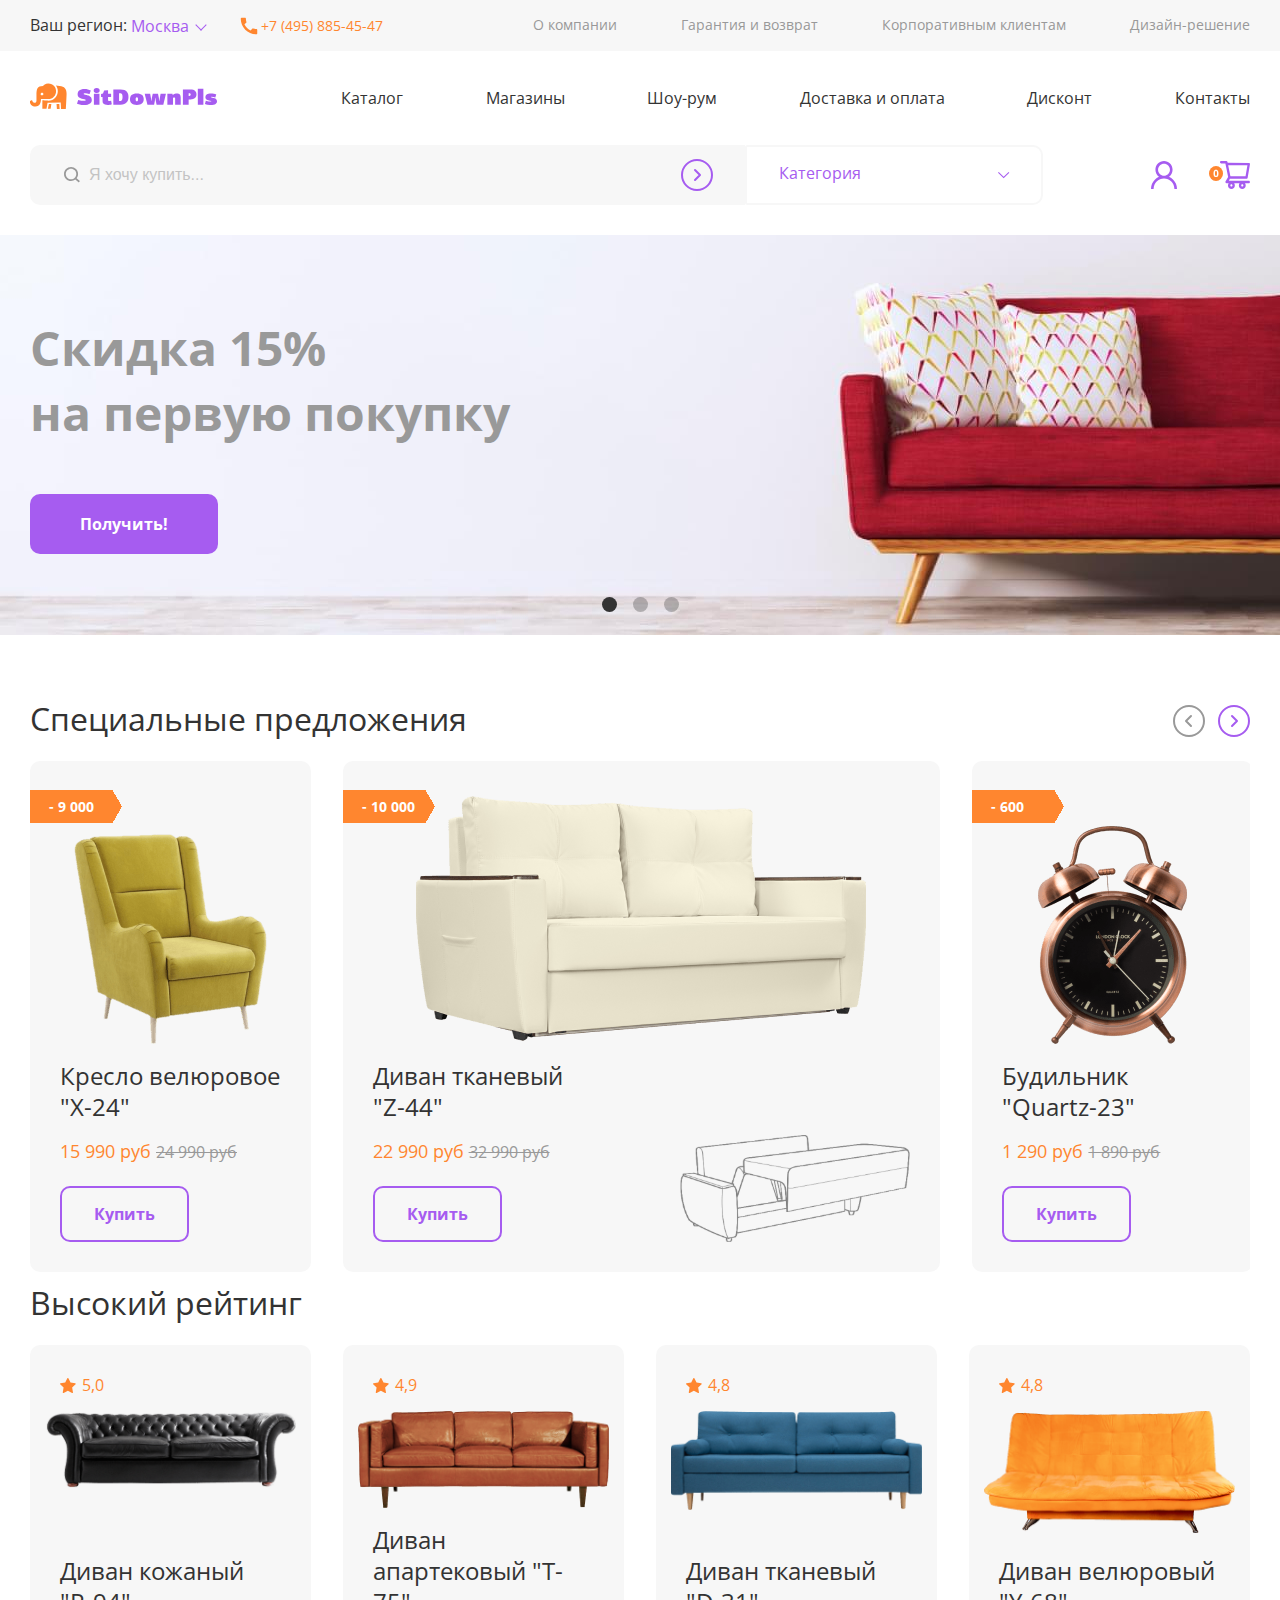
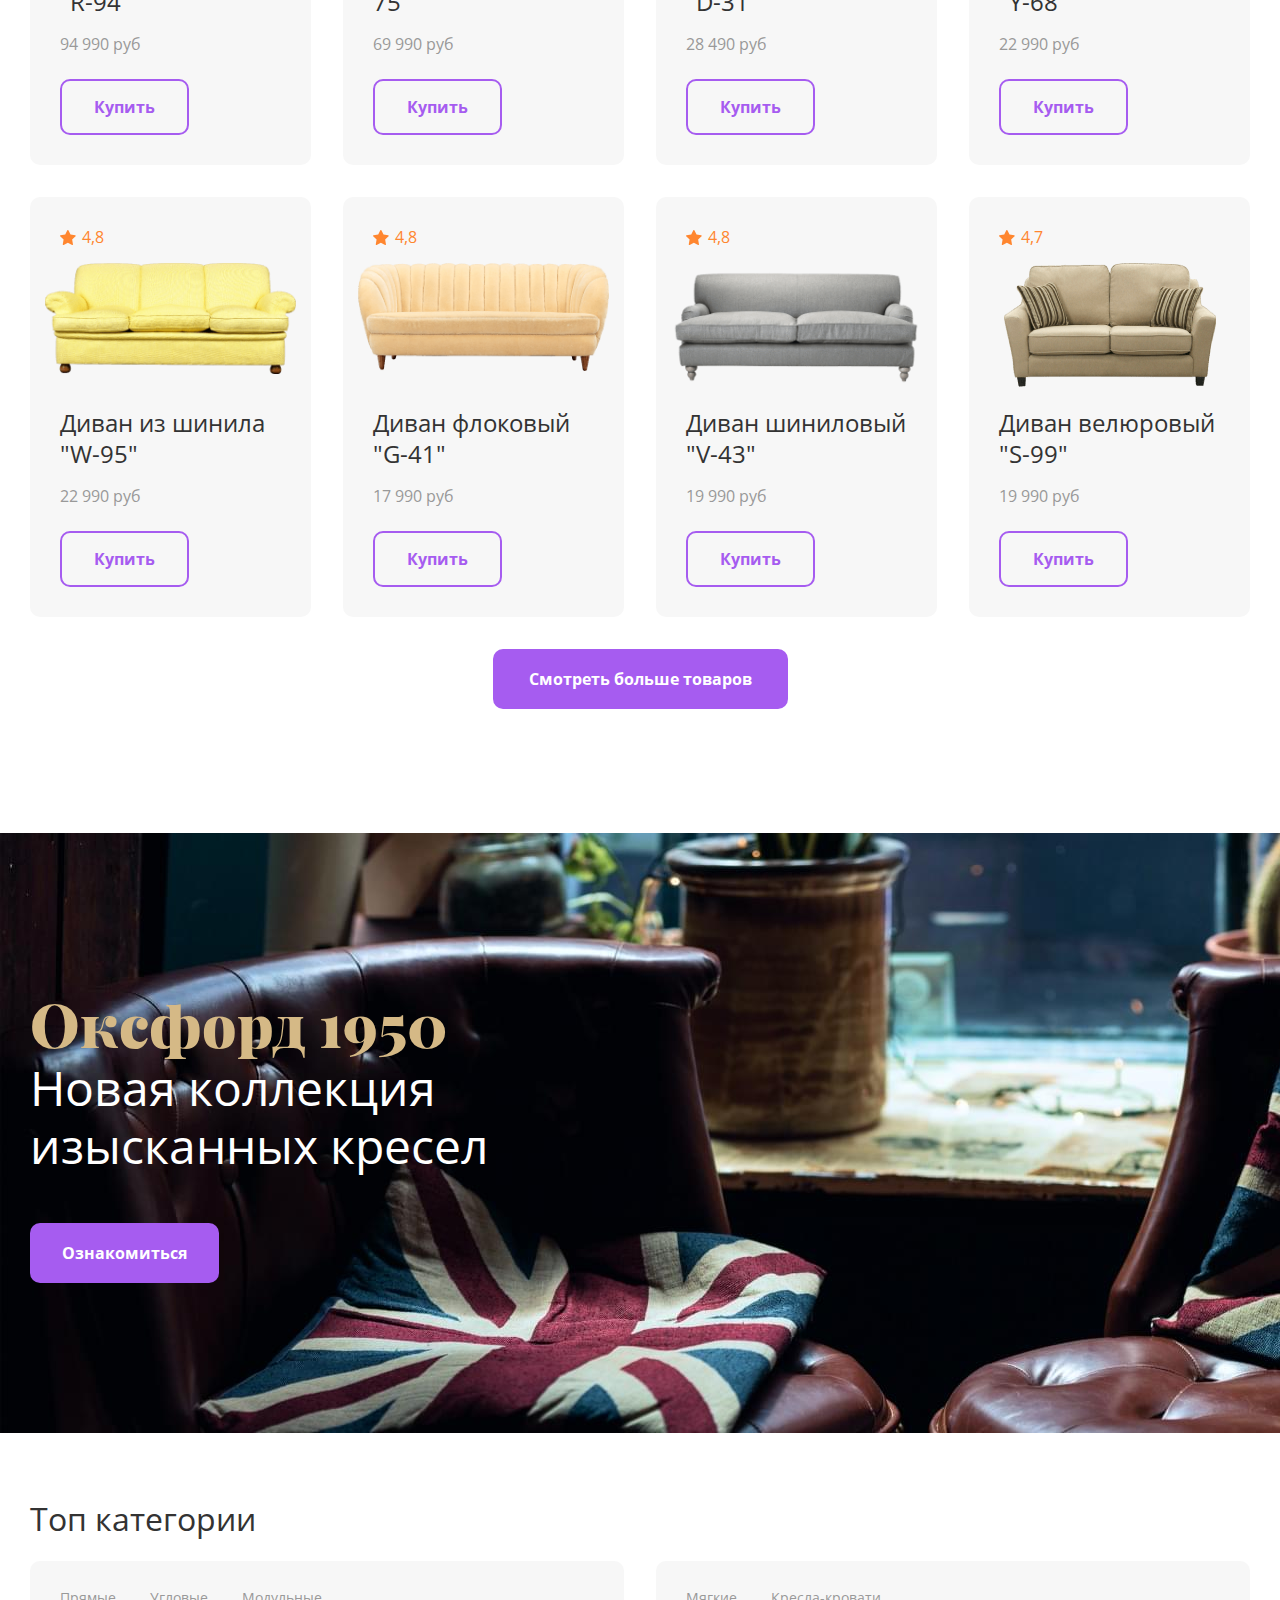
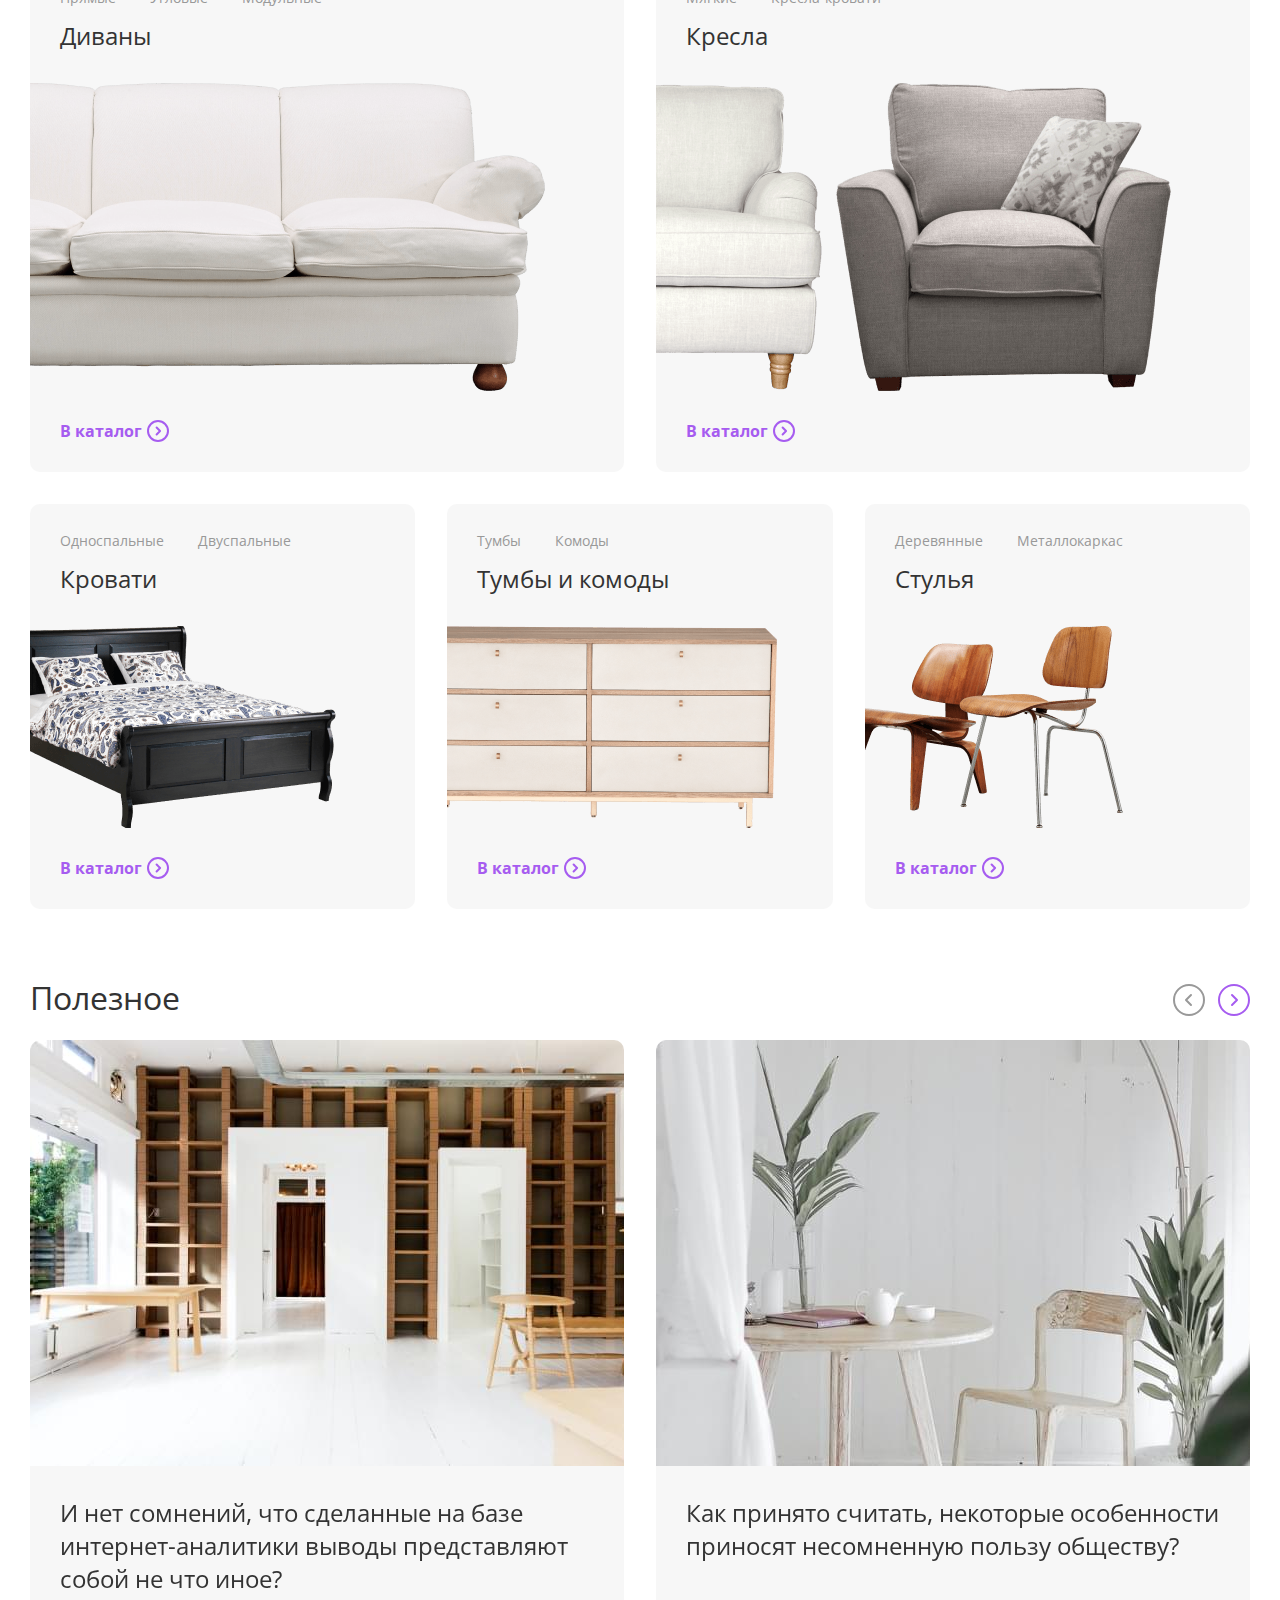
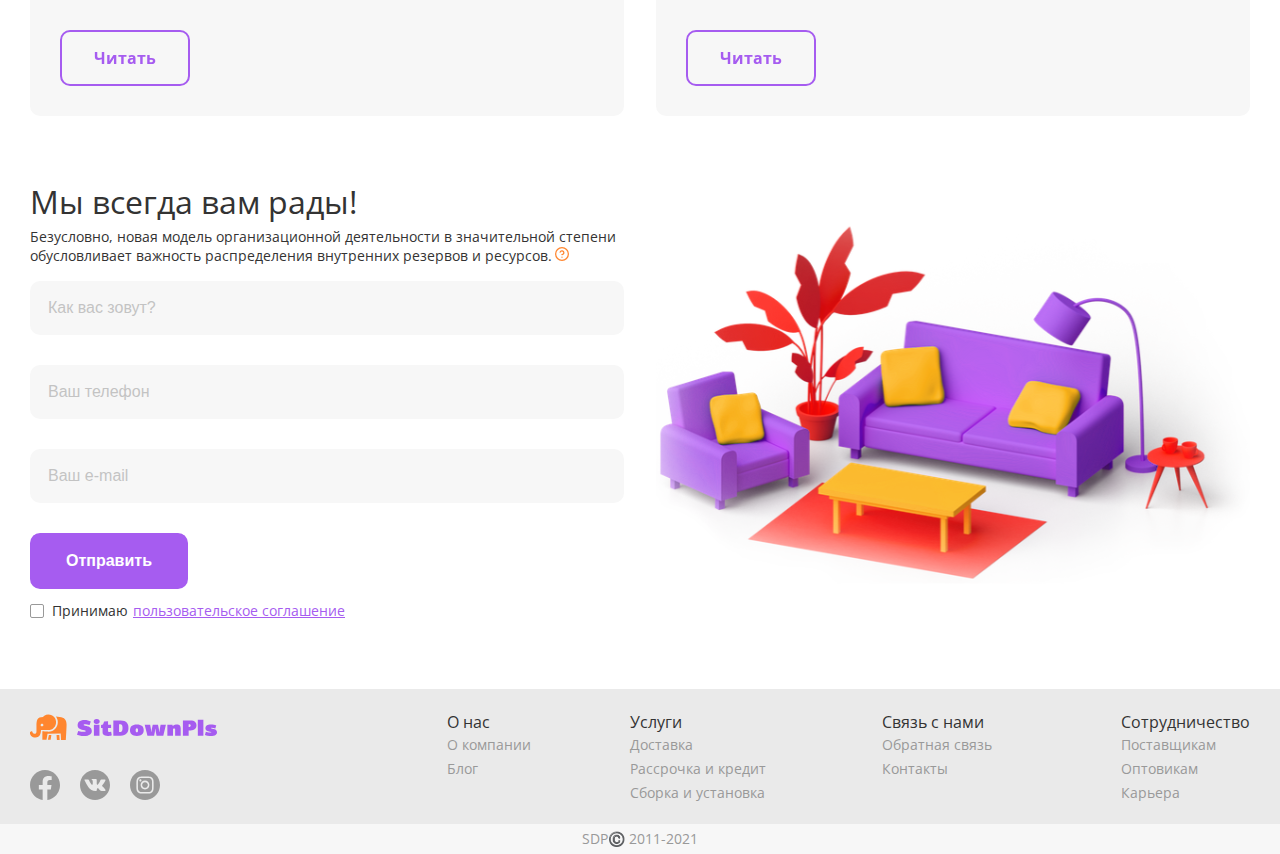
<file: index.html>
<!DOCTYPE html>
<html lang="ru">

<head>
    <meta charset="UTF-8">
    <meta http-equiv="X-UA-Compatible" content="IE=edge">
    <meta name="viewport" content="width=device-width,initial-scale=1">
    <title>SitDownPls</title>
    <link rel="icon" href="img/favicon.svg">
    <link rel="stylesheet" href="resources/choices.css">
    <link rel="stylesheet" href="resources/swiper-bundle.min.css">
    <link rel="stylesheet" href="main.css">
</head>

<body>
    <header class="header">
        <div class="header__top">
            <div class="logo">
                <div class="logo__container container"><a href="index.html" class="header__logo"><img src="img/logo.svg"
                            alt="Логотип компании SitDownPls"></a></div>
            </div>
            <div class="container header__container flex">
                <div class="header__info">
                    <div class="info">
                        <div class="region"><span class="header__geo">Ваш регион:</span> <select
                                class="geo header__select">
                                <option value="" class="header__option">Москва</option>
                                <option value="" class="header__option">Казань</option>
                                <option value="" class="header__option">Уфа</option>
                                <option value="" class="header__option">Пермь</option>
                            </select></div><a href="tel:+74958854547" class="header__tel"><svg width="18" height="18"
                                viewBox="0 0 18 18" fill="none" xmlns="http://www.w3.org/2000/svg">
                                <path
                                    d="M16.3425 12.0983C15.215 12.0983 14.1242 11.915 13.1067 11.585C12.7858 11.475 12.4283 11.5575 12.1808 11.805L10.7417 13.6108C8.1475 12.3733 5.71833 10.0358 4.42583 7.35L6.21333 5.82833C6.46083 5.57167 6.53417 5.21417 6.43333 4.89333C6.09417 3.87583 5.92 2.785 5.92 1.6575C5.92 1.1625 5.5075 0.75 5.0125 0.75H1.84083C1.34583 0.75 0.75 0.97 0.75 1.6575C0.75 10.1733 7.83583 17.25 16.3425 17.25C16.9933 17.25 17.25 16.6725 17.25 16.1683V13.0058C17.25 12.5108 16.8375 12.0983 16.3425 12.0983Z" />
                            </svg> +7 (495) 885-45-47</a>
                    </div>
                </div>
                <div class="list-block">
                    <div class="list">
                        <ul class="header__list flex list-reset">
                            <li class="header__item"><a href="" class="header__link">О компании</a></li>
                            <li class="header__item"><a href="" class="header__link">Гарантия и возврат</a></li>
                            <li class="header__item"><a href="" class="header__link">Корпоративным клиентам</a></li>
                            <li class="header__item"><a href="" class="header__link">Дизайн-решение</a></li>
                        </ul>
                    </div>
                </div>
            </div>
        </div>
        <div class="header__bottom">
            <div class="burger-menu">
                <nav class="header__nav nav">
                    <ul class="nav__list flex list-reset">
                        <li class="nav__item"><a href="catalog.html" class="nav__link">Каталог</a></li>
                        <li class="nav__item"><a href="" class="nav__link">Доставка и оплата</a></li>
                        <li class="nav__item"><a href="" class="nav__link">Магазины</a></li>
                        <li class="nav__item"><a href="" class="nav__link">Дисконт</a></li>
                        <li class="nav__item"><a href="" class="nav__link">Шоу-рум</a></li>
                        <li class="nav__item"><a href="" class="nav__link">Контакты</a></li>
                    </ul>
                </nav>
                <div class="list">
                    <ul class="header__list flex list-reset">
                        <li class="header__item"><a href="" class="header__link">О компании</a></li>
                        <li class="header__item"><a href="" class="header__link">Корпоративным клиентам</a></li>
                        <li class="header__item"><a href="" class="header__link">Гарантия и возврат</a></li>
                        <li class="header__item"><a href="" class="header__link">Дизайн-решение</a></li>
                    </ul>
                </div>
            </div>
            <div class="container">
                <div class="header__navigation flex"><button class="burger"><span class="burger__line"></span> <span
                            class="burger__line"></span> <span class="burger__line"></span></button> <a
                        href="index.html" class="header__logo"><img src="img/logo.svg"
                            alt="Логотип компании SitDownPls"></a>
                    <nav class="header__nav nav">
                        <ul class="nav__list flex list-reset">
                            <li class="nav__item"><a href="catalog.html" class="nav__link">Каталог</a></li>
                            <li class="nav__item"><a href="" class="nav__link">Магазины</a></li>
                            <li class="nav__item"><a href="" class="nav__link">Шоу-рум</a></li>
                            <li class="nav__item"><a href="" class="nav__link">Доставка и оплата</a></li>
                            <li class="nav__item"><a href="" class="nav__link">Дисконт</a></li>
                            <li class="nav__item"><a href="" class="nav__link">Контакты</a></li>
                        </ul>
                    </nav>
                </div>
                <div class="header__profile flex">
                    <form class="header__form"><label class="header__label"><input class="header__search" type="text"
                                placeholder="Я хочу купить..."> <span class="search-icon"><svg width="20" height="20"
                                    viewBox="0 0 20 20" fill="none" xmlns="http://www.w3.org/2000/svg">
                                    <path
                                        d="M17.8187 16.0625L14.607 13.3156C15.5516 12.0945 16.0625 10.6016 16.0625 9.03125C16.0625 7.15156 15.3289 5.38906 14.0023 4.06016C12.6758 2.73125 10.9086 2 9.03125 2C7.15391 2 5.38672 2.73359 4.06016 4.06016C2.73125 5.38672 2 7.15156 2 9.03125C2 10.9086 2.73359 12.6758 4.06016 14.0023C5.38672 15.3312 7.15156 16.0625 9.03125 16.0625C10.6016 16.0625 12.0922 15.5516 13.3133 14.6094L16.5249 17.3539C16.5428 17.3718 16.564 17.3859 16.5873 17.3956C16.6106 17.4053 16.6356 17.4102 16.6609 17.4102C16.6861 17.4102 16.7111 17.4053 16.7344 17.3956C16.7578 17.3859 16.7789 17.3718 16.7968 17.3539L17.8187 16.3344C17.8365 16.3165 17.8507 16.2953 17.8604 16.272C17.87 16.2487 17.875 16.2237 17.875 16.1984C17.875 16.1732 17.87 16.1482 17.8604 16.1249C17.8507 16.1015 17.8365 16.0803 17.8187 16.0625ZM12.7438 12.7438C11.75 13.7352 10.4328 14.2812 9.03125 14.2812C7.62969 14.2812 6.3125 13.7352 5.31875 12.7438C4.32734 11.75 3.78125 10.4328 3.78125 9.03125C3.78125 7.62969 4.32734 6.31016 5.31875 5.31875C6.3125 4.32734 7.62969 3.78125 9.03125 3.78125C10.4328 3.78125 11.7523 4.325 12.7438 5.31875C13.7352 6.3125 14.2812 7.62969 14.2812 9.03125C14.2812 10.4328 13.7352 11.7523 12.7438 12.7438Z" />
                                </svg> </span><span class="arrow"></span></label> <select
                            class="category header__category">
                            <option value="" class="header__option">Категория</option>
                            <option class="header__option">Диваны</option>
                            <option class="header__option">Кресла</option>
                            <option class="header__option">Пуфы</option>
                            <option class="header__option">Кровати</option>
                            <option class="header__option">Тумбы</option>
                            <option class="header__option">Комоды</option>
                            <option class="header__option">Стулья</option>
                            <option class="header__option">Столы</option>
                            <option class="header__option">Аксессуары</option>
                        </select></form><button class="header__account"><svg width="26" height="28" viewBox="0 0 26 28"
                            fill="none" xmlns="http://www.w3.org/2000/svg">
                            <path
                                d="M24.98 22.8503C24.3278 21.2785 23.3813 19.8508 22.1933 18.6467C21.0089 17.4392 19.6059 16.4764 18.0617 15.8116C18.0478 15.8045 18.034 15.801 18.0202 15.794C20.1742 14.2111 21.5744 11.6327 21.5744 8.72362C21.5744 3.90452 17.7367 0 13 0C8.26333 0 4.42559 3.90452 4.42559 8.72362C4.42559 11.6327 5.82585 14.2111 7.97982 15.7975C7.96599 15.8045 7.95216 15.808 7.93833 15.8151C6.38941 16.4799 4.99952 17.4332 3.80671 18.6503C2.61981 19.8553 1.67349 21.2827 1.02003 22.8538C0.37806 24.3918 0.0318323 26.0409 8.64563e-05 27.7116C-0.000836348 27.7491 0.00563604 27.7864 0.0191224 27.8214C0.0326088 27.8564 0.0528363 27.8882 0.0786128 27.9151C0.104389 27.942 0.135194 27.9633 0.16921 27.9779C0.203227 27.9925 0.239768 28 0.27668 28H2.35113C2.50326 28 2.62427 27.8769 2.62773 27.7256C2.69688 25.01 3.76868 22.4668 5.66335 20.5392C7.62371 18.5447 10.2271 17.4472 13 17.4472C15.7729 17.4472 18.3763 18.5447 20.3367 20.5392C22.2313 22.4668 23.3031 25.01 23.3723 27.7256C23.3757 27.8804 23.4967 28 23.6489 28H25.7233C25.7602 28 25.7968 27.9925 25.8308 27.9779C25.8648 27.9633 25.8956 27.942 25.9214 27.9151C25.9472 27.8882 25.9674 27.8564 25.9809 27.8214C25.9944 27.7864 26.0008 27.7491 25.9999 27.7116C25.9653 26.0301 25.6231 24.3945 24.98 22.8503ZM13 14.7739C11.413 14.7739 9.91943 14.1442 8.79577 13.001C7.67211 11.8578 7.05323 10.3382 7.05323 8.72362C7.05323 7.10905 7.67211 5.58945 8.79577 4.44623C9.91943 3.30301 11.413 2.67337 13 2.67337C14.587 2.67337 16.0806 3.30301 17.2042 4.44623C18.3279 5.58945 18.9468 7.10905 18.9468 8.72362C18.9468 10.3382 18.3279 11.8578 17.2042 13.001C16.0806 14.1442 14.587 14.7739 13 14.7739Z" />
                        </svg></button> <button class="header__cart"><svg width="41" height="28" viewBox="0 0 41 28"
                            fill="none" xmlns="http://www.w3.org/2000/svg">
                            <g clip-path="url(#clip0_664_1458)">
                                <path
                                    d="M39.8162 19.8503H19.902L20.9019 17.7365L37.5154 17.7052C38.0772 17.7052 38.5588 17.2887 38.6591 16.7125L40.9599 3.34598C41.0201 2.99541 40.9298 2.63444 40.7091 2.36023C40.6 2.22528 40.4639 2.11658 40.3103 2.04166C40.1567 1.96674 39.9892 1.9274 39.8195 1.92637L18.6848 1.85348L18.5042 0.971861C18.3905 0.40957 17.9022 0 17.3471 0H12.1805C11.8674 0 11.5671 0.129087 11.3458 0.358864C11.1244 0.588641 11 0.900285 11 1.22524C11 1.55019 11.1244 1.86184 11.3458 2.09161C11.5671 2.32139 11.8674 2.45048 12.1805 2.45048H16.3907L17.1799 6.34486L19.1228 16.1086L16.6214 20.3466C16.4915 20.5286 16.4133 20.7446 16.3956 20.9704C16.3778 21.1961 16.4213 21.4225 16.5211 21.6239C16.7218 22.0369 17.1264 22.2973 17.5745 22.2973H19.6746C19.2269 22.9145 18.9851 23.6662 18.9857 24.4388C18.9857 26.4034 20.524 28 22.4168 28C24.3096 28 25.8478 26.4034 25.8478 24.4388C25.8478 23.6648 25.6004 22.9116 25.159 22.2973H30.5463C30.0986 22.9145 29.8568 23.6662 29.8574 24.4388C29.8574 26.4034 31.3957 28 33.2885 28C35.1812 28 36.7195 26.4034 36.7195 24.4388C36.7195 23.6648 36.4721 22.9116 36.0307 22.2973H39.8195C40.4683 22.2973 41 21.7489 41 21.072C40.9981 20.7474 40.8725 20.4368 40.6507 20.2079C40.4289 19.979 40.1289 19.8504 39.8162 19.8503ZM19.1763 4.26925L38.4317 4.33519L36.5456 15.2964L21.4202 15.3242L19.1763 4.26925ZM22.4168 25.5356C21.8349 25.5356 21.36 25.0428 21.36 24.4388C21.36 23.8349 21.8349 23.342 22.4168 23.342C22.9987 23.342 23.4735 23.8349 23.4735 24.4388C23.4735 24.7297 23.3622 25.0087 23.164 25.2144C22.9658 25.4201 22.6971 25.5356 22.4168 25.5356ZM33.2885 25.5356C32.7066 25.5356 32.2317 25.0428 32.2317 24.4388C32.2317 23.8349 32.7066 23.342 33.2885 23.342C33.8704 23.342 34.3452 23.8349 34.3452 24.4388C34.3452 24.7297 34.2339 25.0087 34.0357 25.2144C33.8375 25.4201 33.5687 25.5356 33.2885 25.5356Z" />
                                <ellipse cx="7" cy="12.5" rx="7" ry="7.5" fill="#FF862F" />
                                <path
                                    d="M9.49023 12.4307C9.49023 13.0068 9.44466 13.5212 9.35352 13.9736C9.26562 14.4261 9.1224 14.8102 8.92383 15.126C8.72852 15.4417 8.47135 15.6826 8.15234 15.8486C7.83333 16.0146 7.44596 16.0977 6.99023 16.0977C6.41732 16.0977 5.94694 15.9528 5.5791 15.6631C5.21126 15.3701 4.93945 14.9502 4.76367 14.4033C4.58789 13.8532 4.5 13.1956 4.5 12.4307C4.5 11.6592 4.57975 11 4.73926 10.4531C4.90202 9.90299 5.16569 9.48145 5.53027 9.18848C5.89486 8.89551 6.38151 8.74902 6.99023 8.74902C7.5599 8.74902 8.02865 8.89551 8.39648 9.18848C8.76758 9.47819 9.04264 9.89811 9.22168 10.4482C9.40072 10.9951 9.49023 11.6559 9.49023 12.4307ZM5.99902 12.4307C5.99902 12.9743 6.02832 13.4284 6.08691 13.793C6.14876 14.1543 6.2513 14.4261 6.39453 14.6084C6.53776 14.7907 6.73633 14.8818 6.99023 14.8818C7.24089 14.8818 7.43783 14.7923 7.58105 14.6133C7.72754 14.431 7.83171 14.1592 7.89355 13.7979C7.9554 13.4333 7.98633 12.9775 7.98633 12.4307C7.98633 11.887 7.9554 11.4329 7.89355 11.0684C7.83171 10.7038 7.72754 10.4303 7.58105 10.248C7.43783 10.0625 7.24089 9.96973 6.99023 9.96973C6.73633 9.96973 6.53776 10.0625 6.39453 10.248C6.2513 10.4303 6.14876 10.7038 6.08691 11.0684C6.02832 11.4329 5.99902 11.887 5.99902 12.4307Z"
                                    fill="white" />
                            </g>
                            <defs>
                                <clipPath id="clip0_664_1458">
                                    <rect width="41" height="28" fill="white" />
                                </clipPath>
                            </defs>
                        </svg></button>
                </div>
            </div>
        </div>
    </header>
    <main class="main">
        <h1 class="visually-hidden">Интернет-магазин мебели SitDownPls</h1>
        <section class="hero">
            <div id="swiper-hero" class="swiper">
                <div class="swiper-wrapper">
                    <div class="swiper-slide slide-1">
                        <div class="container">
                            <p class="hero__caption">Скидка&nbsp;15% на&nbsp;первую покупку</p><a href=""
                                class="hero__link">Получить!</a>
                        </div>
                    </div>
                    <div class="swiper-slide slide-2">
                        <div class="container">
                            <p class="hero__caption">1000+ аксессуаров для дома</p><a href=""
                                class="hero__link">Подробнее</a>
                        </div>
                    </div>
                    <div class="swiper-slide slide-3">
                        <div class="container">
                            <p class="hero__caption">Коллекция стильного и&nbsp;яркого текстиля</p><a href=""
                                class="hero__link">Подробнее</a>
                        </div>
                    </div>
                </div>
                <div id="pagination-hero" class="swiper-pagination"></div>
            </div>
            <div class="container"><a href="" class="hero__link link-320">Получить!</a></div>
        </section>
        <section class="special">
            <div class="container special__container">
                <div class="special__block flex">
                    <h2 class="section-title special__title">Специальные предложения</h2>
                    <div class="special-btns btns">
                        <div id="prev-special" class="swiper-button-prev"><svg width="32" height="32"
                                viewBox="0 0 32 32" fill="none" xmlns="http://www.w3.org/2000/svg">
                                <g clip-path="url(#clip0_663_1759)">
                                    <circle cx="16" cy="16" r="15" transform="matrix(-1 0 0 1 32 0)" stroke-width="2" />
                                    <path d="M18 11L13 16L18 21" stroke-width="2" stroke-linecap="round"
                                        stroke-linejoin="round" />
                                </g>
                                <defs>
                                    <clipPath id="clip0_663_1759">
                                        <rect width="32" height="32" fill="white" transform="matrix(-1 0 0 1 32 0)" />
                                    </clipPath>
                                </defs>
                            </svg></div>
                        <div id="next-special" class="swiper-button-next"><svg width="32" height="32"
                                viewBox="0 0 32 32" fill="none" xmlns="http://www.w3.org/2000/svg">
                                <g clip-path="url(#clip0_663_1756)">
                                    <circle cx="16" cy="16" r="15" stroke-width="2" />
                                    <path d="M14 11L19 16L14 21" stroke-width="2" stroke-linecap="round"
                                        stroke-linejoin="round" />
                                </g>
                                <defs>
                                    <clipPath id="clip0_663_1756">
                                        <rect width="32" height="32" fill="white" />
                                    </clipPath>
                                </defs>
                            </svg></div>
                    </div>
                </div>
                <div id="swiper-special" class="swiper">
                    <div class="swiper-wrapper">
                        <div class="swiper-slide">
                            <article class="product"><span class="product__sale">- 9&nbsp;000</span> <img
                                    src="img/special-1.png" alt="">
                                <h3 class="product__name">Кресло велюровое "X-24"</h3><span
                                    class="product__current-price">15&nbsp;990 руб <span
                                        class="product__price">24&nbsp;990 руб</span></span> <a href=""
                                    class="product__link">Купить</a>
                            </article>
                        </div>
                        <div class="swiper-slide">
                            <article class="product product-2"><span class="product__sale">- 10&nbsp;000</span>
                                <picture>
                                    <source srcset="img/special-2-1024.png" media="(max-width: 1024px)"><img
                                        src="img/special-2.png" alt="">
                                </picture>
                                <h3 class="product__name">Диван тканевый "Z-44"</h3><span
                                    class="product__current-price">22&nbsp;990 руб <span
                                        class="product__price">32&nbsp;990 руб</span></span> <a href=""
                                    class="product__link">Купить</a>
                            </article>
                        </div>
                        <div class="swiper-slide">
                            <article class="product"><span class="product__sale">- 600</span> <img
                                    src="img/special-3.png" alt="">
                                <h3 class="product__name">Будильник "Quartz-23"</h3><span
                                    class="product__current-price">1&nbsp;290 руб <span
                                        class="product__price">1&nbsp;890 руб</span></span> <a href=""
                                    class="product__link">Купить</a>
                            </article>
                        </div>
                        <div class="swiper-slide">
                            <article class="product"><span class="product__sale">- 300</span> <img
                                    src="img/special-4.png" alt="">
                                <h3 class="product__name">Мини-скульптура "Oh&nbsp;my&nbsp;deer";</h3><span
                                    class="product__current-price">690 руб <span class="product__price">990
                                        руб</span></span> <a href="" class="product__link">Купить</a>
                            </article>
                        </div>
                        <div class="swiper-slide">
                            <article class="product product-5"><span class="product__sale">- 10&nbsp;000</span>
                                <picture>
                                    <source srcset="img/special-5-1024.png" media="(max-width: 1024px)"><img
                                        src="img/special-5.png" alt="">
                                </picture>
                                <h3 class="product__name">Диван вел-флок "Z-85"</h3><span
                                    class="product__current-price">22&nbsp;990 руб <span
                                        class="product__price">32&nbsp;990 руб</span></span> <a href=""
                                    class="product__link">Купить</a>
                            </article>
                        </div>
                        <div class="swiper-slide">
                            <article class="product"><span class="product__sale">- 700</span> <img
                                    src="img/special-6.png" alt="">
                                <h3 class="product__name">Термометр + гидрометр "H-18"</h3><span
                                    class="product__current-price">1&nbsp;390 руб <span
                                        class="product__price">2&nbsp;090 руб</span></span> <a href=""
                                    class="product__link">Купить</a>
                            </article>
                        </div>
                    </div>
                </div>
            </div>
        </section>
        <section class="rating rating-one">
            <div class="container">
                <h2 class="section-title rating__title">Высокий рейтинг</h2>
                <ul class="rating__list list-reset">
                    <li class="rating__item">
                        <article class="product"><span class="product__rating">5,0</span>
                            <picture>
                                <source srcset="img/rating-1-320.png" media="(max-width: 480px)"><img
                                    src="img/rating-1.png" alt="">
                            </picture>
                            <div class="product__content">
                                <h3 class="product__name">Диван кожаный<br>"R-94"</h3><span
                                    class="product__price">94&nbsp;990 руб</span> <a href=""
                                    class="product__link">Купить</a>
                            </div>
                        </article>
                    </li>
                    <li class="rating__item">
                        <article class="product"><span class="product__rating">4,9</span>
                            <picture>
                                <source srcset="img/rating-2-320.png" media="(max-width: 480px)"><img
                                    src="img/rating-2.png" alt="">
                            </picture>
                            <div class="product__content">
                                <h3 class="product__name">Диван апартековый "T-75"</h3><span
                                    class="product__price">69&nbsp;990 руб</span> <a href=""
                                    class="product__link">Купить</a>
                            </div>
                        </article>
                    </li>
                    <li class="rating__item">
                        <article class="product"><span class="product__rating">4,8</span>
                            <picture>
                                <source srcset="img/rating-3-320.png" media="(max-width: 480px)"><img
                                    src="img/rating-3.png" alt="">
                            </picture>
                            <div class="product__content">
                                <h3 class="product__name">Диван тканевый<br>"D-31"</h3><span
                                    class="product__price">28&nbsp;490 руб</span> <a href=""
                                    class="product__link">Купить</a>
                            </div>
                        </article>
                    </li>
                    <li class="rating__item">
                        <article class="product"><span class="product__rating">4,8</span>
                            <picture>
                                <source srcset="img/rating-4-320.png" media="(max-width: 480px)"><img
                                    src="img/rating-4.png" alt="">
                            </picture>
                            <div class="product__content">
                                <h3 class="product__name">Диван велюровый "Y-68"</h3><span
                                    class="product__price">22&nbsp;990 руб</span> <a href=""
                                    class="product__link">Купить</a>
                            </div>
                        </article>
                    </li>
                    <li class="rating__item">
                        <article class="product"><span class="product__rating">4,8</span>
                            <picture>
                                <source srcset="img/rating-5-320.png" media="(max-width: 480px)"><img
                                    src="img/rating-5.png" alt="">
                            </picture>
                            <div class="product__content">
                                <h3 class="product__name">Диван из&nbsp;шинила "W-95"</h3><span
                                    class="product__price">22&nbsp;990 руб</span> <a href=""
                                    class="product__link">Купить</a>
                            </div>
                        </article>
                    </li>
                    <li class="rating__item">
                        <article class="product"><span class="product__rating">4,8</span>
                            <picture>
                                <source srcset="img/rating-6-320.png" media="(max-width: 480px)"><img
                                    src="img/rating-6.png" alt="">
                            </picture>
                            <div class="product__content">
                                <h3 class="product__name">Диван флоковый "G-41"</h3><span
                                    class="product__price">17&nbsp;990 руб</span> <a href=""
                                    class="product__link">Купить</a>
                            </div>
                        </article>
                    </li>
                    <li class="rating__item">
                        <article class="product"><span class="product__rating">4,8</span>
                            <picture>
                                <source srcset="img/rating-7-320.png" media="(max-width: 480px)"><img
                                    src="img/rating-7.png" alt="">
                            </picture>
                            <div class="product__content">
                                <h3 class="product__name">Диван шиниловый "V-43"</h3><span
                                    class="product__price">19&nbsp;990 руб</span> <a href=""
                                    class="product__link">Купить</a>
                            </div>
                        </article>
                    </li>
                    <li class="rating__item">
                        <article class="product"><span class="product__rating">4,7</span>
                            <picture>
                                <source srcset="img/rating-8-320.png" media="(max-width: 480px)"><img
                                    src="img/rating-8.png" alt="">
                            </picture>
                            <div class="product__content">
                                <h3 class="product__name">Диван велюровый "S-99"</h3><span
                                    class="product__price">19&nbsp;990 руб</span> <a href=""
                                    class="product__link">Купить</a>
                            </div>
                        </article>
                    </li>
                    <li class="rating__item">
                        <article class="product"><span class="product__rating">4,7</span>
                            <picture>
                                <source srcset="img/rating-9-320.png" media="(max-width:480px)"><img
                                    src="img/rating-9.png" alt="">
                            </picture>
                            <div class="product__content">
                                <h3 class="product__name">Диван из&nbsp;кожзама "F-85"</h3><span
                                    class="product__price">26&nbsp;990 руб</span> <a href=""
                                    class="product__link">Купить</a>
                            </div>
                        </article>
                    </li>
                    <li class="rating__item">
                        <article class="product"><span class="product__rating">4,6</span>
                            <picture>
                                <source srcset="img/rating-10-320.png" media="(max-width:480px)"><img
                                    src="img/rating-10.png" alt="">
                            </picture>
                            <div class="product__content">
                                <h3 class="product__name">Диван флоковый "H-64"</h3><span
                                    class="product__price">25&nbsp;990 руб</span> <a href=""
                                    class="product__link">Купить</a>
                            </div>
                        </article>
                    </li>
                    <li class="rating__item">
                        <article class="product"><span class="product__rating">4,6</span>
                            <picture>
                                <source srcset="img/rating-11-320.png" media="(max-width:480px)"><img
                                    src="img/rating-11.png" alt="">
                            </picture>
                            <div class="product__content">
                                <h3 class="product__name">Диван флоковый "H-58"</h3><span
                                    class="product__price">23&nbsp;990 руб</span> <a href=""
                                    class="product__link">Купить</a>
                            </div>
                        </article>
                    </li>
                    <li class="rating__item">
                        <article class="product"><span class="product__rating">4,6</span>
                            <picture>
                                <source srcset="img/rating-12-320.png" media="(max-width:480px)"><img
                                    src="img/rating-12.png" alt="">
                            </picture>
                            <div class="product__content">
                                <h3 class="product__name">Диван из&nbsp;кожзама "R-43"</h3><span
                                    class="product__price">33&nbsp;990 руб</span> <a href=""
                                    class="product__link">Купить</a>
                            </div>
                        </article>
                    </li>
                    <li class="rating__item">
                        <article class="product"><span class="product__rating">4,6</span>
                            <picture>
                                <source srcset="img/rating-13-320.png" media="(max-width:480px)"><img
                                    src="img/rating-13.png" alt="">
                            </picture>
                            <div class="product__content">
                                <h3 class="product__name">Диван из&nbsp;шинила "С-42"</h3><span
                                    class="product__price">18&nbsp;990 руб</span> <a href=""
                                    class="product__link">Купить</a>
                            </div>
                        </article>
                    </li>
                    <li class="rating__item">
                        <article class="product"><span class="product__rating">4,6</span>
                            <picture>
                                <source srcset="img/rating-14-320.png" media="(max-width:480px)"><img
                                    src="img/rating-14.png" alt="">
                            </picture>
                            <div class="product__content">
                                <h3 class="product__name">Диван велюровый "U-58"</h3><span
                                    class="product__price">21&nbsp;990 руб</span> <a href=""
                                    class="product__link">Купить</a>
                            </div>
                        </article>
                    </li>
                    <li class="rating__item">
                        <article class="product"><span class="product__rating">4,5</span>
                            <picture>
                                <source srcset="img/rating-15-320.png" media="(max-width:480px)"><img
                                    src="img/rating-15.png" alt="">
                            </picture>
                            <div class="product__content">
                                <h3 class="product__name">Диван флоковый "F-41"</h3><span
                                    class="product__price">17&nbsp;990 руб</span> <a href=""
                                    class="product__link">Купить</a>
                            </div>
                        </article>
                    </li>
                    <li class="rating__item">
                        <article class="product"><span class="product__rating">4,5</span>
                            <picture>
                                <source srcset="img/rating-16-320.png" media="(max-width:480px)"><img
                                    src="img/rating-16.png" alt="">
                            </picture>
                            <div class="product__content">
                                <h3 class="product__name">Диван велюровый "R-85"</h3><span
                                    class="product__price">34&nbsp;990 руб</span> <a href=""
                                    class="product__link">Купить</a>
                            </div>
                        </article>
                    </li>
                    <li class="rating__item">
                        <article class="product"><span class="product__rating">4,5</span>
                            <picture>
                                <source srcset="img/rating-17-320.png" media="(max-width:480px)"><img
                                    src="img/rating-17.png" alt="">
                            </picture>
                            <div class="product__content">
                                <h3 class="product__name">Диван велюровый "S-44"</h3><span
                                    class="product__price">19&nbsp;990 руб</span> <a href=""
                                    class="product__link">Купить</a>
                            </div>
                        </article>
                    </li>
                    <li class="rating__item">
                        <article class="product"><span class="product__rating">4,5</span>
                            <picture>
                                <source srcset="img/rating-18-320.png" media="(max-width:480px)"><img
                                    src="img/rating-18.png" alt="">
                            </picture>
                            <div class="product__content">
                                <h3 class="product__name">Диван из&nbsp;шинила "С-80"</h3><span
                                    class="product__price">20&nbsp;990 руб</span> <a href=""
                                    class="product__link">Купить</a>
                            </div>
                        </article>
                    </li>
                </ul><a href="" class="rating__link">Смотреть больше товаров</a>
            </div>
        </section>
        <section class="new">
            <div class="new-block">
                <div class="container">
                    <div class="new__container">
                        <p class="new__name">Оксфорд 1950</p>
                        <h2 class="new__descr">Новая коллекция изысканных кресел</h2><a href=""
                            class="new__link">Ознакомиться</a>
                    </div>
                </div>
            </div>
            <div class="container btn-container"><a href="" class="new__link">Ознакомиться</a></div>
        </section>
        <section class="top">
            <div class="container">
                <h2 class="section-title top__title">Топ категории</h2>
                <ul class="top__list list-reset">
                    <li class="top__item item-1">
                        <article class="top__article category"><span class="categories"><span
                                    class="categories__text">Прямые</span> <span class="categories__text">Угловые</span>
                                <span class="categories__text">Модульные</span></span>
                            <h3 class="category__name">Диваны</h3><a href="" class="category__link sofas">В каталог <svg
                                    width="22" height="22" viewBox="0 0 22 22" fill="none"
                                    xmlns="http://www.w3.org/2000/svg">
                                    <g clip-path="url(#clip0_54091_2350)">
                                        <circle cx="11" cy="11" r="10" stroke-width="2" />
                                        <path d="M9.625 7.5625L13.0625 11L9.625 14.4375" stroke-width="2"
                                            stroke-linecap="round" stroke-linejoin="round" />
                                    </g>
                                    <defs>
                                        <clipPath id="clip0_54091_2350">
                                            <rect width="22" height="22" fill="white" />
                                        </clipPath>
                                    </defs>
                                </svg></a>
                        </article>
                    </li>
                    <li class="top__item item-2">
                        <article class="top__article category"><span class="categories"><span
                                    class="categories__text">Мягкие</span> <span
                                    class="categories__text">Кресла-кровати</span></span>
                            <h3 class="category__name">Кресла</h3><a href="" class="category__link armchair">В каталог
                                <svg width="22" height="22" viewBox="0 0 22 22" fill="none"
                                    xmlns="http://www.w3.org/2000/svg">
                                    <g clip-path="url(#clip0_54091_2350)">
                                        <circle cx="11" cy="11" r="10" stroke-width="2" />
                                        <path d="M9.625 7.5625L13.0625 11L9.625 14.4375" stroke-width="2"
                                            stroke-linecap="round" stroke-linejoin="round" />
                                    </g>
                                    <defs>
                                        <clipPath id="clip0_54091_2350">
                                            <rect width="22" height="22" fill="white" />
                                        </clipPath>
                                    </defs>
                                </svg></a>
                        </article>
                    </li>
                    <li class="top__item item-3">
                        <article class="top__article category"><span class="categories"><span
                                    class="categories__text">Односпальные</span> <span
                                    class="categories__text">Двуспальные</span></span>
                            <h3 class="category__name">Кровати</h3><a href="" class="category__link beds">В каталог <svg
                                    width="22" height="22" viewBox="0 0 22 22" fill="none"
                                    xmlns="http://www.w3.org/2000/svg">
                                    <g clip-path="url(#clip0_54091_2350)">
                                        <circle cx="11" cy="11" r="10" stroke-width="2" />
                                        <path d="M9.625 7.5625L13.0625 11L9.625 14.4375" stroke-width="2"
                                            stroke-linecap="round" stroke-linejoin="round" />
                                    </g>
                                    <defs>
                                        <clipPath id="clip0_54091_2350">
                                            <rect width="22" height="22" fill="white" />
                                        </clipPath>
                                    </defs>
                                </svg></a>
                        </article>
                    </li>
                    <li class="top__item item-4">
                        <article class="top__article category"><span class="categories"><span
                                    class="categories__text">Тумбы</span> <span
                                    class="categories__text">Комоды</span></span>
                            <h3 class="category__name">Тумбы и&nbsp;комоды</h3><a href=""
                                class="category__link curbstones-dressers">В каталог <svg width="22" height="22"
                                    viewBox="0 0 22 22" fill="none" xmlns="http://www.w3.org/2000/svg">
                                    <g clip-path="url(#clip0_54091_2350)">
                                        <circle cx="11" cy="11" r="10" stroke-width="2" />
                                        <path d="M9.625 7.5625L13.0625 11L9.625 14.4375" stroke-width="2"
                                            stroke-linecap="round" stroke-linejoin="round" />
                                    </g>
                                    <defs>
                                        <clipPath id="clip0_54091_2350">
                                            <rect width="22" height="22" fill="white" />
                                        </clipPath>
                                    </defs>
                                </svg></a>
                        </article>
                    </li>
                    <li class="top__item item-5">
                        <article class="top__article category"><span class="categories"><span
                                    class="categories__text">Деревянные</span> <span
                                    class="categories__text">Металлокаркас</span></span>
                            <h3 class="category__name">Стулья</h3><a href="" class="category__link chairs">В каталог
                                <svg width="22" height="22" viewBox="0 0 22 22" fill="none"
                                    xmlns="http://www.w3.org/2000/svg">
                                    <g clip-path="url(#clip0_54091_2350)">
                                        <circle cx="11" cy="11" r="10" stroke-width="2" />
                                        <path d="M9.625 7.5625L13.0625 11L9.625 14.4375" stroke-width="2"
                                            stroke-linecap="round" stroke-linejoin="round" />
                                    </g>
                                    <defs>
                                        <clipPath id="clip0_54091_2350">
                                            <rect width="22" height="22" fill="white" />
                                        </clipPath>
                                    </defs>
                                </svg></a>
                        </article>
                    </li>
                </ul>
            </div>
        </section>
        <section class="useful">
            <div class="container useful__container">
                <div class="useful__block flex">
                    <h2 class="section-title useful__title">Полезное</h2>
                    <div class="useful-btns btns">
                        <div id="prev-useful" class="swiper-button-prev"><svg width="32" height="32" viewBox="0 0 32 32"
                                fill="none" xmlns="http://www.w3.org/2000/svg">
                                <g clip-path="url(#clip0_663_1759)">
                                    <circle cx="16" cy="16" r="15" transform="matrix(-1 0 0 1 32 0)" stroke-width="2" />
                                    <path d="M18 11L13 16L18 21" stroke-width="2" stroke-linecap="round"
                                        stroke-linejoin="round" />
                                </g>
                                <defs>
                                    <clipPath id="clip0_663_1759">
                                        <rect width="32" height="32" fill="white" transform="matrix(-1 0 0 1 32 0)" />
                                    </clipPath>
                                </defs>
                            </svg></div>
                        <div id="next-useful" class="swiper-button-next"><svg width="32" height="32" viewBox="0 0 32 32"
                                fill="none" xmlns="http://www.w3.org/2000/svg">
                                <g clip-path="url(#clip0_663_1756)">
                                    <circle cx="16" cy="16" r="15" stroke-width="2" />
                                    <path d="M14 11L19 16L14 21" stroke-width="2" stroke-linecap="round"
                                        stroke-linejoin="round" />
                                </g>
                                <defs>
                                    <clipPath id="clip0_663_1756">
                                        <rect width="32" height="32" fill="white" />
                                    </clipPath>
                                </defs>
                            </svg></div>
                    </div>
                </div>
                <div id="swiper-useful" class="swiper">
                    <div class="swiper-wrapper">
                        <div class="swiper-slide useful-1">
                            <div class="useful__content">
                                <p class="useful__descr">И&nbsp;нет сомнений, что сделанные на&nbsp;базе
                                    интернет-аналитики выводы представляют собой не&nbsp;что иное?</p><a href=""
                                    class="useful__link">Читать</a>
                            </div>
                        </div>
                        <div class="swiper-slide useful-2">
                            <div class="useful__content">
                                <p class="useful__descr">Как принято считать, некоторые особенности приносят несомненную
                                    пользу обществу?</p><a href="" class="useful__link">Читать</a>
                            </div>
                        </div>
                        <div class="swiper-slide useful-3">
                            <div class="useful__content">
                                <p class="useful__descr">Ясность нашей позиции очевидна: укрепление и&nbsp;развитие
                                    внутренней структуры?</p><a href="" class="useful__link">Читать</a>
                            </div>
                        </div>
                        <div class="swiper-slide useful-4">
                            <div class="useful__content">
                                <p class="useful__descr">Прежде всего, консультация с&nbsp;широким активом однозначно
                                    фиксирует необходимость распределения?</p><a href="" class="useful__link">Читать</a>
                            </div>
                        </div>
                        <div class="swiper-slide useful-5">
                            <div class="useful__content">
                                <p class="useful__descr">Как принято считать, некоторые особенности приносят несомненную
                                    пользу обществу?</p><a href="" class="useful__link">Читать</a>
                            </div>
                        </div>
                    </div>
                </div>
            </div>
        </section>
        <section class="feedback">
            <div class="container feedback__container">
                <div class="feedback__content">
                    <p class="feedback__name">Мы всегда вам рады!</p>
                    <p class="feedback__descr">Безусловно, новая модель организационной деятельности в&nbsp;значительной
                        степени обусловливает важность распределения внутренних резервов и&nbsp;ресурсов.<span
                            class="tooltip-container"> <span class="tooltip"></span></span></p>
                    <form class="feedback__form flex"><label class="feedback__label"><input id="name-home" type="text"
                                class="feedback__input" placeholder="Как вас зовут?"></label> <label
                            class="feedback__label"><input id="tel-home" type="text" class="feedback__input"
                                placeholder="Ваш телефон"></label> <label class="feedback__label"><input id="email-home"
                                type="text" class="feedback__input" placeholder="Ваш e-mail"></label> <button
                            type="submit" class="feedback__btn">Отправить</button> <label class="feedback__label"><input
                                class="feedback__checkbox" type="checkbox"> <span class="checkbox"></span> Принимаю <a
                                href="" class="feedback__policy">пользовательское соглашение</a></label></form>
                </div>
                <picture>
                    <source srcset="img/feedback-bg-768.svg" media="(max-width: 768px)"><img src="img/feedback-bg.svg"
                        alt="">
                </picture>
            </div>
        </section>
    </main>
    <footer class="footer">
        <div class="footer__top">
            <div class="container footer__container flex">
                <div class="footer__icons"><a href="index.html" class="footer__logo"><img src="img/logo.svg"
                            alt="Логотип компании SitDownPls"></a>
                    <ul class="footer__social social list-reset flex">
                        <li class="social__item"><a href="" class="social__link"><svg width="30" height="30"
                                    viewBox="0 0 30 30" fill="none" xmlns="http://www.w3.org/2000/svg">
                                    <path
                                        d="M15 0C6.74999 0 0 6.76205 0 15.0904C0 22.6205 5.48999 28.8705 12.66 30V19.4578H8.84999V15.0904H12.66V11.762C12.66 7.98193 14.895 5.90361 18.33 5.90361C19.965 5.90361 21.675 6.18976 21.675 6.18976V9.90964H19.785C17.925 9.90964 17.34 11.0693 17.34 12.259V15.0904H21.51L20.835 19.4578H17.34V30C20.8746 29.4395 24.0933 27.6288 26.4149 24.8947C28.7364 22.1606 30.008 18.6832 30 15.0904C30 6.76205 23.25 0 15 0Z" />
                                </svg></a></li>
                        <li class="social__item"><a href="" class="social__link"><svg width="30" height="30"
                                    viewBox="0 0 30 30" fill="none" xmlns="http://www.w3.org/2000/svg">
                                    <path
                                        d="M15 0C6.71601 0 0 6.7157 0 15C0 23.2843 6.71601 30 15 30C23.284 30 30 23.2843 30 15C30 6.7157 23.284 0 15 0ZM22.6088 16.6223C23.3079 17.3052 24.0476 17.9478 24.6752 18.7013C24.9532 19.0346 25.2153 19.3792 25.4148 19.7669C25.6996 20.3196 25.4425 20.9257 24.9477 20.9586L21.8747 20.958C21.081 21.0236 20.4494 20.7035 19.9169 20.1609C19.4919 19.7285 19.0975 19.2666 18.6881 18.8194C18.5208 18.6359 18.3447 18.4631 18.1347 18.3272C17.7158 18.0546 17.3518 18.1381 17.1118 18.5758C16.8672 19.0211 16.8114 19.5146 16.788 20.0102C16.7546 20.7348 16.5361 20.9242 15.809 20.9583C14.2554 21.031 12.7814 20.7953 11.4114 20.0121C10.2028 19.3212 9.26731 18.3462 8.45217 17.2423C6.86486 15.0902 5.64921 12.7283 4.55693 10.2985C4.3111 9.7513 4.49095 9.45852 5.09463 9.44716C6.0976 9.42783 7.10056 9.43028 8.10353 9.44624C8.51171 9.45268 8.78179 9.68624 8.93862 10.0714C9.48061 11.4049 10.1451 12.6737 10.9777 13.8503C11.1996 14.1637 11.4261 14.4761 11.7486 14.6974C12.1047 14.9417 12.376 14.861 12.5438 14.4635C12.6513 14.2109 12.6976 13.9409 12.7209 13.6702C12.8007 12.743 12.8102 11.8162 12.6721 10.8927C12.5862 10.3148 12.2612 9.94158 11.6851 9.83233C11.3917 9.77678 11.4347 9.66813 11.5774 9.50056C11.8251 9.21084 12.0571 9.03161 12.5208 9.03161L15.9928 9.031C16.5401 9.13841 16.6628 9.38394 16.7371 9.93514L16.7402 13.7936C16.7337 14.0069 16.8473 14.6391 17.2303 14.7787C17.5372 14.88 17.7397 14.6339 17.9233 14.4396C18.7559 13.556 19.3492 12.5131 19.8804 11.4338C20.1149 10.9577 20.3171 10.4652 20.5136 9.97166C20.6596 9.60675 20.8868 9.42721 21.2986 9.43335L24.642 9.43734C24.7406 9.43734 24.8406 9.43826 24.9382 9.45514C25.5017 9.55151 25.6561 9.79396 25.4817 10.3436C25.2074 11.2073 24.6743 11.9266 24.1531 12.6479C23.5946 13.4201 22.9989 14.1652 22.4458 14.9408C21.9376 15.6497 21.9778 16.0066 22.6088 16.6223Z" />
                                </svg></a></li>
                        <li class="social__item"><a href="" class="social__link"><svg width="30" height="30"
                                    viewBox="0 0 30 30" fill="none" xmlns="http://www.w3.org/2000/svg">
                                    <g clip-path="url(#clip0_38_39)">
                                        <path
                                            d="M12.1289 15C12.1289 16.5857 13.4143 17.8711 15 17.8711C16.5857 17.8711 17.8711 16.5857 17.8711 15C17.8711 13.4143 16.5857 12.1289 15 12.1289C13.4143 12.1289 12.1289 13.4143 12.1289 15Z"
                                            fill="#999999" />
                                        <path
                                            d="M8.28558 9.91991C8.4236 9.54591 8.64378 9.2074 8.92989 8.92953C9.20775 8.64343 9.54604 8.42325 9.92026 8.28523C10.2238 8.16736 10.6797 8.02705 11.5195 7.98883C12.4279 7.9474 12.7003 7.93848 15.0001 7.93848C17.3001 7.93848 17.5725 7.94717 18.4807 7.9886C19.3204 8.02705 19.7766 8.16736 20.0799 8.28523C20.4541 8.42325 20.7926 8.64343 21.0702 8.92953C21.3563 9.2074 21.5765 9.54568 21.7148 9.91991C21.8326 10.2234 21.9729 10.6796 22.0112 11.5193C22.0526 12.4275 22.0615 12.6999 22.0615 14.9999C22.0615 17.2997 22.0526 17.5721 22.0112 18.4805C21.9729 19.3203 21.8326 19.7762 21.7148 20.0797C21.5765 20.454 21.3566 20.7923 21.0705 21.0701C20.7926 21.3562 20.4543 21.5764 20.0801 21.7144C19.7766 21.8325 19.3204 21.9728 18.4807 22.011C17.5725 22.0525 17.3003 22.0612 15.0003 22.0612C12.7 22.0612 12.4277 22.0525 11.5197 22.011C10.6799 21.9728 10.2238 21.8325 9.92026 21.7144C9.16907 21.4247 8.57535 20.8309 8.28558 20.0797C8.16771 19.7762 8.0274 19.3203 7.98895 18.4805C7.94753 17.5721 7.93883 17.2997 7.93883 14.9999C7.93883 12.6999 7.94753 12.4275 7.98895 11.5193C8.02718 10.6796 8.16748 10.2234 8.28558 9.91991ZM15.0001 19.4226C17.4429 19.4226 19.4232 17.4426 19.4232 14.9997C19.4232 12.5569 17.4429 10.5768 15.0001 10.5768C12.5574 10.5768 10.5771 12.5569 10.5771 14.9997C10.5771 17.4426 12.5574 19.4226 15.0001 19.4226ZM10.4023 11.4356C10.9731 11.4356 11.4359 10.9728 11.4359 10.4019C11.4359 9.8311 10.9731 9.3683 10.4023 9.3683C9.83145 9.3683 9.36865 9.8311 9.36865 10.4019C9.36888 10.9728 9.83145 11.4356 10.4023 11.4356Z" />
                                        <path
                                            d="M15 0C23.283 0 30 6.717 30 15C30 23.283 23.283 30 15 30C6.717 30 0 23.283 0 15C0 6.717 6.717 0 15 0ZM6.43867 18.5511C6.48033 19.468 6.62613 20.094 6.83899 20.6419C7.28645 21.7989 8.20107 22.7135 9.35806 23.161C9.90578 23.3739 10.532 23.5194 11.4487 23.5613C12.3672 23.6032 12.6606 23.6133 14.9998 23.6133C17.3392 23.6133 17.6324 23.6032 18.5511 23.5613C19.4678 23.5194 20.094 23.3739 20.6417 23.161C21.2167 22.9447 21.7371 22.6057 22.1674 22.1674C22.6055 21.7374 22.9445 21.2167 23.1608 20.6419C23.3736 20.0942 23.5194 19.468 23.5611 18.5513C23.6034 17.6326 23.6133 17.3392 23.6133 15C23.6133 12.6608 23.6034 12.3674 23.5613 11.4489C23.5197 10.532 23.3741 9.90601 23.1612 9.35806C22.9449 8.78334 22.6057 8.26263 22.1674 7.83257C21.7374 7.39426 21.2167 7.05528 20.6419 6.83899C20.094 6.62613 19.468 6.48056 18.5511 6.43867C17.6326 6.39679 17.3392 6.38672 15 6.38672C12.6608 6.38672 12.3674 6.39679 11.4489 6.4389C10.532 6.48056 9.90601 6.62613 9.35806 6.83876C8.78334 7.05505 8.26263 7.39426 7.83234 7.83257C7.39426 8.26286 7.05505 8.78334 6.83899 9.35806C6.6259 9.90601 6.48033 10.532 6.43845 11.4489C6.39656 12.3674 6.38672 12.6608 6.38672 15C6.38672 17.3392 6.39656 17.6326 6.43867 18.5511Z" />
                                    </g>
                                    <defs>
                                        <clipPath id="clip0_38_39">
                                            <rect width="30" height="30" fill="white"
                                                transform="matrix(-1 0 0 1 30 0)" />
                                        </clipPath>
                                    </defs>
                                </svg></a></li>
                    </ul>
                </div>
                <div class="footer__navigation flex">
                    <div class="navigation">
                        <h2 class="navigation-title">О нас</h2>
                        <ul class="navigation__list list-reset">
                            <li class="navigation__item"><a class="navigation__link">О компании</a></li>
                            <li class="navigation__item"><a class="navigation__link">Блог</a></li>
                        </ul>
                    </div>
                    <div class="navigation">
                        <h2 class="navigation-title">Услуги</h2>
                        <ul class="navigation__list list-reset">
                            <li class="navigation__item"><a class="navigation__link">Доставка</a></li>
                            <li class="navigation__item"><a class="navigation__link">Рассрочка и кредит</a></li>
                            <li class="navigation__item"><a class="navigation__link">Сборка и установка</a></li>
                        </ul>
                    </div>
                    <div class="navigation">
                        <h2 class="navigation-title">Связь с нами</h2>
                        <ul class="navigation__list list-reset">
                            <li class="navigation__item"><a class="navigation__link">Обратная связь</a></li>
                            <li class="navigation__item"><a class="navigation__link">Контакты</a></li>
                        </ul>
                    </div>
                    <div class="navigation">
                        <h2 class="navigation-title">Сотрудничество</h2>
                        <ul class="navigation__list list-reset">
                            <li class="navigation__item"><a href="cooperation.html"
                                    class="navigation__link">Поставщикам</a></li>
                            <li class="navigation__item"><a class="navigation__link">Оптовикам</a></li>
                            <li class="navigation__item"><a class="navigation__link">Карьера</a></li>
                        </ul>
                    </div>
                </div>
            </div>
        </div><span class="footer__date">SDP©️ 2011-2021</span>
    </footer>
    <script src="resources/just-validate.js"></script>
    <script src="resources/choices.js"></script>
    <script src="resources/swiper-bundle.min.js"></script>
    <script src="resources/scroll.js"></script>
    <script src="app.js"></script>
</body>

</html>
</file>
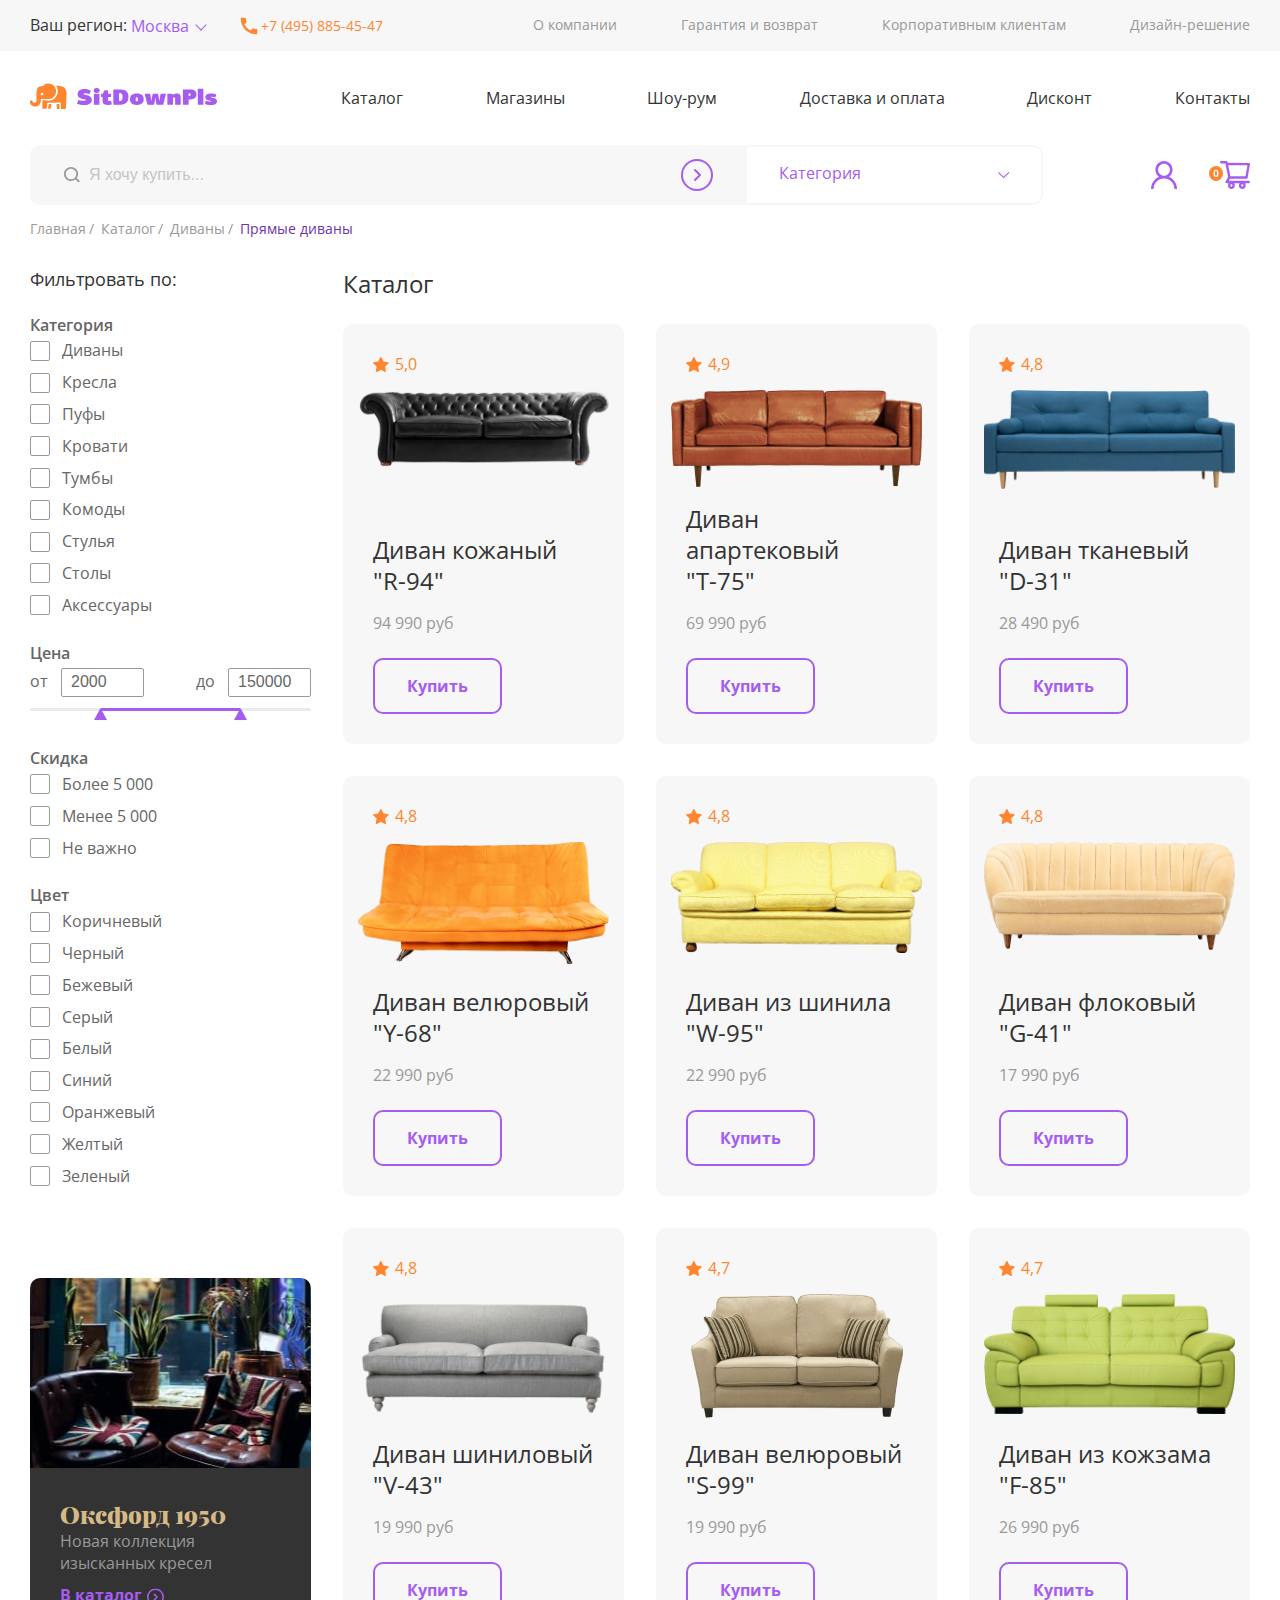
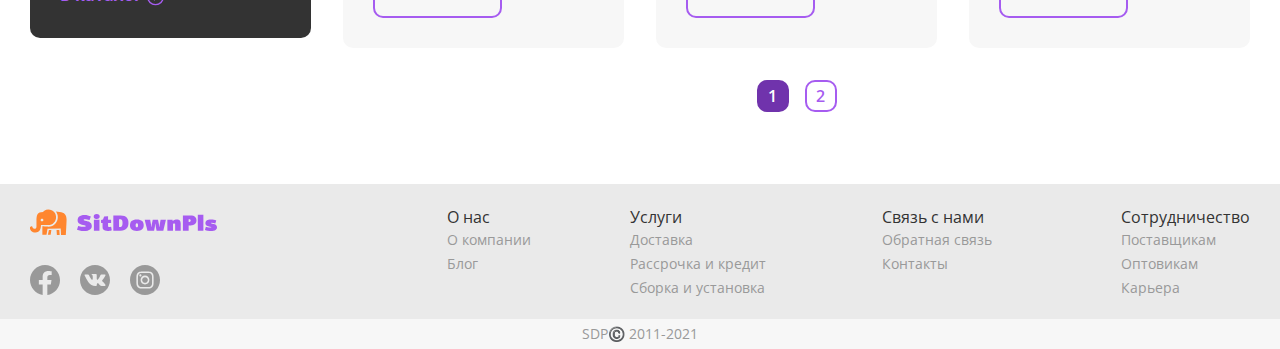
<file: catalog.html>
<!DOCTYPE html>
<html lang="ru">

<head>
    <meta charset="UTF-8">
    <meta http-equiv="X-UA-Compatible" content="IE=edge">
    <meta name="viewport" content="width=device-width,initial-scale=1">
    <title>SitDownPls</title>
    <link rel="icon" href="img/favicon.svg">
    <link rel="stylesheet" href="resources/choices.css">
    <link rel="stylesheet" href="resources/swiper-bundle.min.css">
    <link rel="stylesheet" href="main.css">
</head>

<body>
    <header class="header">
        <div class="header__top">
            <div class="logo">
                <div class="logo__container container"><a href="index.html" class="header__logo"><img src="img/logo.svg"
                            alt="Логотип компании SitDownPls"></a></div>
            </div>
            <div class="container header__container flex">
                <div class="header__info">
                    <div class="info">
                        <div class="region"><span class="header__geo">Ваш регион:</span> <select
                                class="geo header__select">
                                <option value="" class="header__option">Москва</option>
                                <option value="" class="header__option">Казань</option>
                                <option value="" class="header__option">Уфа</option>
                                <option value="" class="header__option">Пермь</option>
                            </select></div><a href="tel:+74958854547" class="header__tel"><svg width="18" height="18"
                                viewBox="0 0 18 18" fill="none" xmlns="http://www.w3.org/2000/svg">
                                <path
                                    d="M16.3425 12.0983C15.215 12.0983 14.1242 11.915 13.1067 11.585C12.7858 11.475 12.4283 11.5575 12.1808 11.805L10.7417 13.6108C8.1475 12.3733 5.71833 10.0358 4.42583 7.35L6.21333 5.82833C6.46083 5.57167 6.53417 5.21417 6.43333 4.89333C6.09417 3.87583 5.92 2.785 5.92 1.6575C5.92 1.1625 5.5075 0.75 5.0125 0.75H1.84083C1.34583 0.75 0.75 0.97 0.75 1.6575C0.75 10.1733 7.83583 17.25 16.3425 17.25C16.9933 17.25 17.25 16.6725 17.25 16.1683V13.0058C17.25 12.5108 16.8375 12.0983 16.3425 12.0983Z" />
                            </svg> +7 (495) 885-45-47</a>
                    </div>
                </div>
                <div class="list-block">
                    <div class="list">
                        <ul class="header__list flex list-reset">
                            <li class="header__item"><a href="" class="header__link">О компании</a></li>
                            <li class="header__item"><a href="" class="header__link">Гарантия и возврат</a></li>
                            <li class="header__item"><a href="" class="header__link">Корпоративным клиентам</a></li>
                            <li class="header__item"><a href="" class="header__link">Дизайн-решение</a></li>
                        </ul>
                    </div>
                </div>
            </div>
        </div>
        <div class="header__bottom">
            <div class="burger-menu">
                <nav class="header__nav nav">
                    <ul class="nav__list flex list-reset">
                        <li class="nav__item"><a href="catalog.html" class="nav__link">Каталог</a></li>
                        <li class="nav__item"><a href="" class="nav__link">Доставка и оплата</a></li>
                        <li class="nav__item"><a href="" class="nav__link">Магазины</a></li>
                        <li class="nav__item"><a href="" class="nav__link">Дисконт</a></li>
                        <li class="nav__item"><a href="" class="nav__link">Шоу-рум</a></li>
                        <li class="nav__item"><a href="" class="nav__link">Контакты</a></li>
                    </ul>
                </nav>
                <div class="list">
                    <ul class="header__list flex list-reset">
                        <li class="header__item"><a href="" class="header__link">О компании</a></li>
                        <li class="header__item"><a href="" class="header__link">Корпоративным клиентам</a></li>
                        <li class="header__item"><a href="" class="header__link">Гарантия и возврат</a></li>
                        <li class="header__item"><a href="" class="header__link">Дизайн-решение</a></li>
                    </ul>
                </div>
            </div>
            <div class="container">
                <div class="header__navigation flex"><button class="burger"><span class="burger__line"></span> <span
                            class="burger__line"></span> <span class="burger__line"></span></button> <a
                        href="index.html" class="header__logo"><img src="img/logo.svg"
                            alt="Логотип компании SitDownPls"></a>
                    <nav class="header__nav nav">
                        <ul class="nav__list flex list-reset">
                            <li class="nav__item"><a href="catalog.html" class="nav__link">Каталог</a></li>
                            <li class="nav__item"><a href="" class="nav__link">Магазины</a></li>
                            <li class="nav__item"><a href="" class="nav__link">Шоу-рум</a></li>
                            <li class="nav__item"><a href="" class="nav__link">Доставка и оплата</a></li>
                            <li class="nav__item"><a href="" class="nav__link">Дисконт</a></li>
                            <li class="nav__item"><a href="" class="nav__link">Контакты</a></li>
                        </ul>
                    </nav>
                </div>
                <div class="header__profile flex">
                    <form class="header__form"><label class="header__label"><input class="header__search" type="text"
                                placeholder="Я хочу купить..."> <span class="search-icon"><svg width="20" height="20"
                                    viewBox="0 0 20 20" fill="none" xmlns="http://www.w3.org/2000/svg">
                                    <path
                                        d="M17.8187 16.0625L14.607 13.3156C15.5516 12.0945 16.0625 10.6016 16.0625 9.03125C16.0625 7.15156 15.3289 5.38906 14.0023 4.06016C12.6758 2.73125 10.9086 2 9.03125 2C7.15391 2 5.38672 2.73359 4.06016 4.06016C2.73125 5.38672 2 7.15156 2 9.03125C2 10.9086 2.73359 12.6758 4.06016 14.0023C5.38672 15.3312 7.15156 16.0625 9.03125 16.0625C10.6016 16.0625 12.0922 15.5516 13.3133 14.6094L16.5249 17.3539C16.5428 17.3718 16.564 17.3859 16.5873 17.3956C16.6106 17.4053 16.6356 17.4102 16.6609 17.4102C16.6861 17.4102 16.7111 17.4053 16.7344 17.3956C16.7578 17.3859 16.7789 17.3718 16.7968 17.3539L17.8187 16.3344C17.8365 16.3165 17.8507 16.2953 17.8604 16.272C17.87 16.2487 17.875 16.2237 17.875 16.1984C17.875 16.1732 17.87 16.1482 17.8604 16.1249C17.8507 16.1015 17.8365 16.0803 17.8187 16.0625ZM12.7438 12.7438C11.75 13.7352 10.4328 14.2812 9.03125 14.2812C7.62969 14.2812 6.3125 13.7352 5.31875 12.7438C4.32734 11.75 3.78125 10.4328 3.78125 9.03125C3.78125 7.62969 4.32734 6.31016 5.31875 5.31875C6.3125 4.32734 7.62969 3.78125 9.03125 3.78125C10.4328 3.78125 11.7523 4.325 12.7438 5.31875C13.7352 6.3125 14.2812 7.62969 14.2812 9.03125C14.2812 10.4328 13.7352 11.7523 12.7438 12.7438Z" />
                                </svg> </span><span class="arrow"></span></label> <select
                            class="category header__category">
                            <option value="" class="header__option">Категория</option>
                            <option class="header__option">Диваны</option>
                            <option class="header__option">Кресла</option>
                            <option class="header__option">Пуфы</option>
                            <option class="header__option">Кровати</option>
                            <option class="header__option">Тумбы</option>
                            <option class="header__option">Комоды</option>
                            <option class="header__option">Стулья</option>
                            <option class="header__option">Столы</option>
                            <option class="header__option">Аксессуары</option>
                        </select></form><button class="header__account"><svg width="26" height="28" viewBox="0 0 26 28"
                            fill="none" xmlns="http://www.w3.org/2000/svg">
                            <path
                                d="M24.98 22.8503C24.3278 21.2785 23.3813 19.8508 22.1933 18.6467C21.0089 17.4392 19.6059 16.4764 18.0617 15.8116C18.0478 15.8045 18.034 15.801 18.0202 15.794C20.1742 14.2111 21.5744 11.6327 21.5744 8.72362C21.5744 3.90452 17.7367 0 13 0C8.26333 0 4.42559 3.90452 4.42559 8.72362C4.42559 11.6327 5.82585 14.2111 7.97982 15.7975C7.96599 15.8045 7.95216 15.808 7.93833 15.8151C6.38941 16.4799 4.99952 17.4332 3.80671 18.6503C2.61981 19.8553 1.67349 21.2827 1.02003 22.8538C0.37806 24.3918 0.0318323 26.0409 8.64563e-05 27.7116C-0.000836348 27.7491 0.00563604 27.7864 0.0191224 27.8214C0.0326088 27.8564 0.0528363 27.8882 0.0786128 27.9151C0.104389 27.942 0.135194 27.9633 0.16921 27.9779C0.203227 27.9925 0.239768 28 0.27668 28H2.35113C2.50326 28 2.62427 27.8769 2.62773 27.7256C2.69688 25.01 3.76868 22.4668 5.66335 20.5392C7.62371 18.5447 10.2271 17.4472 13 17.4472C15.7729 17.4472 18.3763 18.5447 20.3367 20.5392C22.2313 22.4668 23.3031 25.01 23.3723 27.7256C23.3757 27.8804 23.4967 28 23.6489 28H25.7233C25.7602 28 25.7968 27.9925 25.8308 27.9779C25.8648 27.9633 25.8956 27.942 25.9214 27.9151C25.9472 27.8882 25.9674 27.8564 25.9809 27.8214C25.9944 27.7864 26.0008 27.7491 25.9999 27.7116C25.9653 26.0301 25.6231 24.3945 24.98 22.8503ZM13 14.7739C11.413 14.7739 9.91943 14.1442 8.79577 13.001C7.67211 11.8578 7.05323 10.3382 7.05323 8.72362C7.05323 7.10905 7.67211 5.58945 8.79577 4.44623C9.91943 3.30301 11.413 2.67337 13 2.67337C14.587 2.67337 16.0806 3.30301 17.2042 4.44623C18.3279 5.58945 18.9468 7.10905 18.9468 8.72362C18.9468 10.3382 18.3279 11.8578 17.2042 13.001C16.0806 14.1442 14.587 14.7739 13 14.7739Z" />
                        </svg></button> <button class="header__cart"><svg width="41" height="28" viewBox="0 0 41 28"
                            fill="none" xmlns="http://www.w3.org/2000/svg">
                            <g clip-path="url(#clip0_664_1458)">
                                <path
                                    d="M39.8162 19.8503H19.902L20.9019 17.7365L37.5154 17.7052C38.0772 17.7052 38.5588 17.2887 38.6591 16.7125L40.9599 3.34598C41.0201 2.99541 40.9298 2.63444 40.7091 2.36023C40.6 2.22528 40.4639 2.11658 40.3103 2.04166C40.1567 1.96674 39.9892 1.9274 39.8195 1.92637L18.6848 1.85348L18.5042 0.971861C18.3905 0.40957 17.9022 0 17.3471 0H12.1805C11.8674 0 11.5671 0.129087 11.3458 0.358864C11.1244 0.588641 11 0.900285 11 1.22524C11 1.55019 11.1244 1.86184 11.3458 2.09161C11.5671 2.32139 11.8674 2.45048 12.1805 2.45048H16.3907L17.1799 6.34486L19.1228 16.1086L16.6214 20.3466C16.4915 20.5286 16.4133 20.7446 16.3956 20.9704C16.3778 21.1961 16.4213 21.4225 16.5211 21.6239C16.7218 22.0369 17.1264 22.2973 17.5745 22.2973H19.6746C19.2269 22.9145 18.9851 23.6662 18.9857 24.4388C18.9857 26.4034 20.524 28 22.4168 28C24.3096 28 25.8478 26.4034 25.8478 24.4388C25.8478 23.6648 25.6004 22.9116 25.159 22.2973H30.5463C30.0986 22.9145 29.8568 23.6662 29.8574 24.4388C29.8574 26.4034 31.3957 28 33.2885 28C35.1812 28 36.7195 26.4034 36.7195 24.4388C36.7195 23.6648 36.4721 22.9116 36.0307 22.2973H39.8195C40.4683 22.2973 41 21.7489 41 21.072C40.9981 20.7474 40.8725 20.4368 40.6507 20.2079C40.4289 19.979 40.1289 19.8504 39.8162 19.8503ZM19.1763 4.26925L38.4317 4.33519L36.5456 15.2964L21.4202 15.3242L19.1763 4.26925ZM22.4168 25.5356C21.8349 25.5356 21.36 25.0428 21.36 24.4388C21.36 23.8349 21.8349 23.342 22.4168 23.342C22.9987 23.342 23.4735 23.8349 23.4735 24.4388C23.4735 24.7297 23.3622 25.0087 23.164 25.2144C22.9658 25.4201 22.6971 25.5356 22.4168 25.5356ZM33.2885 25.5356C32.7066 25.5356 32.2317 25.0428 32.2317 24.4388C32.2317 23.8349 32.7066 23.342 33.2885 23.342C33.8704 23.342 34.3452 23.8349 34.3452 24.4388C34.3452 24.7297 34.2339 25.0087 34.0357 25.2144C33.8375 25.4201 33.5687 25.5356 33.2885 25.5356Z" />
                                <ellipse cx="7" cy="12.5" rx="7" ry="7.5" fill="#FF862F" />
                                <path
                                    d="M9.49023 12.4307C9.49023 13.0068 9.44466 13.5212 9.35352 13.9736C9.26562 14.4261 9.1224 14.8102 8.92383 15.126C8.72852 15.4417 8.47135 15.6826 8.15234 15.8486C7.83333 16.0146 7.44596 16.0977 6.99023 16.0977C6.41732 16.0977 5.94694 15.9528 5.5791 15.6631C5.21126 15.3701 4.93945 14.9502 4.76367 14.4033C4.58789 13.8532 4.5 13.1956 4.5 12.4307C4.5 11.6592 4.57975 11 4.73926 10.4531C4.90202 9.90299 5.16569 9.48145 5.53027 9.18848C5.89486 8.89551 6.38151 8.74902 6.99023 8.74902C7.5599 8.74902 8.02865 8.89551 8.39648 9.18848C8.76758 9.47819 9.04264 9.89811 9.22168 10.4482C9.40072 10.9951 9.49023 11.6559 9.49023 12.4307ZM5.99902 12.4307C5.99902 12.9743 6.02832 13.4284 6.08691 13.793C6.14876 14.1543 6.2513 14.4261 6.39453 14.6084C6.53776 14.7907 6.73633 14.8818 6.99023 14.8818C7.24089 14.8818 7.43783 14.7923 7.58105 14.6133C7.72754 14.431 7.83171 14.1592 7.89355 13.7979C7.9554 13.4333 7.98633 12.9775 7.98633 12.4307C7.98633 11.887 7.9554 11.4329 7.89355 11.0684C7.83171 10.7038 7.72754 10.4303 7.58105 10.248C7.43783 10.0625 7.24089 9.96973 6.99023 9.96973C6.73633 9.96973 6.53776 10.0625 6.39453 10.248C6.2513 10.4303 6.14876 10.7038 6.08691 11.0684C6.02832 11.4329 5.99902 11.887 5.99902 12.4307Z"
                                    fill="white" />
                            </g>
                            <defs>
                                <clipPath id="clip0_664_1458">
                                    <rect width="41" height="28" fill="white" />
                                </clipPath>
                            </defs>
                        </svg></button>
                </div>
            </div>
        </div>
    </header>
    <main class="main">
        <h1 class="visually-hidden">Интернет-магазин мебели SitDownPls</h1>
        <div class="container">
            <ul class="breadcrumb list-reset">
                <li class="breadcrumb__item"><a class="breadcrumb__link" href="index.html">Главная</a></li>
                <li class="breadcrumb__item"><a class="breadcrumb__link" href="catalog.html">Каталог</a></li>
                <li class="breadcrumb__item"><a class="breadcrumb__link" href="#">Диваны</a></li>
                <li class="breadcrumb__item"><a class="breadcrumb__link breadcrumb__link--active" href="#">Прямые
                        диваны</a></li>
            </ul>
        </div>
        <div class="container">
            <div class="main-container">
                <aside class="filter">
                    <p class="filter__title">Фильтровать по:</p>
                    <p class="filter__title filter__title-1024">Фильтры:</p>
                    <form class="filter__form form">
                        <fieldset class="filter__fieldset dropdown"><button
                                class="dropdown__btn filter__legend">Категория</button>
                            <div class="filter__block dropdown__menu"><label class="filter__label"><input
                                        type="checkbox" class="filter__input"> <span
                                        class="filter__input-checkbox"></span> Диваны</label> <label
                                    class="filter__label"><input type="checkbox" class="filter__input"> <span
                                        class="filter__input-checkbox"></span> Кресла</label> <label
                                    class="filter__label"><input type="checkbox" class="filter__input"> <span
                                        class="filter__input-checkbox"></span> Пуфы</label> <label
                                    class="filter__label"><input type="checkbox" class="filter__input"> <span
                                        class="filter__input-checkbox"></span> Кровати</label> <label
                                    class="filter__label"><input type="checkbox" class="filter__input"> <span
                                        class="filter__input-checkbox"></span> Тумбы</label> <label
                                    class="filter__label"><input type="checkbox" class="filter__input"> <span
                                        class="filter__input-checkbox"></span> Комоды</label> <label
                                    class="filter__label"><input type="checkbox" class="filter__input"> <span
                                        class="filter__input-checkbox"></span> Стулья</label> <label
                                    class="filter__label"><input type="checkbox" class="filter__input"> <span
                                        class="filter__input-checkbox"></span> Столы</label> <label
                                    class="filter__label"><input type="checkbox" class="filter__input"> <span
                                        class="filter__input-checkbox"></span> Аксессуары</label></div>
                        </fieldset>
                        <fieldset class="filter__fieldset dropdown"><button
                                class="dropdown__btn filter__legend">Цена</button>
                            <div class="filter__container range dropdown__menu">
                                <div class="price"><label class="form__price"><span class="price-from">от</span> <input
                                            id="min-value" class="form__price-count" type="number"></label> <label
                                        class="form__price"><span class="price-to">до</span> <input id="max-value"
                                            class="form__price-count" type="number"></label></div>
                                <div class="middle">
                                    <div class="multi-range-slider"><input type="range" id="input-left" min="0"
                                            max="10000" value="2000"> <input type="range" id="input-right" min="0"
                                            max="200000" value="150000">
                                        <div class="slider">
                                            <div class="track"></div>
                                            <div class="range"></div>
                                            <div class="thumb left"></div>
                                            <div class="thumb right"></div>
                                        </div>
                                    </div>
                                </div>
                            </div>
                        </fieldset>
                        <fieldset class="filter__fieldset dropdown"><button
                                class="dropdown__btn filter__legend">Скидка</button>
                            <div class="filter__block dropdown__menu"><label class="filter__label"><input
                                        type="checkbox" class="filter__input"> <span
                                        class="filter__input-checkbox"></span> Более 5&nbsp;000</label> <label
                                    class="filter__label"><input type="checkbox" class="filter__input"> <span
                                        class="filter__input-checkbox"></span> Менее 5&nbsp;000</label> <label
                                    class="filter__label"><input type="checkbox" class="filter__input"> <span
                                        class="filter__input-checkbox"></span> Не важно</label></div>
                        </fieldset>
                        <fieldset class="filter__fieldset dropdown"><button
                                class="dropdown__btn filter__legend">Цвет</button>
                            <div class="filter__block dropdown__menu"><label class="filter__label"><input
                                        type="checkbox" class="filter__input"> <span
                                        class="filter__input-checkbox"></span> Коричневый</label> <label
                                    class="filter__label"><input type="checkbox" class="filter__input"> <span
                                        class="filter__input-checkbox"></span> Черный</label> <label
                                    class="filter__label"><input type="checkbox" class="filter__input"> <span
                                        class="filter__input-checkbox"></span> Бежевый</label> <label
                                    class="filter__label"><input type="checkbox" class="filter__input"> <span
                                        class="filter__input-checkbox"></span> Серый</label> <label
                                    class="filter__label"><input type="checkbox" class="filter__input"> <span
                                        class="filter__input-checkbox"></span> Белый</label> <label
                                    class="filter__label"><input type="checkbox" class="filter__input"> <span
                                        class="filter__input-checkbox"></span> Синий</label> <label
                                    class="filter__label"><input type="checkbox" class="filter__input"> <span
                                        class="filter__input-checkbox"></span> Оранжевый</label> <label
                                    class="filter__label"><input type="checkbox" class="filter__input"> <span
                                        class="filter__input-checkbox"></span> Желтый</label> <label
                                    class="filter__label"><input type="checkbox" class="filter__input"> <span
                                        class="filter__input-checkbox"></span> Зеленый</label></div>
                        </fieldset>
                    </form>
                    <div class="banner">
                        <p class="banner__name">Оксфорд 1950</p>
                        <h2 class="banner__descr">Новая коллекция изысканных кресел</h2><a href=""
                            class="banner__link">В каталог <svg width="22" height="22" viewBox="0 0 22 22" fill="none"
                                xmlns="http://www.w3.org/2000/svg">
                                <g clip-path="url(#clip0_54145_1334)">
                                    <path d="M9.625 7.5625L13.0625 11L9.625 14.4375" stroke="#A65CF0" stroke-width="2"
                                        stroke-linecap="round" stroke-linejoin="round" />
                                    <circle cx="11" cy="11" r="10" stroke="#A65CF0" stroke-width="2" />
                                </g>
                                <defs>
                                    <clipPath id="clip0_54145_1334">
                                        <rect width="22" height="22" fill="white" />
                                    </clipPath>
                                </defs>
                            </svg></a>
                    </div>
                </aside>
                <h3 class="catalog-title">Каталог</h3>
                <section class="catalog rating">
                    <ul class="rating__list list-reset">
                        <li class="rating__item rating__item--active" data-page="1" data-target="1">
                            <article class="product"><span class="product__rating">5,0</span>
                                <picture>
                                    <source srcset="img/rating-1-320.png" media="(max-width:480px)"><img
                                        src="img/rating-1.png" alt="Диван кожаный R-94">
                                </picture>
                                <div class="product__content">
                                    <h3 class="product__name">Диван кожаный<br>"R-94"</h3><span
                                        class="product__price">94&nbsp;990 руб</span> <a href=""
                                        class="product__link">Купить</a>
                                </div>
                            </article>
                        </li>
                        <li class="rating__item rating__item--active" data-page="1" data-target="1">
                            <article class="product"><span class="product__rating">4,9</span>
                                <picture>
                                    <source srcset="img/rating-2-320.png" media="(max-width:480px)"><img
                                        src="img/rating-2.png" alt="Диван апартековый T-75">
                                </picture>
                                <div class="product__content">
                                    <h3 class="product__name">Диван апартековый<br>"T-75"</h3><span
                                        class="product__price">69&nbsp;990 руб</span> <a href=""
                                        class="product__link">Купить</a>
                                </div>
                            </article>
                        </li>
                        <li class="rating__item rating__item--active" data-page="1" data-target="1">
                            <article class="product"><span class="product__rating">4,8</span>
                                <picture>
                                    <source srcset="img/rating-3-320.png" media="(max-width:480px)"><img
                                        src="img/rating-3.png" alt="Диван тканевый D-31">
                                </picture>
                                <div class="product__content">
                                    <h3 class="product__name">Диван тканевый<br>"D-31"</h3><span
                                        class="product__price">28&nbsp;490 руб</span> <a href="product.html"
                                        class="product__link">Купить</a>
                                </div>
                            </article>
                        </li>
                        <li class="rating__item rating__item--active" data-page="1" data-target="1">
                            <article class="product"><span class="product__rating">4,8</span>
                                <picture>
                                    <source srcset="img/rating-4-320.png" media="(max-width:480px)"><img
                                        src="img/rating-4.png" alt="Диван велюровый Y-68">
                                </picture>
                                <div class="product__content">
                                    <h3 class="product__name">Диван велюровый<br>"Y-68"</h3><span
                                        class="product__price">22&nbsp;990 руб</span> <a href=""
                                        class="product__link">Купить</a>
                                </div>
                            </article>
                        </li>
                        <li class="rating__item rating__item--active" data-page="1" data-target="1">
                            <article class="product"><span class="product__rating">4,8</span>
                                <picture>
                                    <source srcset="img/rating-5-320.png" media="(max-width:480px)"><img
                                        src="img/rating-5.png" alt="Диван из шинила W-95">
                                </picture>
                                <div class="product__content">
                                    <h3 class="product__name">Диван из&nbsp;шинила<br>"W-95"</h3><span
                                        class="product__price">22&nbsp;990 руб</span> <a href=""
                                        class="product__link">Купить</a>
                                </div>
                            </article>
                        </li>
                        <li class="rating__item rating__item--active" data-page="1" data-target="1">
                            <article class="product"><span class="product__rating">4,8</span>
                                <picture>
                                    <source srcset="img/rating-6-320.png" media="(max-width:480px)"><img
                                        src="img/rating-6.png" alt="Диван флоковый G-41">
                                </picture>
                                <div class="product__content">
                                    <h3 class="product__name">Диван флоковый<br>"G-41"</h3><span
                                        class="product__price">17&nbsp;990 руб</span> <a href=""
                                        class="product__link">Купить</a>
                                </div>
                            </article>
                        </li>
                        <li class="rating__item rating__item--active" data-page="1" data-target="2">
                            <article class="product"><span class="product__rating">4,8</span>
                                <picture>
                                    <source srcset="img/rating-7-320.png" media="(max-width:480px)"><img
                                        src="img/rating-7.png" alt="Диван шиниловый V-43">
                                </picture>
                                <div class="product__content">
                                    <h3 class="product__name">Диван шиниловый<br>"V-43"</h3><span
                                        class="product__price">19&nbsp;990 руб</span> <a href=""
                                        class="product__link">Купить</a>
                                </div>
                            </article>
                        </li>
                        <li class="rating__item rating__item--active" data-page="1" data-target="2">
                            <article class="product"><span class="product__rating">4,7</span>
                                <picture>
                                    <source srcset="img/rating-8-320.png" media="(max-width:480px)"><img
                                        src="img/rating-8.png" alt="Диван велюровый S-99">
                                </picture>
                                <div class="product__content">
                                    <h3 class="product__name">Диван велюровый<br>"S-99"</h3><span
                                        class="product__price">19&nbsp;990 руб</span> <a href=""
                                        class="product__link">Купить</a>
                                </div>
                            </article>
                        </li>
                        <li class="rating__item rating__item--active" data-page="1" data-target="2">
                            <article class="product"><span class="product__rating">4,7</span>
                                <picture>
                                    <source srcset="img/rating-9-320.png" media="(max-width:480px)"><img
                                        src="img/rating-9.png" alt="Диван из кожзама F-85">
                                </picture>
                                <div class="product__content">
                                    <h3 class="product__name">Диван из&nbsp;кожзама<br>"F-85"</h3><span
                                        class="product__price">26&nbsp;990 руб</span> <a href=""
                                        class="product__link">Купить</a>
                                </div>
                            </article>
                        </li>
                        <li class="rating__item" data-page="2" data-target="2">
                            <article class="product"><span class="product__rating">4,6</span>
                                <picture>
                                    <source srcset="img/rating-10-320.png" media="(max-width:480px)"><img
                                        src="img/rating-10.png" alt="Диван флоковый H-64">
                                </picture>
                                <div class="product__content">
                                    <h3 class="product__name">Диван флоковый<br>"H-64"</h3><span
                                        class="product__price">25&nbsp;990 руб</span> <a href=""
                                        class="product__link">Купить</a>
                                </div>
                            </article>
                        </li>
                        <li class="rating__item" data-page="2" data-target="2">
                            <article class="product"><span class="product__rating">4,6</span>
                                <picture>
                                    <source srcset="img/rating-11-320.png" media="(max-width:480px)"><img
                                        src="img/rating-11.png" alt="Диван флоковый H-58">
                                </picture>
                                <div class="product__content">
                                    <h3 class="product__name">Диван флоковый<br>"H-58"</h3><span
                                        class="product__price">23&nbsp;990 руб</span> <a href=""
                                        class="product__link">Купить</a>
                                </div>
                            </article>
                        </li>
                        <li class="rating__item" data-page="2" data-target="2">
                            <article class="product"><span class="product__rating">4,6</span>
                                <picture>
                                    <source srcset="img/rating-12-320.png" media="(max-width:480px)"><img
                                        src="img/rating-12.png" alt="Диван из кожзама R-43">
                                </picture>
                                <div class="product__content">
                                    <h3 class="product__name">Диван из&nbsp;кожзама<br>"R-43"</h3><span
                                        class="product__price">33&nbsp;990 руб</span> <a href=""
                                        class="product__link">Купить</a>
                                </div>
                            </article>
                        </li>
                        <li class="rating__item" data-page="2" data-target="3">
                            <article class="product"><span class="product__rating">4,6</span>
                                <picture>
                                    <source srcset="img/rating-13-320.png" media="(max-width:480px)"><img
                                        src="img/rating-13.png" alt="Диван из шинила С-42">
                                </picture>
                                <div class="product__content">
                                    <h3 class="product__name">Диван из&nbsp;шинила<br>"С-42"</h3><span
                                        class="product__price">18&nbsp;990 руб</span> <a href=""
                                        class="product__link">Купить</a>
                                </div>
                            </article>
                        </li>
                        <li class="rating__item" data-page="2" data-target="3">
                            <article class="product"><span class="product__rating">4,6</span>
                                <picture>
                                    <source srcset="img/rating-14-320.png" media="(max-width:480px)"><img
                                        src="img/rating-14.png" alt="Диван велюровый U-58">
                                </picture>
                                <div class="product__content">
                                    <h3 class="product__name">Диван велюровый<br>"U-58"</h3><span
                                        class="product__price">21&nbsp;990 руб</span> <a href=""
                                        class="product__link">Купить</a>
                                </div>
                            </article>
                        </li>
                        <li class="rating__item" data-page="2" data-target="3">
                            <article class="product"><span class="product__rating">4,5</span>
                                <picture>
                                    <source srcset="img/rating-15-320.png" media="(max-width:480px)"><img
                                        src="img/rating-15.png" alt="Диван флоковый F-41">
                                </picture>
                                <div class="product__content">
                                    <h3 class="product__name">Диван флоковый<br>"F-41"</h3><span
                                        class="product__price">17&nbsp;990 руб</span> <a href=""
                                        class="product__link">Купить</a>
                                </div>
                            </article>
                        </li>
                        <li class="rating__item" data-page="2" data-target="3">
                            <article class="product"><span class="product__rating">4,5</span>
                                <picture>
                                    <source srcset="img/rating-16-320.png" media="(max-width:480px)"><img
                                        src="img/rating-16.png" alt="Диван велюровый R-85">
                                </picture>
                                <div class="product__content">
                                    <h3 class="product__name">Диван велюровый<br>"R-85"</h3><span
                                        class="product__price">34&nbsp;990 руб</span> <a href=""
                                        class="product__link">Купить</a>
                                </div>
                            </article>
                        </li>
                        <li class="rating__item" data-page="2" data-target="3">
                            <article class="product"><span class="product__rating">4,5</span>
                                <picture>
                                    <source srcset="img/rating-17-320.png" media="(max-width:480px)"><img
                                        src="img/rating-17.png" alt="Диван велюровый S-44">
                                </picture>
                                <div class="product__content">
                                    <h3 class="product__name">Диван велюровый<br>"S-44"</h3><span
                                        class="product__price">19&nbsp;990 руб</span> <a href=""
                                        class="product__link">Купить</a>
                                </div>
                            </article>
                        </li>
                        <li class="rating__item" data-page="2" data-target="3">
                            <article class="product"><span class="product__rating">4,5</span>
                                <picture>
                                    <source srcset="img/rating-18-320.png" media="(max-width:480px)"><img
                                        src="img/rating-18.png" alt="Диван из шинила С-80">
                                </picture>
                                <div class="product__content">
                                    <h3 class="product__name">Диван из&nbsp;шинила<br>"С-80"</h3><span
                                        class="product__price">20&nbsp;990 руб</span> <a href=""
                                        class="product__link">Купить</a>
                                </div>
                            </article>
                        </li>
                    </ul>
                    <ul class="pagination list-reset flex">
                        <li class="pagination__item pagination__item--active"><a href="" class="pagination__link"
                                data-number="1">1</a></li>
                        <li class="pagination__item"><a href="" class="pagination__link" data-number="2">2</a></li>
                        <li class="pagination__item"><a href="" class="pagination__link" data-number="3">3</a></li>
                    </ul>
                </section>
            </div>
        </div>
    </main>
    <footer class="footer">
        <div class="footer__top">
            <div class="container footer__container flex">
                <div class="footer__icons"><a href="index.html" class="footer__logo"><img src="img/logo.svg"
                            alt="Логотип компании SitDownPls"></a>
                    <ul class="footer__social social list-reset flex">
                        <li class="social__item"><a href="" class="social__link"><svg width="30" height="30"
                                    viewBox="0 0 30 30" fill="none" xmlns="http://www.w3.org/2000/svg">
                                    <path
                                        d="M15 0C6.74999 0 0 6.76205 0 15.0904C0 22.6205 5.48999 28.8705 12.66 30V19.4578H8.84999V15.0904H12.66V11.762C12.66 7.98193 14.895 5.90361 18.33 5.90361C19.965 5.90361 21.675 6.18976 21.675 6.18976V9.90964H19.785C17.925 9.90964 17.34 11.0693 17.34 12.259V15.0904H21.51L20.835 19.4578H17.34V30C20.8746 29.4395 24.0933 27.6288 26.4149 24.8947C28.7364 22.1606 30.008 18.6832 30 15.0904C30 6.76205 23.25 0 15 0Z" />
                                </svg></a></li>
                        <li class="social__item"><a href="" class="social__link"><svg width="30" height="30"
                                    viewBox="0 0 30 30" fill="none" xmlns="http://www.w3.org/2000/svg">
                                    <path
                                        d="M15 0C6.71601 0 0 6.7157 0 15C0 23.2843 6.71601 30 15 30C23.284 30 30 23.2843 30 15C30 6.7157 23.284 0 15 0ZM22.6088 16.6223C23.3079 17.3052 24.0476 17.9478 24.6752 18.7013C24.9532 19.0346 25.2153 19.3792 25.4148 19.7669C25.6996 20.3196 25.4425 20.9257 24.9477 20.9586L21.8747 20.958C21.081 21.0236 20.4494 20.7035 19.9169 20.1609C19.4919 19.7285 19.0975 19.2666 18.6881 18.8194C18.5208 18.6359 18.3447 18.4631 18.1347 18.3272C17.7158 18.0546 17.3518 18.1381 17.1118 18.5758C16.8672 19.0211 16.8114 19.5146 16.788 20.0102C16.7546 20.7348 16.5361 20.9242 15.809 20.9583C14.2554 21.031 12.7814 20.7953 11.4114 20.0121C10.2028 19.3212 9.26731 18.3462 8.45217 17.2423C6.86486 15.0902 5.64921 12.7283 4.55693 10.2985C4.3111 9.7513 4.49095 9.45852 5.09463 9.44716C6.0976 9.42783 7.10056 9.43028 8.10353 9.44624C8.51171 9.45268 8.78179 9.68624 8.93862 10.0714C9.48061 11.4049 10.1451 12.6737 10.9777 13.8503C11.1996 14.1637 11.4261 14.4761 11.7486 14.6974C12.1047 14.9417 12.376 14.861 12.5438 14.4635C12.6513 14.2109 12.6976 13.9409 12.7209 13.6702C12.8007 12.743 12.8102 11.8162 12.6721 10.8927C12.5862 10.3148 12.2612 9.94158 11.6851 9.83233C11.3917 9.77678 11.4347 9.66813 11.5774 9.50056C11.8251 9.21084 12.0571 9.03161 12.5208 9.03161L15.9928 9.031C16.5401 9.13841 16.6628 9.38394 16.7371 9.93514L16.7402 13.7936C16.7337 14.0069 16.8473 14.6391 17.2303 14.7787C17.5372 14.88 17.7397 14.6339 17.9233 14.4396C18.7559 13.556 19.3492 12.5131 19.8804 11.4338C20.1149 10.9577 20.3171 10.4652 20.5136 9.97166C20.6596 9.60675 20.8868 9.42721 21.2986 9.43335L24.642 9.43734C24.7406 9.43734 24.8406 9.43826 24.9382 9.45514C25.5017 9.55151 25.6561 9.79396 25.4817 10.3436C25.2074 11.2073 24.6743 11.9266 24.1531 12.6479C23.5946 13.4201 22.9989 14.1652 22.4458 14.9408C21.9376 15.6497 21.9778 16.0066 22.6088 16.6223Z" />
                                </svg></a></li>
                        <li class="social__item"><a href="" class="social__link"><svg width="30" height="30"
                                    viewBox="0 0 30 30" fill="none" xmlns="http://www.w3.org/2000/svg">
                                    <g clip-path="url(#clip0_38_39)">
                                        <path
                                            d="M12.1289 15C12.1289 16.5857 13.4143 17.8711 15 17.8711C16.5857 17.8711 17.8711 16.5857 17.8711 15C17.8711 13.4143 16.5857 12.1289 15 12.1289C13.4143 12.1289 12.1289 13.4143 12.1289 15Z"
                                            fill="#999999" />
                                        <path
                                            d="M8.28558 9.91991C8.4236 9.54591 8.64378 9.2074 8.92989 8.92953C9.20775 8.64343 9.54604 8.42325 9.92026 8.28523C10.2238 8.16736 10.6797 8.02705 11.5195 7.98883C12.4279 7.9474 12.7003 7.93848 15.0001 7.93848C17.3001 7.93848 17.5725 7.94717 18.4807 7.9886C19.3204 8.02705 19.7766 8.16736 20.0799 8.28523C20.4541 8.42325 20.7926 8.64343 21.0702 8.92953C21.3563 9.2074 21.5765 9.54568 21.7148 9.91991C21.8326 10.2234 21.9729 10.6796 22.0112 11.5193C22.0526 12.4275 22.0615 12.6999 22.0615 14.9999C22.0615 17.2997 22.0526 17.5721 22.0112 18.4805C21.9729 19.3203 21.8326 19.7762 21.7148 20.0797C21.5765 20.454 21.3566 20.7923 21.0705 21.0701C20.7926 21.3562 20.4543 21.5764 20.0801 21.7144C19.7766 21.8325 19.3204 21.9728 18.4807 22.011C17.5725 22.0525 17.3003 22.0612 15.0003 22.0612C12.7 22.0612 12.4277 22.0525 11.5197 22.011C10.6799 21.9728 10.2238 21.8325 9.92026 21.7144C9.16907 21.4247 8.57535 20.8309 8.28558 20.0797C8.16771 19.7762 8.0274 19.3203 7.98895 18.4805C7.94753 17.5721 7.93883 17.2997 7.93883 14.9999C7.93883 12.6999 7.94753 12.4275 7.98895 11.5193C8.02718 10.6796 8.16748 10.2234 8.28558 9.91991ZM15.0001 19.4226C17.4429 19.4226 19.4232 17.4426 19.4232 14.9997C19.4232 12.5569 17.4429 10.5768 15.0001 10.5768C12.5574 10.5768 10.5771 12.5569 10.5771 14.9997C10.5771 17.4426 12.5574 19.4226 15.0001 19.4226ZM10.4023 11.4356C10.9731 11.4356 11.4359 10.9728 11.4359 10.4019C11.4359 9.8311 10.9731 9.3683 10.4023 9.3683C9.83145 9.3683 9.36865 9.8311 9.36865 10.4019C9.36888 10.9728 9.83145 11.4356 10.4023 11.4356Z" />
                                        <path
                                            d="M15 0C23.283 0 30 6.717 30 15C30 23.283 23.283 30 15 30C6.717 30 0 23.283 0 15C0 6.717 6.717 0 15 0ZM6.43867 18.5511C6.48033 19.468 6.62613 20.094 6.83899 20.6419C7.28645 21.7989 8.20107 22.7135 9.35806 23.161C9.90578 23.3739 10.532 23.5194 11.4487 23.5613C12.3672 23.6032 12.6606 23.6133 14.9998 23.6133C17.3392 23.6133 17.6324 23.6032 18.5511 23.5613C19.4678 23.5194 20.094 23.3739 20.6417 23.161C21.2167 22.9447 21.7371 22.6057 22.1674 22.1674C22.6055 21.7374 22.9445 21.2167 23.1608 20.6419C23.3736 20.0942 23.5194 19.468 23.5611 18.5513C23.6034 17.6326 23.6133 17.3392 23.6133 15C23.6133 12.6608 23.6034 12.3674 23.5613 11.4489C23.5197 10.532 23.3741 9.90601 23.1612 9.35806C22.9449 8.78334 22.6057 8.26263 22.1674 7.83257C21.7374 7.39426 21.2167 7.05528 20.6419 6.83899C20.094 6.62613 19.468 6.48056 18.5511 6.43867C17.6326 6.39679 17.3392 6.38672 15 6.38672C12.6608 6.38672 12.3674 6.39679 11.4489 6.4389C10.532 6.48056 9.90601 6.62613 9.35806 6.83876C8.78334 7.05505 8.26263 7.39426 7.83234 7.83257C7.39426 8.26286 7.05505 8.78334 6.83899 9.35806C6.6259 9.90601 6.48033 10.532 6.43845 11.4489C6.39656 12.3674 6.38672 12.6608 6.38672 15C6.38672 17.3392 6.39656 17.6326 6.43867 18.5511Z" />
                                    </g>
                                    <defs>
                                        <clipPath id="clip0_38_39">
                                            <rect width="30" height="30" fill="white"
                                                transform="matrix(-1 0 0 1 30 0)" />
                                        </clipPath>
                                    </defs>
                                </svg></a></li>
                    </ul>
                </div>
                <div class="footer__navigation flex">
                    <div class="navigation">
                        <h2 class="navigation-title">О нас</h2>
                        <ul class="navigation__list list-reset">
                            <li class="navigation__item"><a class="navigation__link">О компании</a></li>
                            <li class="navigation__item"><a class="navigation__link">Блог</a></li>
                        </ul>
                    </div>
                    <div class="navigation">
                        <h2 class="navigation-title">Услуги</h2>
                        <ul class="navigation__list list-reset">
                            <li class="navigation__item"><a class="navigation__link">Доставка</a></li>
                            <li class="navigation__item"><a class="navigation__link">Рассрочка и кредит</a></li>
                            <li class="navigation__item"><a class="navigation__link">Сборка и установка</a></li>
                        </ul>
                    </div>
                    <div class="navigation">
                        <h2 class="navigation-title">Связь с нами</h2>
                        <ul class="navigation__list list-reset">
                            <li class="navigation__item"><a class="navigation__link">Обратная связь</a></li>
                            <li class="navigation__item"><a class="navigation__link">Контакты</a></li>
                        </ul>
                    </div>
                    <div class="navigation">
                        <h2 class="navigation-title">Сотрудничество</h2>
                        <ul class="navigation__list list-reset">
                            <li class="navigation__item"><a href="cooperation.html"
                                    class="navigation__link">Поставщикам</a></li>
                            <li class="navigation__item"><a class="navigation__link">Оптовикам</a></li>
                            <li class="navigation__item"><a class="navigation__link">Карьера</a></li>
                        </ul>
                    </div>
                </div>
            </div>
        </div><span class="footer__date">SDP©️ 2011-2021</span>
    </footer>
    <script src="resources/just-validate.js"></script>
    <script src="resources/choices.js"></script>
    <script src="resources/swiper-bundle.min.js"></script>
    <script src="resources/scroll.js"></script>
    <script src="app.js"></script>
</body>

</html>
</file>
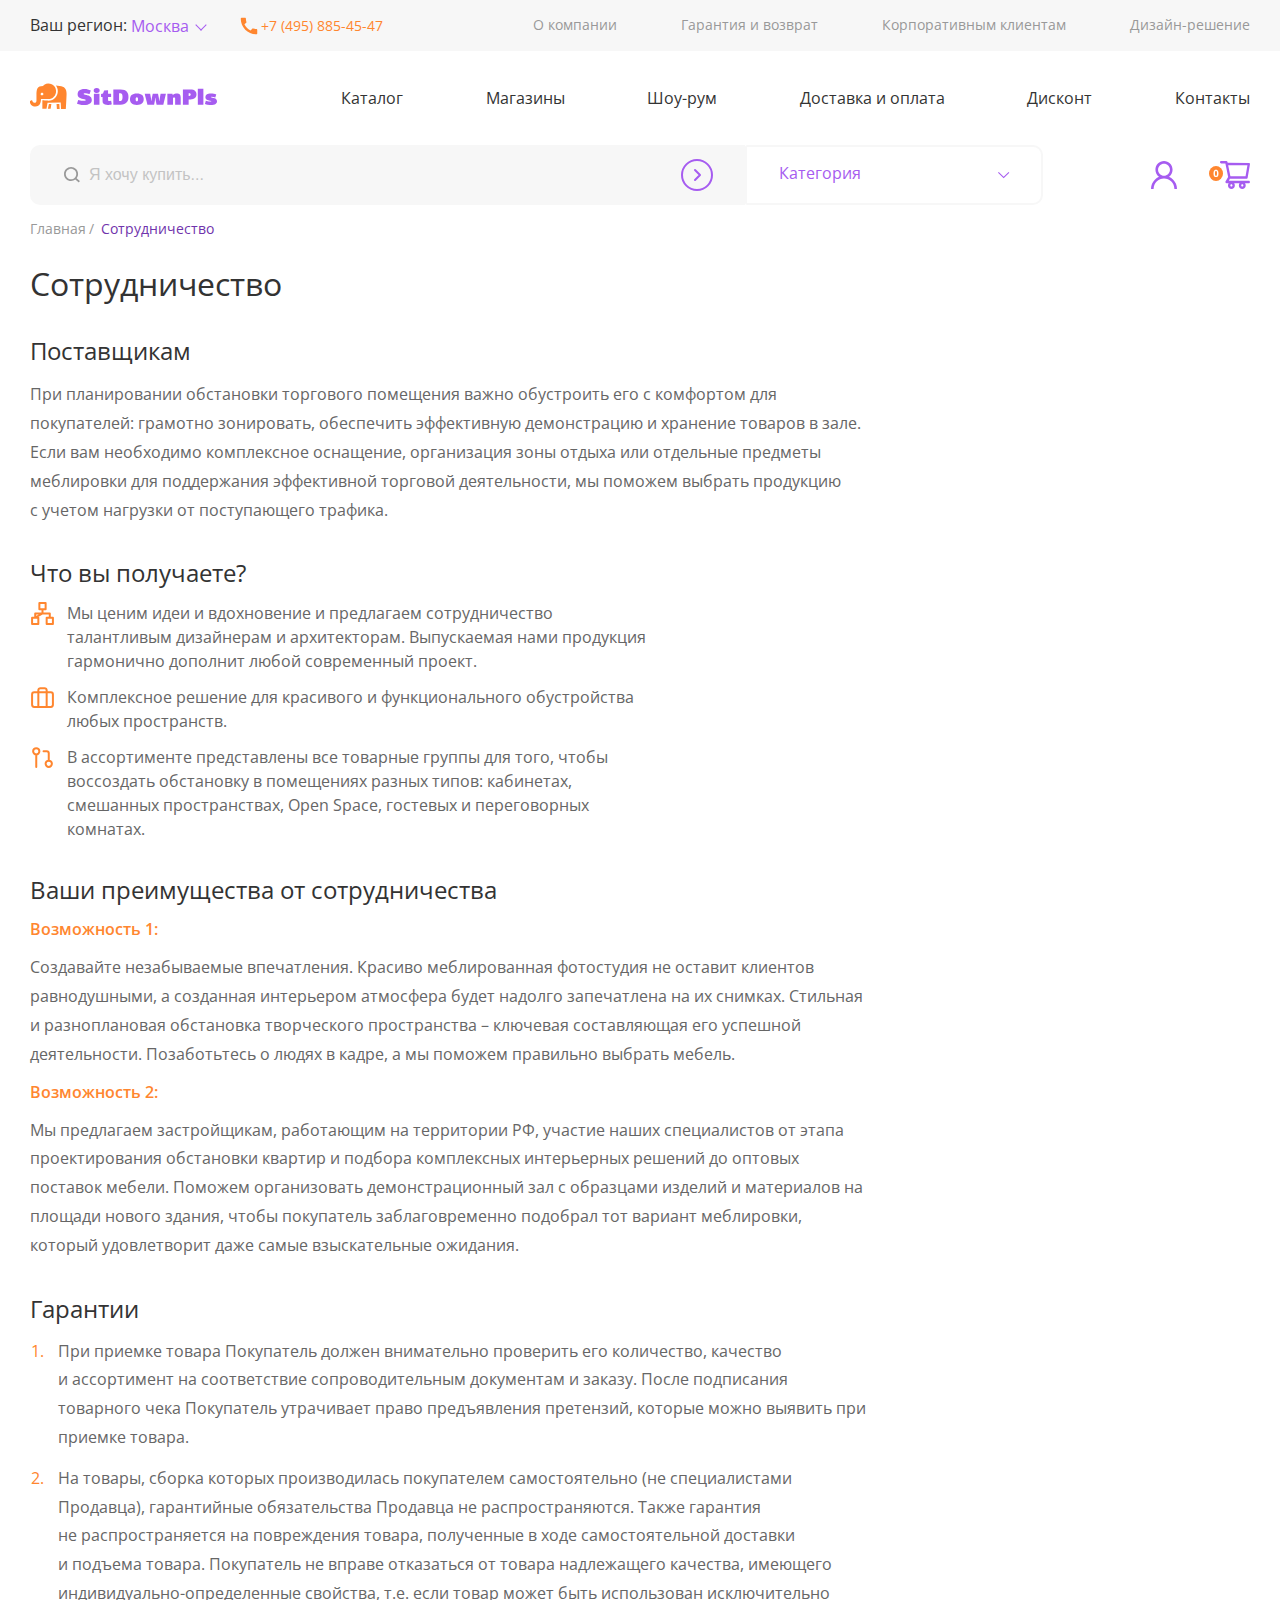
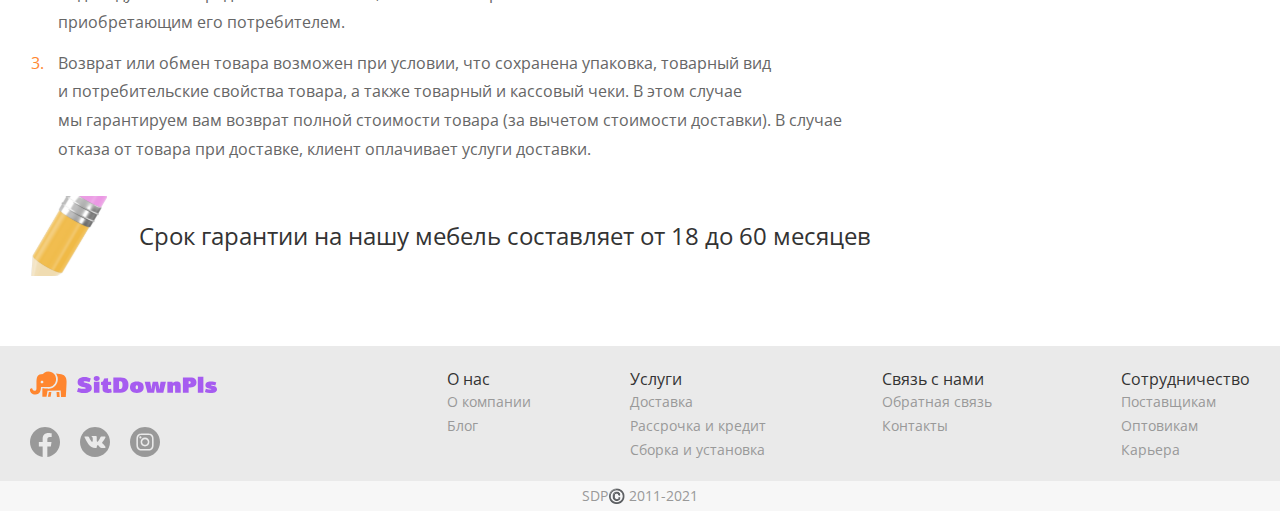
<file: cooperation.html>
<!DOCTYPE html>
<html lang="ru">

<head>
    <meta charset="UTF-8">
    <meta http-equiv="X-UA-Compatible" content="IE=edge">
    <meta name="viewport" content="width=device-width,initial-scale=1">
    <title>SitDownPls</title>
    <link rel="icon" href="img/favicon.svg">
    <link rel="stylesheet" href="resources/choices.css">
    <link rel="stylesheet" href="resources/swiper-bundle.min.css">
    <link rel="stylesheet" href="main.css">
</head>

<body>
    <header class="header">
        <div class="header__top">
            <div class="logo">
                <div class="logo__container container"><a href="index.html" class="header__logo"><img src="img/logo.svg"
                            alt="Логотип компании SitDownPls"></a></div>
            </div>
            <div class="container header__container flex">
                <div class="header__info">
                    <div class="info">
                        <div class="region"><span class="header__geo">Ваш регион:</span> <select
                                class="geo header__select">
                                <option value="" class="header__option">Москва</option>
                                <option value="" class="header__option">Казань</option>
                                <option value="" class="header__option">Уфа</option>
                                <option value="" class="header__option">Пермь</option>
                            </select></div><a href="tel:+74958854547" class="header__tel"><svg width="18" height="18"
                                viewBox="0 0 18 18" fill="none" xmlns="http://www.w3.org/2000/svg">
                                <path
                                    d="M16.3425 12.0983C15.215 12.0983 14.1242 11.915 13.1067 11.585C12.7858 11.475 12.4283 11.5575 12.1808 11.805L10.7417 13.6108C8.1475 12.3733 5.71833 10.0358 4.42583 7.35L6.21333 5.82833C6.46083 5.57167 6.53417 5.21417 6.43333 4.89333C6.09417 3.87583 5.92 2.785 5.92 1.6575C5.92 1.1625 5.5075 0.75 5.0125 0.75H1.84083C1.34583 0.75 0.75 0.97 0.75 1.6575C0.75 10.1733 7.83583 17.25 16.3425 17.25C16.9933 17.25 17.25 16.6725 17.25 16.1683V13.0058C17.25 12.5108 16.8375 12.0983 16.3425 12.0983Z" />
                            </svg> +7 (495) 885-45-47</a>
                    </div>
                </div>
                <div class="list-block">
                    <div class="list">
                        <ul class="header__list flex list-reset">
                            <li class="header__item"><a href="" class="header__link">О компании</a></li>
                            <li class="header__item"><a href="" class="header__link">Гарантия и возврат</a></li>
                            <li class="header__item"><a href="" class="header__link">Корпоративным клиентам</a></li>
                            <li class="header__item"><a href="" class="header__link">Дизайн-решение</a></li>
                        </ul>
                    </div>
                </div>
            </div>
        </div>
        <div class="header__bottom">
            <div class="burger-menu">
                <nav class="header__nav nav">
                    <ul class="nav__list flex list-reset">
                        <li class="nav__item"><a href="catalog.html" class="nav__link">Каталог</a></li>
                        <li class="nav__item"><a href="" class="nav__link">Доставка и оплата</a></li>
                        <li class="nav__item"><a href="" class="nav__link">Магазины</a></li>
                        <li class="nav__item"><a href="" class="nav__link">Дисконт</a></li>
                        <li class="nav__item"><a href="" class="nav__link">Шоу-рум</a></li>
                        <li class="nav__item"><a href="" class="nav__link">Контакты</a></li>
                    </ul>
                </nav>
                <div class="list">
                    <ul class="header__list flex list-reset">
                        <li class="header__item"><a href="" class="header__link">О компании</a></li>
                        <li class="header__item"><a href="" class="header__link">Корпоративным клиентам</a></li>
                        <li class="header__item"><a href="" class="header__link">Гарантия и возврат</a></li>
                        <li class="header__item"><a href="" class="header__link">Дизайн-решение</a></li>
                    </ul>
                </div>
            </div>
            <div class="container">
                <div class="header__navigation flex"><button class="burger"><span class="burger__line"></span> <span
                            class="burger__line"></span> <span class="burger__line"></span></button> <a
                        href="index.html" class="header__logo"><img src="img/logo.svg"
                            alt="Логотип компании SitDownPls"></a>
                    <nav class="header__nav nav">
                        <ul class="nav__list flex list-reset">
                            <li class="nav__item"><a href="catalog.html" class="nav__link">Каталог</a></li>
                            <li class="nav__item"><a href="" class="nav__link">Магазины</a></li>
                            <li class="nav__item"><a href="" class="nav__link">Шоу-рум</a></li>
                            <li class="nav__item"><a href="" class="nav__link">Доставка и оплата</a></li>
                            <li class="nav__item"><a href="" class="nav__link">Дисконт</a></li>
                            <li class="nav__item"><a href="" class="nav__link">Контакты</a></li>
                        </ul>
                    </nav>
                </div>
                <div class="header__profile flex">
                    <form class="header__form"><label class="header__label"><input class="header__search" type="text"
                                placeholder="Я хочу купить..."> <span class="search-icon"><svg width="20" height="20"
                                    viewBox="0 0 20 20" fill="none" xmlns="http://www.w3.org/2000/svg">
                                    <path
                                        d="M17.8187 16.0625L14.607 13.3156C15.5516 12.0945 16.0625 10.6016 16.0625 9.03125C16.0625 7.15156 15.3289 5.38906 14.0023 4.06016C12.6758 2.73125 10.9086 2 9.03125 2C7.15391 2 5.38672 2.73359 4.06016 4.06016C2.73125 5.38672 2 7.15156 2 9.03125C2 10.9086 2.73359 12.6758 4.06016 14.0023C5.38672 15.3312 7.15156 16.0625 9.03125 16.0625C10.6016 16.0625 12.0922 15.5516 13.3133 14.6094L16.5249 17.3539C16.5428 17.3718 16.564 17.3859 16.5873 17.3956C16.6106 17.4053 16.6356 17.4102 16.6609 17.4102C16.6861 17.4102 16.7111 17.4053 16.7344 17.3956C16.7578 17.3859 16.7789 17.3718 16.7968 17.3539L17.8187 16.3344C17.8365 16.3165 17.8507 16.2953 17.8604 16.272C17.87 16.2487 17.875 16.2237 17.875 16.1984C17.875 16.1732 17.87 16.1482 17.8604 16.1249C17.8507 16.1015 17.8365 16.0803 17.8187 16.0625ZM12.7438 12.7438C11.75 13.7352 10.4328 14.2812 9.03125 14.2812C7.62969 14.2812 6.3125 13.7352 5.31875 12.7438C4.32734 11.75 3.78125 10.4328 3.78125 9.03125C3.78125 7.62969 4.32734 6.31016 5.31875 5.31875C6.3125 4.32734 7.62969 3.78125 9.03125 3.78125C10.4328 3.78125 11.7523 4.325 12.7438 5.31875C13.7352 6.3125 14.2812 7.62969 14.2812 9.03125C14.2812 10.4328 13.7352 11.7523 12.7438 12.7438Z" />
                                </svg> </span><span class="arrow"></span></label> <select
                            class="category header__category">
                            <option value="" class="header__option">Категория</option>
                            <option class="header__option">Диваны</option>
                            <option class="header__option">Кресла</option>
                            <option class="header__option">Пуфы</option>
                            <option class="header__option">Кровати</option>
                            <option class="header__option">Тумбы</option>
                            <option class="header__option">Комоды</option>
                            <option class="header__option">Стулья</option>
                            <option class="header__option">Столы</option>
                            <option class="header__option">Аксессуары</option>
                        </select></form><button class="header__account"><svg width="26" height="28" viewBox="0 0 26 28"
                            fill="none" xmlns="http://www.w3.org/2000/svg">
                            <path
                                d="M24.98 22.8503C24.3278 21.2785 23.3813 19.8508 22.1933 18.6467C21.0089 17.4392 19.6059 16.4764 18.0617 15.8116C18.0478 15.8045 18.034 15.801 18.0202 15.794C20.1742 14.2111 21.5744 11.6327 21.5744 8.72362C21.5744 3.90452 17.7367 0 13 0C8.26333 0 4.42559 3.90452 4.42559 8.72362C4.42559 11.6327 5.82585 14.2111 7.97982 15.7975C7.96599 15.8045 7.95216 15.808 7.93833 15.8151C6.38941 16.4799 4.99952 17.4332 3.80671 18.6503C2.61981 19.8553 1.67349 21.2827 1.02003 22.8538C0.37806 24.3918 0.0318323 26.0409 8.64563e-05 27.7116C-0.000836348 27.7491 0.00563604 27.7864 0.0191224 27.8214C0.0326088 27.8564 0.0528363 27.8882 0.0786128 27.9151C0.104389 27.942 0.135194 27.9633 0.16921 27.9779C0.203227 27.9925 0.239768 28 0.27668 28H2.35113C2.50326 28 2.62427 27.8769 2.62773 27.7256C2.69688 25.01 3.76868 22.4668 5.66335 20.5392C7.62371 18.5447 10.2271 17.4472 13 17.4472C15.7729 17.4472 18.3763 18.5447 20.3367 20.5392C22.2313 22.4668 23.3031 25.01 23.3723 27.7256C23.3757 27.8804 23.4967 28 23.6489 28H25.7233C25.7602 28 25.7968 27.9925 25.8308 27.9779C25.8648 27.9633 25.8956 27.942 25.9214 27.9151C25.9472 27.8882 25.9674 27.8564 25.9809 27.8214C25.9944 27.7864 26.0008 27.7491 25.9999 27.7116C25.9653 26.0301 25.6231 24.3945 24.98 22.8503ZM13 14.7739C11.413 14.7739 9.91943 14.1442 8.79577 13.001C7.67211 11.8578 7.05323 10.3382 7.05323 8.72362C7.05323 7.10905 7.67211 5.58945 8.79577 4.44623C9.91943 3.30301 11.413 2.67337 13 2.67337C14.587 2.67337 16.0806 3.30301 17.2042 4.44623C18.3279 5.58945 18.9468 7.10905 18.9468 8.72362C18.9468 10.3382 18.3279 11.8578 17.2042 13.001C16.0806 14.1442 14.587 14.7739 13 14.7739Z" />
                        </svg></button> <button class="header__cart"><svg width="41" height="28" viewBox="0 0 41 28"
                            fill="none" xmlns="http://www.w3.org/2000/svg">
                            <g clip-path="url(#clip0_664_1458)">
                                <path
                                    d="M39.8162 19.8503H19.902L20.9019 17.7365L37.5154 17.7052C38.0772 17.7052 38.5588 17.2887 38.6591 16.7125L40.9599 3.34598C41.0201 2.99541 40.9298 2.63444 40.7091 2.36023C40.6 2.22528 40.4639 2.11658 40.3103 2.04166C40.1567 1.96674 39.9892 1.9274 39.8195 1.92637L18.6848 1.85348L18.5042 0.971861C18.3905 0.40957 17.9022 0 17.3471 0H12.1805C11.8674 0 11.5671 0.129087 11.3458 0.358864C11.1244 0.588641 11 0.900285 11 1.22524C11 1.55019 11.1244 1.86184 11.3458 2.09161C11.5671 2.32139 11.8674 2.45048 12.1805 2.45048H16.3907L17.1799 6.34486L19.1228 16.1086L16.6214 20.3466C16.4915 20.5286 16.4133 20.7446 16.3956 20.9704C16.3778 21.1961 16.4213 21.4225 16.5211 21.6239C16.7218 22.0369 17.1264 22.2973 17.5745 22.2973H19.6746C19.2269 22.9145 18.9851 23.6662 18.9857 24.4388C18.9857 26.4034 20.524 28 22.4168 28C24.3096 28 25.8478 26.4034 25.8478 24.4388C25.8478 23.6648 25.6004 22.9116 25.159 22.2973H30.5463C30.0986 22.9145 29.8568 23.6662 29.8574 24.4388C29.8574 26.4034 31.3957 28 33.2885 28C35.1812 28 36.7195 26.4034 36.7195 24.4388C36.7195 23.6648 36.4721 22.9116 36.0307 22.2973H39.8195C40.4683 22.2973 41 21.7489 41 21.072C40.9981 20.7474 40.8725 20.4368 40.6507 20.2079C40.4289 19.979 40.1289 19.8504 39.8162 19.8503ZM19.1763 4.26925L38.4317 4.33519L36.5456 15.2964L21.4202 15.3242L19.1763 4.26925ZM22.4168 25.5356C21.8349 25.5356 21.36 25.0428 21.36 24.4388C21.36 23.8349 21.8349 23.342 22.4168 23.342C22.9987 23.342 23.4735 23.8349 23.4735 24.4388C23.4735 24.7297 23.3622 25.0087 23.164 25.2144C22.9658 25.4201 22.6971 25.5356 22.4168 25.5356ZM33.2885 25.5356C32.7066 25.5356 32.2317 25.0428 32.2317 24.4388C32.2317 23.8349 32.7066 23.342 33.2885 23.342C33.8704 23.342 34.3452 23.8349 34.3452 24.4388C34.3452 24.7297 34.2339 25.0087 34.0357 25.2144C33.8375 25.4201 33.5687 25.5356 33.2885 25.5356Z" />
                                <ellipse cx="7" cy="12.5" rx="7" ry="7.5" fill="#FF862F" />
                                <path
                                    d="M9.49023 12.4307C9.49023 13.0068 9.44466 13.5212 9.35352 13.9736C9.26562 14.4261 9.1224 14.8102 8.92383 15.126C8.72852 15.4417 8.47135 15.6826 8.15234 15.8486C7.83333 16.0146 7.44596 16.0977 6.99023 16.0977C6.41732 16.0977 5.94694 15.9528 5.5791 15.6631C5.21126 15.3701 4.93945 14.9502 4.76367 14.4033C4.58789 13.8532 4.5 13.1956 4.5 12.4307C4.5 11.6592 4.57975 11 4.73926 10.4531C4.90202 9.90299 5.16569 9.48145 5.53027 9.18848C5.89486 8.89551 6.38151 8.74902 6.99023 8.74902C7.5599 8.74902 8.02865 8.89551 8.39648 9.18848C8.76758 9.47819 9.04264 9.89811 9.22168 10.4482C9.40072 10.9951 9.49023 11.6559 9.49023 12.4307ZM5.99902 12.4307C5.99902 12.9743 6.02832 13.4284 6.08691 13.793C6.14876 14.1543 6.2513 14.4261 6.39453 14.6084C6.53776 14.7907 6.73633 14.8818 6.99023 14.8818C7.24089 14.8818 7.43783 14.7923 7.58105 14.6133C7.72754 14.431 7.83171 14.1592 7.89355 13.7979C7.9554 13.4333 7.98633 12.9775 7.98633 12.4307C7.98633 11.887 7.9554 11.4329 7.89355 11.0684C7.83171 10.7038 7.72754 10.4303 7.58105 10.248C7.43783 10.0625 7.24089 9.96973 6.99023 9.96973C6.73633 9.96973 6.53776 10.0625 6.39453 10.248C6.2513 10.4303 6.14876 10.7038 6.08691 11.0684C6.02832 11.4329 5.99902 11.887 5.99902 12.4307Z"
                                    fill="white" />
                            </g>
                            <defs>
                                <clipPath id="clip0_664_1458">
                                    <rect width="41" height="28" fill="white" />
                                </clipPath>
                            </defs>
                        </svg></button>
                </div>
            </div>
        </div>
    </header>
    <main class="main">
        <h1 class="visually-hidden">Интернет-магазин мебели SitDownPls</h1>
        <div class="container">
            <ul class="breadcrumb list-reset">
                <li class="breadcrumb__item"><a class="breadcrumb__link" href="index.html">Главная</a></li>
                <li class="breadcrumb__item"><a class="breadcrumb__link breadcrumb__link--active"
                        href="#">Сотрудничество</a></li>
            </ul>
        </div>
        <section class="cooperation">
            <div class="container">
                <div class="cooperation__container">
                    <h2 class="section-title">Сотрудничество</h2>
                    <div class="cooperation__block">
                        <h3 class="section-subtitle">Поставщикам</h3>
                        <p class="cooperation__descr">При планировании обстановки торгового помещения важно обустроить
                            его с комфортом для покупателей: грамотно зонировать, обеспечить эффективную демонстрацию
                            и&nbsp;хранение товаров в&nbsp;зале. Если вам необходимо комплексное оснащение, организация
                            зоны отдыха или отдельные предметы меблировки для поддержания эффективной торговой
                            деятельности, мы&nbsp;поможем выбрать продукцию с&nbsp;учетом нагрузки от&nbsp;поступающего
                            трафика.</p>
                    </div>
                    <div class="cooperation__block">
                        <p class="cooperation__caption">Что вы получаете?</p>
                        <ul class="cooperation__list list-reset">
                            <li class="cooperation__item">Мы&nbsp;ценим идеи и&nbsp;вдохновение и&nbsp;предлагаем
                                сотрудничество талантливым дизайнерам и&nbsp;архитекторам. Выпускаемая нами продукция
                                гармонично дополнит любой современный проект.</li>
                            <li class="cooperation__item">Комплексное решение для красивого и&nbsp;функционального
                                обустройства любых пространств.</li>
                            <li class="cooperation__item">В&nbsp;ассортименте представлены все товарные группы для того,
                                чтобы воссоздать обстановку в&nbsp;помещениях разных типов: кабинетах, смешанных
                                пространствах, Open Space, гостевых и&nbsp;переговорных комнатах.</li>
                        </ul>
                    </div>
                    <div class="cooperation__block">
                        <p class="cooperation__caption">Ваши преимущества от&nbsp;сотрудничества</p>
                        <ul class="cooperation__list list-reset">
                            <li class="cooperation__item">
                                <p class="cooperation__possibility">Возможность&nbsp;1:</p>
                                <p class="cooperation__text">Создавайте незабываемые впечатления. Красиво меблированная
                                    фотостудия не&nbsp;оставит клиентов равнодушными, а&nbsp;созданная интерьером
                                    атмосфера будет надолго запечатлена на&nbsp;их&nbsp;снимках. Стильная
                                    и&nbsp;разноплановая обстановка творческого пространства – ключевая составляющая его
                                    успешной деятельности. Позаботьтесь о&nbsp;людях в&nbsp;кадре,
                                    а&nbsp;мы&nbsp;поможем правильно выбрать мебель.</p>
                            </li>
                            <li class="cooperation__item">
                                <p class="cooperation__possibility">Возможность&nbsp;2:</p>
                                <p class="cooperation__text">Мы&nbsp;предлагаем застройщикам, работающим
                                    на&nbsp;территории&nbsp;РФ, участие наших специалистов от&nbsp;этапа проектирования
                                    обстановки квартир и&nbsp;подбора комплексных интерьерных решений до&nbsp;оптовых
                                    поставок мебели. Поможем организовать демонстрационный зал с&nbsp;образцами изделий
                                    и&nbsp;материалов на площади нового здания, чтобы покупатель заблаговременно
                                    подобрал тот вариант меблировки, который удовлетворит даже самые взыскательные
                                    ожидания.</p>
                            </li>
                        </ul>
                    </div>
                    <div class="cooperation__block">
                        <p class="cooperation__caption">Гарантии</p>
                        <ol class="cooperation__list">
                            <li class="cooperation__item"><span class="cooperation__text">При приемке товара Покупатель
                                    должен внимательно проверить его количество, качество и&nbsp;ассортимент
                                    на&nbsp;соответствие сопроводительным документам и&nbsp;заказу. После подписания
                                    товарного чека Покупатель утрачивает право предъявления претензий, которые можно
                                    выявить при приемке товара.</span></li>
                            <li class="cooperation__item"><span class="cooperation__text">На&nbsp;товары, сборка которых
                                    производилась покупателем самостоятельно (не&nbsp;специалистами Продавца),
                                    гарантийные обязательства Продавца&nbsp;не распространяются. Также гарантия
                                    не&nbsp;распространяется на&nbsp;повреждения товара, полученные в&nbsp;ходе
                                    самостоятельной доставки и&nbsp;подъема товара. Покупатель не&nbsp;вправе отказаться
                                    от&nbsp;товара надлежащего качества, имеющего индивидуально-определенные свойства,
                                    т.е. если товар может быть использован исключительно приобретающим его
                                    потребителем.</span></li>
                            <li class="cooperation__item"><span class="cooperation__text">Возврат или обмен товара
                                    возможен при условии, что сохранена упаковка, товарный вид и&nbsp;потребительские
                                    свойства товара, а&nbsp;также товарный и кассовый чеки. В&nbsp;этом случае
                                    мы&nbsp;гарантируем вам возврат полной стоимости товара (за&nbsp;вычетом стоимости
                                    доставки). В&nbsp;случае отказа от товара при доставке, клиент оплачивает услуги
                                    доставки.</span></li>
                        </ol>
                    </div>
                    <p class="cooperation__warranty">Срок гарантии на&nbsp;нашу мебель составляет
                        от&nbsp;18&nbsp;до&nbsp;60&nbsp;месяцев</p>
                </div>
            </div>
        </section>
    </main>
    <footer class="footer">
        <div class="footer__top">
            <div class="container footer__container flex">
                <div class="footer__icons"><a href="index.html" class="footer__logo"><img src="img/logo.svg"
                            alt="Логотип компании SitDownPls"></a>
                    <ul class="footer__social social list-reset flex">
                        <li class="social__item"><a href="" class="social__link"><svg width="30" height="30"
                                    viewBox="0 0 30 30" fill="none" xmlns="http://www.w3.org/2000/svg">
                                    <path
                                        d="M15 0C6.74999 0 0 6.76205 0 15.0904C0 22.6205 5.48999 28.8705 12.66 30V19.4578H8.84999V15.0904H12.66V11.762C12.66 7.98193 14.895 5.90361 18.33 5.90361C19.965 5.90361 21.675 6.18976 21.675 6.18976V9.90964H19.785C17.925 9.90964 17.34 11.0693 17.34 12.259V15.0904H21.51L20.835 19.4578H17.34V30C20.8746 29.4395 24.0933 27.6288 26.4149 24.8947C28.7364 22.1606 30.008 18.6832 30 15.0904C30 6.76205 23.25 0 15 0Z" />
                                </svg></a></li>
                        <li class="social__item"><a href="" class="social__link"><svg width="30" height="30"
                                    viewBox="0 0 30 30" fill="none" xmlns="http://www.w3.org/2000/svg">
                                    <path
                                        d="M15 0C6.71601 0 0 6.7157 0 15C0 23.2843 6.71601 30 15 30C23.284 30 30 23.2843 30 15C30 6.7157 23.284 0 15 0ZM22.6088 16.6223C23.3079 17.3052 24.0476 17.9478 24.6752 18.7013C24.9532 19.0346 25.2153 19.3792 25.4148 19.7669C25.6996 20.3196 25.4425 20.9257 24.9477 20.9586L21.8747 20.958C21.081 21.0236 20.4494 20.7035 19.9169 20.1609C19.4919 19.7285 19.0975 19.2666 18.6881 18.8194C18.5208 18.6359 18.3447 18.4631 18.1347 18.3272C17.7158 18.0546 17.3518 18.1381 17.1118 18.5758C16.8672 19.0211 16.8114 19.5146 16.788 20.0102C16.7546 20.7348 16.5361 20.9242 15.809 20.9583C14.2554 21.031 12.7814 20.7953 11.4114 20.0121C10.2028 19.3212 9.26731 18.3462 8.45217 17.2423C6.86486 15.0902 5.64921 12.7283 4.55693 10.2985C4.3111 9.7513 4.49095 9.45852 5.09463 9.44716C6.0976 9.42783 7.10056 9.43028 8.10353 9.44624C8.51171 9.45268 8.78179 9.68624 8.93862 10.0714C9.48061 11.4049 10.1451 12.6737 10.9777 13.8503C11.1996 14.1637 11.4261 14.4761 11.7486 14.6974C12.1047 14.9417 12.376 14.861 12.5438 14.4635C12.6513 14.2109 12.6976 13.9409 12.7209 13.6702C12.8007 12.743 12.8102 11.8162 12.6721 10.8927C12.5862 10.3148 12.2612 9.94158 11.6851 9.83233C11.3917 9.77678 11.4347 9.66813 11.5774 9.50056C11.8251 9.21084 12.0571 9.03161 12.5208 9.03161L15.9928 9.031C16.5401 9.13841 16.6628 9.38394 16.7371 9.93514L16.7402 13.7936C16.7337 14.0069 16.8473 14.6391 17.2303 14.7787C17.5372 14.88 17.7397 14.6339 17.9233 14.4396C18.7559 13.556 19.3492 12.5131 19.8804 11.4338C20.1149 10.9577 20.3171 10.4652 20.5136 9.97166C20.6596 9.60675 20.8868 9.42721 21.2986 9.43335L24.642 9.43734C24.7406 9.43734 24.8406 9.43826 24.9382 9.45514C25.5017 9.55151 25.6561 9.79396 25.4817 10.3436C25.2074 11.2073 24.6743 11.9266 24.1531 12.6479C23.5946 13.4201 22.9989 14.1652 22.4458 14.9408C21.9376 15.6497 21.9778 16.0066 22.6088 16.6223Z" />
                                </svg></a></li>
                        <li class="social__item"><a href="" class="social__link"><svg width="30" height="30"
                                    viewBox="0 0 30 30" fill="none" xmlns="http://www.w3.org/2000/svg">
                                    <g clip-path="url(#clip0_38_39)">
                                        <path
                                            d="M12.1289 15C12.1289 16.5857 13.4143 17.8711 15 17.8711C16.5857 17.8711 17.8711 16.5857 17.8711 15C17.8711 13.4143 16.5857 12.1289 15 12.1289C13.4143 12.1289 12.1289 13.4143 12.1289 15Z"
                                            fill="#999999" />
                                        <path
                                            d="M8.28558 9.91991C8.4236 9.54591 8.64378 9.2074 8.92989 8.92953C9.20775 8.64343 9.54604 8.42325 9.92026 8.28523C10.2238 8.16736 10.6797 8.02705 11.5195 7.98883C12.4279 7.9474 12.7003 7.93848 15.0001 7.93848C17.3001 7.93848 17.5725 7.94717 18.4807 7.9886C19.3204 8.02705 19.7766 8.16736 20.0799 8.28523C20.4541 8.42325 20.7926 8.64343 21.0702 8.92953C21.3563 9.2074 21.5765 9.54568 21.7148 9.91991C21.8326 10.2234 21.9729 10.6796 22.0112 11.5193C22.0526 12.4275 22.0615 12.6999 22.0615 14.9999C22.0615 17.2997 22.0526 17.5721 22.0112 18.4805C21.9729 19.3203 21.8326 19.7762 21.7148 20.0797C21.5765 20.454 21.3566 20.7923 21.0705 21.0701C20.7926 21.3562 20.4543 21.5764 20.0801 21.7144C19.7766 21.8325 19.3204 21.9728 18.4807 22.011C17.5725 22.0525 17.3003 22.0612 15.0003 22.0612C12.7 22.0612 12.4277 22.0525 11.5197 22.011C10.6799 21.9728 10.2238 21.8325 9.92026 21.7144C9.16907 21.4247 8.57535 20.8309 8.28558 20.0797C8.16771 19.7762 8.0274 19.3203 7.98895 18.4805C7.94753 17.5721 7.93883 17.2997 7.93883 14.9999C7.93883 12.6999 7.94753 12.4275 7.98895 11.5193C8.02718 10.6796 8.16748 10.2234 8.28558 9.91991ZM15.0001 19.4226C17.4429 19.4226 19.4232 17.4426 19.4232 14.9997C19.4232 12.5569 17.4429 10.5768 15.0001 10.5768C12.5574 10.5768 10.5771 12.5569 10.5771 14.9997C10.5771 17.4426 12.5574 19.4226 15.0001 19.4226ZM10.4023 11.4356C10.9731 11.4356 11.4359 10.9728 11.4359 10.4019C11.4359 9.8311 10.9731 9.3683 10.4023 9.3683C9.83145 9.3683 9.36865 9.8311 9.36865 10.4019C9.36888 10.9728 9.83145 11.4356 10.4023 11.4356Z" />
                                        <path
                                            d="M15 0C23.283 0 30 6.717 30 15C30 23.283 23.283 30 15 30C6.717 30 0 23.283 0 15C0 6.717 6.717 0 15 0ZM6.43867 18.5511C6.48033 19.468 6.62613 20.094 6.83899 20.6419C7.28645 21.7989 8.20107 22.7135 9.35806 23.161C9.90578 23.3739 10.532 23.5194 11.4487 23.5613C12.3672 23.6032 12.6606 23.6133 14.9998 23.6133C17.3392 23.6133 17.6324 23.6032 18.5511 23.5613C19.4678 23.5194 20.094 23.3739 20.6417 23.161C21.2167 22.9447 21.7371 22.6057 22.1674 22.1674C22.6055 21.7374 22.9445 21.2167 23.1608 20.6419C23.3736 20.0942 23.5194 19.468 23.5611 18.5513C23.6034 17.6326 23.6133 17.3392 23.6133 15C23.6133 12.6608 23.6034 12.3674 23.5613 11.4489C23.5197 10.532 23.3741 9.90601 23.1612 9.35806C22.9449 8.78334 22.6057 8.26263 22.1674 7.83257C21.7374 7.39426 21.2167 7.05528 20.6419 6.83899C20.094 6.62613 19.468 6.48056 18.5511 6.43867C17.6326 6.39679 17.3392 6.38672 15 6.38672C12.6608 6.38672 12.3674 6.39679 11.4489 6.4389C10.532 6.48056 9.90601 6.62613 9.35806 6.83876C8.78334 7.05505 8.26263 7.39426 7.83234 7.83257C7.39426 8.26286 7.05505 8.78334 6.83899 9.35806C6.6259 9.90601 6.48033 10.532 6.43845 11.4489C6.39656 12.3674 6.38672 12.6608 6.38672 15C6.38672 17.3392 6.39656 17.6326 6.43867 18.5511Z" />
                                    </g>
                                    <defs>
                                        <clipPath id="clip0_38_39">
                                            <rect width="30" height="30" fill="white"
                                                transform="matrix(-1 0 0 1 30 0)" />
                                        </clipPath>
                                    </defs>
                                </svg></a></li>
                    </ul>
                </div>
                <div class="footer__navigation flex">
                    <div class="navigation">
                        <h2 class="navigation-title">О нас</h2>
                        <ul class="navigation__list list-reset">
                            <li class="navigation__item"><a class="navigation__link">О компании</a></li>
                            <li class="navigation__item"><a class="navigation__link">Блог</a></li>
                        </ul>
                    </div>
                    <div class="navigation">
                        <h2 class="navigation-title">Услуги</h2>
                        <ul class="navigation__list list-reset">
                            <li class="navigation__item"><a class="navigation__link">Доставка</a></li>
                            <li class="navigation__item"><a class="navigation__link">Рассрочка и кредит</a></li>
                            <li class="navigation__item"><a class="navigation__link">Сборка и установка</a></li>
                        </ul>
                    </div>
                    <div class="navigation">
                        <h2 class="navigation-title">Связь с нами</h2>
                        <ul class="navigation__list list-reset">
                            <li class="navigation__item"><a class="navigation__link">Обратная связь</a></li>
                            <li class="navigation__item"><a class="navigation__link">Контакты</a></li>
                        </ul>
                    </div>
                    <div class="navigation">
                        <h2 class="navigation-title">Сотрудничество</h2>
                        <ul class="navigation__list list-reset">
                            <li class="navigation__item"><a href="cooperation.html"
                                    class="navigation__link">Поставщикам</a></li>
                            <li class="navigation__item"><a class="navigation__link">Оптовикам</a></li>
                            <li class="navigation__item"><a class="navigation__link">Карьера</a></li>
                        </ul>
                    </div>
                </div>
            </div>
        </div><span class="footer__date">SDP©️ 2011-2021</span>
    </footer>
    <script src="resources/just-validate.js"></script>
    <script src="resources/choices.js"></script>
    <script src="resources/swiper-bundle.min.js"></script>
    <script src="resources/scroll.js"></script>
    <script src="app.js"></script>
</body>

</html>
</file>
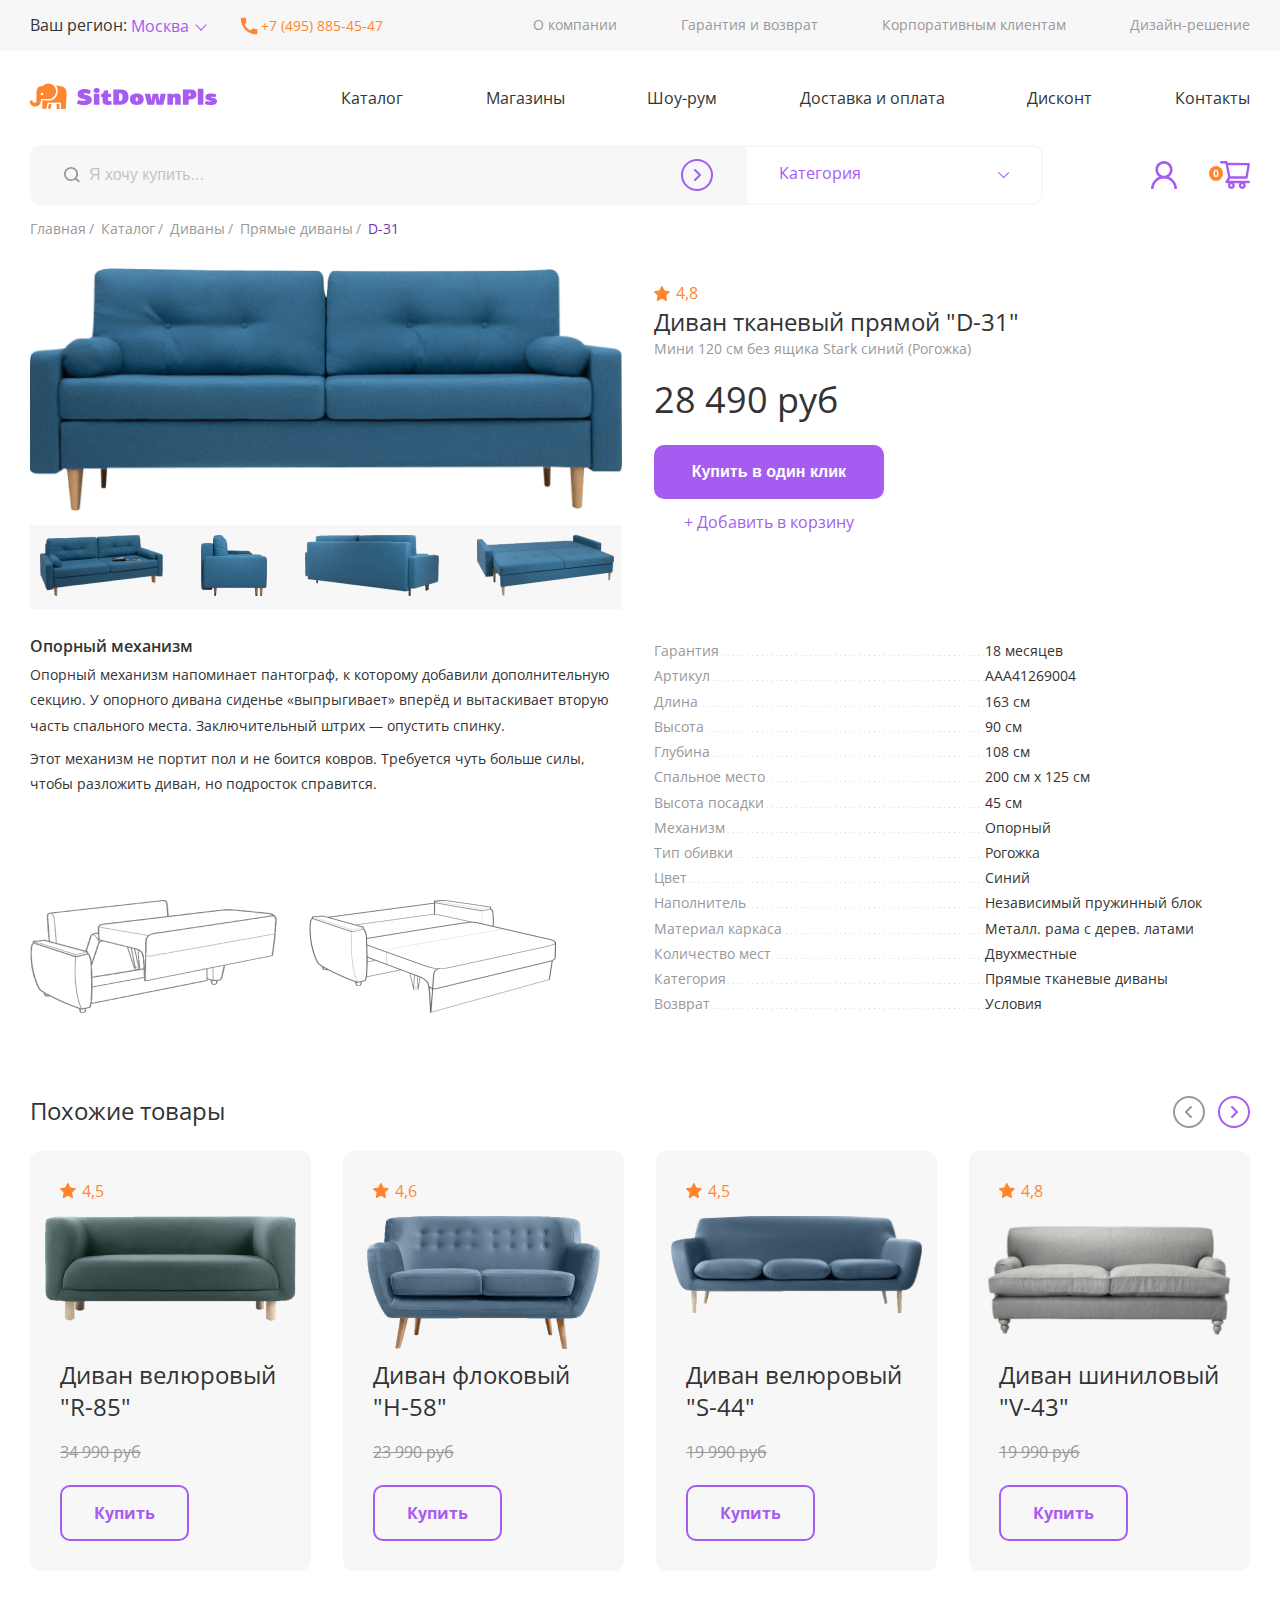
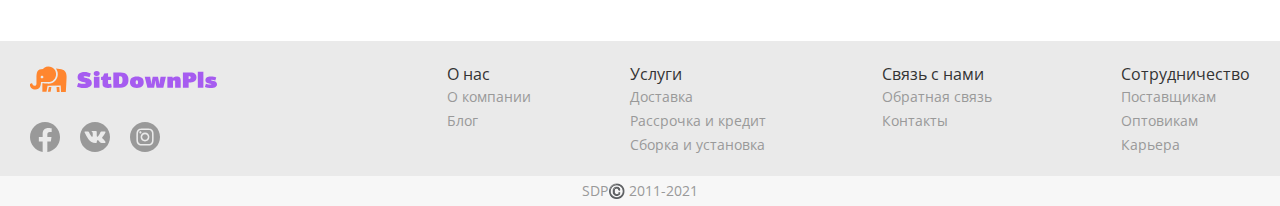
<file: product.html>
<!DOCTYPE html>
<html lang="ru">

<head>
    <meta charset="UTF-8">
    <meta http-equiv="X-UA-Compatible" content="IE=edge">
    <meta name="viewport" content="width=device-width,initial-scale=1">
    <title>SitDownPls</title>
    <link rel="icon" href="img/favicon.svg">
    <link rel="stylesheet" href="resources/choices.css">
    <link rel="stylesheet" href="resources/swiper-bundle.min.css">
    <link rel="stylesheet" href="main.css">
</head>

<body>
    <header class="header">
        <div class="header__top">
            <div class="logo">
                <div class="logo__container container"><a href="index.html" class="header__logo"><img src="img/logo.svg"
                            alt="Логотип компании SitDownPls"></a></div>
            </div>
            <div class="container header__container flex">
                <div class="header__info">
                    <div class="info">
                        <div class="region"><span class="header__geo">Ваш регион:</span> <select
                                class="geo header__select">
                                <option value="" class="header__option">Москва</option>
                                <option value="" class="header__option">Казань</option>
                                <option value="" class="header__option">Уфа</option>
                                <option value="" class="header__option">Пермь</option>
                            </select></div><a href="tel:+74958854547" class="header__tel"><svg width="18" height="18"
                                viewBox="0 0 18 18" fill="none" xmlns="http://www.w3.org/2000/svg">
                                <path
                                    d="M16.3425 12.0983C15.215 12.0983 14.1242 11.915 13.1067 11.585C12.7858 11.475 12.4283 11.5575 12.1808 11.805L10.7417 13.6108C8.1475 12.3733 5.71833 10.0358 4.42583 7.35L6.21333 5.82833C6.46083 5.57167 6.53417 5.21417 6.43333 4.89333C6.09417 3.87583 5.92 2.785 5.92 1.6575C5.92 1.1625 5.5075 0.75 5.0125 0.75H1.84083C1.34583 0.75 0.75 0.97 0.75 1.6575C0.75 10.1733 7.83583 17.25 16.3425 17.25C16.9933 17.25 17.25 16.6725 17.25 16.1683V13.0058C17.25 12.5108 16.8375 12.0983 16.3425 12.0983Z" />
                            </svg> +7 (495) 885-45-47</a>
                    </div>
                </div>
                <div class="list-block">
                    <div class="list">
                        <ul class="header__list flex list-reset">
                            <li class="header__item"><a href="" class="header__link">О компании</a></li>
                            <li class="header__item"><a href="" class="header__link">Гарантия и возврат</a></li>
                            <li class="header__item"><a href="" class="header__link">Корпоративным клиентам</a></li>
                            <li class="header__item"><a href="" class="header__link">Дизайн-решение</a></li>
                        </ul>
                    </div>
                </div>
            </div>
        </div>
        <div class="header__bottom">
            <div class="burger-menu">
                <nav class="header__nav nav">
                    <ul class="nav__list flex list-reset">
                        <li class="nav__item"><a href="catalog.html" class="nav__link">Каталог</a></li>
                        <li class="nav__item"><a href="" class="nav__link">Доставка и оплата</a></li>
                        <li class="nav__item"><a href="" class="nav__link">Магазины</a></li>
                        <li class="nav__item"><a href="" class="nav__link">Дисконт</a></li>
                        <li class="nav__item"><a href="" class="nav__link">Шоу-рум</a></li>
                        <li class="nav__item"><a href="" class="nav__link">Контакты</a></li>
                    </ul>
                </nav>
                <div class="list">
                    <ul class="header__list flex list-reset">
                        <li class="header__item"><a href="" class="header__link">О компании</a></li>
                        <li class="header__item"><a href="" class="header__link">Корпоративным клиентам</a></li>
                        <li class="header__item"><a href="" class="header__link">Гарантия и возврат</a></li>
                        <li class="header__item"><a href="" class="header__link">Дизайн-решение</a></li>
                    </ul>
                </div>
            </div>
            <div class="container">
                <div class="header__navigation flex"><button class="burger"><span class="burger__line"></span> <span
                            class="burger__line"></span> <span class="burger__line"></span></button> <a
                        href="index.html" class="header__logo"><img src="img/logo.svg"
                            alt="Логотип компании SitDownPls"></a>
                    <nav class="header__nav nav">
                        <ul class="nav__list flex list-reset">
                            <li class="nav__item"><a href="catalog.html" class="nav__link">Каталог</a></li>
                            <li class="nav__item"><a href="" class="nav__link">Магазины</a></li>
                            <li class="nav__item"><a href="" class="nav__link">Шоу-рум</a></li>
                            <li class="nav__item"><a href="" class="nav__link">Доставка и оплата</a></li>
                            <li class="nav__item"><a href="" class="nav__link">Дисконт</a></li>
                            <li class="nav__item"><a href="" class="nav__link">Контакты</a></li>
                        </ul>
                    </nav>
                </div>
                <div class="header__profile flex">
                    <form class="header__form"><label class="header__label"><input class="header__search" type="text"
                                placeholder="Я хочу купить..."> <span class="search-icon"><svg width="20" height="20"
                                    viewBox="0 0 20 20" fill="none" xmlns="http://www.w3.org/2000/svg">
                                    <path
                                        d="M17.8187 16.0625L14.607 13.3156C15.5516 12.0945 16.0625 10.6016 16.0625 9.03125C16.0625 7.15156 15.3289 5.38906 14.0023 4.06016C12.6758 2.73125 10.9086 2 9.03125 2C7.15391 2 5.38672 2.73359 4.06016 4.06016C2.73125 5.38672 2 7.15156 2 9.03125C2 10.9086 2.73359 12.6758 4.06016 14.0023C5.38672 15.3312 7.15156 16.0625 9.03125 16.0625C10.6016 16.0625 12.0922 15.5516 13.3133 14.6094L16.5249 17.3539C16.5428 17.3718 16.564 17.3859 16.5873 17.3956C16.6106 17.4053 16.6356 17.4102 16.6609 17.4102C16.6861 17.4102 16.7111 17.4053 16.7344 17.3956C16.7578 17.3859 16.7789 17.3718 16.7968 17.3539L17.8187 16.3344C17.8365 16.3165 17.8507 16.2953 17.8604 16.272C17.87 16.2487 17.875 16.2237 17.875 16.1984C17.875 16.1732 17.87 16.1482 17.8604 16.1249C17.8507 16.1015 17.8365 16.0803 17.8187 16.0625ZM12.7438 12.7438C11.75 13.7352 10.4328 14.2812 9.03125 14.2812C7.62969 14.2812 6.3125 13.7352 5.31875 12.7438C4.32734 11.75 3.78125 10.4328 3.78125 9.03125C3.78125 7.62969 4.32734 6.31016 5.31875 5.31875C6.3125 4.32734 7.62969 3.78125 9.03125 3.78125C10.4328 3.78125 11.7523 4.325 12.7438 5.31875C13.7352 6.3125 14.2812 7.62969 14.2812 9.03125C14.2812 10.4328 13.7352 11.7523 12.7438 12.7438Z" />
                                </svg> </span><span class="arrow"></span></label> <select
                            class="category header__category">
                            <option value="" class="header__option">Категория</option>
                            <option class="header__option">Диваны</option>
                            <option class="header__option">Кресла</option>
                            <option class="header__option">Пуфы</option>
                            <option class="header__option">Кровати</option>
                            <option class="header__option">Тумбы</option>
                            <option class="header__option">Комоды</option>
                            <option class="header__option">Стулья</option>
                            <option class="header__option">Столы</option>
                            <option class="header__option">Аксессуары</option>
                        </select></form><button class="header__account"><svg width="26" height="28" viewBox="0 0 26 28"
                            fill="none" xmlns="http://www.w3.org/2000/svg">
                            <path
                                d="M24.98 22.8503C24.3278 21.2785 23.3813 19.8508 22.1933 18.6467C21.0089 17.4392 19.6059 16.4764 18.0617 15.8116C18.0478 15.8045 18.034 15.801 18.0202 15.794C20.1742 14.2111 21.5744 11.6327 21.5744 8.72362C21.5744 3.90452 17.7367 0 13 0C8.26333 0 4.42559 3.90452 4.42559 8.72362C4.42559 11.6327 5.82585 14.2111 7.97982 15.7975C7.96599 15.8045 7.95216 15.808 7.93833 15.8151C6.38941 16.4799 4.99952 17.4332 3.80671 18.6503C2.61981 19.8553 1.67349 21.2827 1.02003 22.8538C0.37806 24.3918 0.0318323 26.0409 8.64563e-05 27.7116C-0.000836348 27.7491 0.00563604 27.7864 0.0191224 27.8214C0.0326088 27.8564 0.0528363 27.8882 0.0786128 27.9151C0.104389 27.942 0.135194 27.9633 0.16921 27.9779C0.203227 27.9925 0.239768 28 0.27668 28H2.35113C2.50326 28 2.62427 27.8769 2.62773 27.7256C2.69688 25.01 3.76868 22.4668 5.66335 20.5392C7.62371 18.5447 10.2271 17.4472 13 17.4472C15.7729 17.4472 18.3763 18.5447 20.3367 20.5392C22.2313 22.4668 23.3031 25.01 23.3723 27.7256C23.3757 27.8804 23.4967 28 23.6489 28H25.7233C25.7602 28 25.7968 27.9925 25.8308 27.9779C25.8648 27.9633 25.8956 27.942 25.9214 27.9151C25.9472 27.8882 25.9674 27.8564 25.9809 27.8214C25.9944 27.7864 26.0008 27.7491 25.9999 27.7116C25.9653 26.0301 25.6231 24.3945 24.98 22.8503ZM13 14.7739C11.413 14.7739 9.91943 14.1442 8.79577 13.001C7.67211 11.8578 7.05323 10.3382 7.05323 8.72362C7.05323 7.10905 7.67211 5.58945 8.79577 4.44623C9.91943 3.30301 11.413 2.67337 13 2.67337C14.587 2.67337 16.0806 3.30301 17.2042 4.44623C18.3279 5.58945 18.9468 7.10905 18.9468 8.72362C18.9468 10.3382 18.3279 11.8578 17.2042 13.001C16.0806 14.1442 14.587 14.7739 13 14.7739Z" />
                        </svg></button> <button class="header__cart"><svg width="41" height="28" viewBox="0 0 41 28"
                            fill="none" xmlns="http://www.w3.org/2000/svg">
                            <g clip-path="url(#clip0_664_1458)">
                                <path
                                    d="M39.8162 19.8503H19.902L20.9019 17.7365L37.5154 17.7052C38.0772 17.7052 38.5588 17.2887 38.6591 16.7125L40.9599 3.34598C41.0201 2.99541 40.9298 2.63444 40.7091 2.36023C40.6 2.22528 40.4639 2.11658 40.3103 2.04166C40.1567 1.96674 39.9892 1.9274 39.8195 1.92637L18.6848 1.85348L18.5042 0.971861C18.3905 0.40957 17.9022 0 17.3471 0H12.1805C11.8674 0 11.5671 0.129087 11.3458 0.358864C11.1244 0.588641 11 0.900285 11 1.22524C11 1.55019 11.1244 1.86184 11.3458 2.09161C11.5671 2.32139 11.8674 2.45048 12.1805 2.45048H16.3907L17.1799 6.34486L19.1228 16.1086L16.6214 20.3466C16.4915 20.5286 16.4133 20.7446 16.3956 20.9704C16.3778 21.1961 16.4213 21.4225 16.5211 21.6239C16.7218 22.0369 17.1264 22.2973 17.5745 22.2973H19.6746C19.2269 22.9145 18.9851 23.6662 18.9857 24.4388C18.9857 26.4034 20.524 28 22.4168 28C24.3096 28 25.8478 26.4034 25.8478 24.4388C25.8478 23.6648 25.6004 22.9116 25.159 22.2973H30.5463C30.0986 22.9145 29.8568 23.6662 29.8574 24.4388C29.8574 26.4034 31.3957 28 33.2885 28C35.1812 28 36.7195 26.4034 36.7195 24.4388C36.7195 23.6648 36.4721 22.9116 36.0307 22.2973H39.8195C40.4683 22.2973 41 21.7489 41 21.072C40.9981 20.7474 40.8725 20.4368 40.6507 20.2079C40.4289 19.979 40.1289 19.8504 39.8162 19.8503ZM19.1763 4.26925L38.4317 4.33519L36.5456 15.2964L21.4202 15.3242L19.1763 4.26925ZM22.4168 25.5356C21.8349 25.5356 21.36 25.0428 21.36 24.4388C21.36 23.8349 21.8349 23.342 22.4168 23.342C22.9987 23.342 23.4735 23.8349 23.4735 24.4388C23.4735 24.7297 23.3622 25.0087 23.164 25.2144C22.9658 25.4201 22.6971 25.5356 22.4168 25.5356ZM33.2885 25.5356C32.7066 25.5356 32.2317 25.0428 32.2317 24.4388C32.2317 23.8349 32.7066 23.342 33.2885 23.342C33.8704 23.342 34.3452 23.8349 34.3452 24.4388C34.3452 24.7297 34.2339 25.0087 34.0357 25.2144C33.8375 25.4201 33.5687 25.5356 33.2885 25.5356Z" />
                                <ellipse cx="7" cy="12.5" rx="7" ry="7.5" fill="#FF862F" />
                                <path
                                    d="M9.49023 12.4307C9.49023 13.0068 9.44466 13.5212 9.35352 13.9736C9.26562 14.4261 9.1224 14.8102 8.92383 15.126C8.72852 15.4417 8.47135 15.6826 8.15234 15.8486C7.83333 16.0146 7.44596 16.0977 6.99023 16.0977C6.41732 16.0977 5.94694 15.9528 5.5791 15.6631C5.21126 15.3701 4.93945 14.9502 4.76367 14.4033C4.58789 13.8532 4.5 13.1956 4.5 12.4307C4.5 11.6592 4.57975 11 4.73926 10.4531C4.90202 9.90299 5.16569 9.48145 5.53027 9.18848C5.89486 8.89551 6.38151 8.74902 6.99023 8.74902C7.5599 8.74902 8.02865 8.89551 8.39648 9.18848C8.76758 9.47819 9.04264 9.89811 9.22168 10.4482C9.40072 10.9951 9.49023 11.6559 9.49023 12.4307ZM5.99902 12.4307C5.99902 12.9743 6.02832 13.4284 6.08691 13.793C6.14876 14.1543 6.2513 14.4261 6.39453 14.6084C6.53776 14.7907 6.73633 14.8818 6.99023 14.8818C7.24089 14.8818 7.43783 14.7923 7.58105 14.6133C7.72754 14.431 7.83171 14.1592 7.89355 13.7979C7.9554 13.4333 7.98633 12.9775 7.98633 12.4307C7.98633 11.887 7.9554 11.4329 7.89355 11.0684C7.83171 10.7038 7.72754 10.4303 7.58105 10.248C7.43783 10.0625 7.24089 9.96973 6.99023 9.96973C6.73633 9.96973 6.53776 10.0625 6.39453 10.248C6.2513 10.4303 6.14876 10.7038 6.08691 11.0684C6.02832 11.4329 5.99902 11.887 5.99902 12.4307Z"
                                    fill="white" />
                            </g>
                            <defs>
                                <clipPath id="clip0_664_1458">
                                    <rect width="41" height="28" fill="white" />
                                </clipPath>
                            </defs>
                        </svg></button>
                </div>
            </div>
        </div>
    </header>
    <main class="main">
        <h1 class="visually-hidden">Интернет-магазин мебели SitDownPls</h1>
        <div class="container">
            <ul class="breadcrumb list-reset">
                <li class="breadcrumb__item"><a class="breadcrumb__link" href="index.html">Главная</a></li>
                <li class="breadcrumb__item"><a class="breadcrumb__link" href="catalog.html">Каталог</a></li>
                <li class="breadcrumb__item"><a class="breadcrumb__link" href="#">Диваны</a></li>
                <li class="breadcrumb__item"><a class="breadcrumb__link" href="#">Прямые диваны</a></li>
                <li class="breadcrumb__item"><a class="breadcrumb__link breadcrumb__link--active" href="#">D-31</a></li>
            </ul>
        </div>
        <section class="product-info">
            <div class="container product-info__container"><img class="image-1" src="img/sofa-11.png" alt="Диван D-31">
                <div class="images-block dragscroll"><img src="img/sofa-12.png" alt="Диван D-31"> <img
                        src="img/sofa-13.png" alt="Диван D-31"> <img src="img/sofa-14.png" alt="Диван D-31"> <img
                        src="img/sofa-15.png" alt="Диван D-31"></div>
                <div class="product-info__block"><span class="product-rating">4,8</span>
                    <h3 class="product-name">Диван тканевый прямой "D-31"</h3>
                    <p class="product-text">Мини 120&nbsp;см без ящика Stark синий (Рогожка)</p>
                    <p class="product-price">28&nbsp;490 руб</p>
                    <div class="product-buttons"><button type="submit" class="product-button">Купить в один
                            клик</button> <button class="product-btn">+ Добавить в корзину</button></div>
                </div>
                <div class="product-info__block">
                    <p class="product-mechanism">Опорный механизм</p>
                    <p class="product-descr">Опорный механизм напоминает пантограф, к&nbsp;которому добавили
                        дополнительную секцию. У&nbsp;опорного дивана сиденье &laquo;выпрыгивает&raquo; вперёд
                        и&nbsp;вытаскивает вторую часть спального места. Заключительный штрих&nbsp;&mdash; опустить
                        спинку.</p>
                    <p class="product-descr">Этот механизм не&nbsp;портит пол и&nbsp;не&nbsp;боится ковров. Требуется
                        чуть больше силы, чтобы разложить диван, но&nbsp;подросток справится.</p>
                    <div class="product-images">
                        <picture>
                            <source srcset="img/info-1-320.png" media="(max-width:480px)"><img src="img/info-1.png"
                                alt="Механизм дивана D-31">
                        </picture>
                        <picture>
                            <source srcset="img/info-2-320.png" media="(max-width:480px)"><img src="img/info-2.png"
                                alt="Механизм дивана D-31">
                        </picture>
                    </div>
                </div>
                <div class="product-info__block">
                    <ul class="specifications-list">
                        <li class="specifications-item"><span class="specifications-name"><span
                                    class="specifications-name-text">Гарантия</span> </span><span
                                class="specifications-value">18 месяцев</span></li>
                        <li class="specifications-item"><span class="specifications-name"><span
                                    class="specifications-name-text">Артикул</span> </span><span
                                class="specifications-value">AAA41269004</span></li>
                        <li class="specifications-item"><span class="specifications-name"><span
                                    class="specifications-name-text">Длина</span> </span><span
                                class="specifications-value">163 см</span></li>
                        <li class="specifications-item"><span class="specifications-name"><span
                                    class="specifications-name-text">Высота</span> </span><span
                                class="specifications-value">90 см</span></li>
                        <li class="specifications-item"><span class="specifications-name"><span
                                    class="specifications-name-text">Глубина</span> </span><span
                                class="specifications-value">108 см</span></li>
                        <li class="specifications-item"><span class="specifications-name"><span
                                    class="specifications-name-text">Спальное место</span> </span><span
                                class="specifications-value">200&nbsp;см х&nbsp;125&nbsp;см</span></li>
                        <li class="specifications-item"><span class="specifications-name"><span
                                    class="specifications-name-text">Высота посадки</span> </span><span
                                class="specifications-value">45 см</span></li>
                        <li class="specifications-item"><span class="specifications-name"><span
                                    class="specifications-name-text">Механизм</span> </span><span
                                class="specifications-value">Опорный</span></li>
                        <li class="specifications-item"><span class="specifications-name"><span
                                    class="specifications-name-text">Тип обивки</span> </span><span
                                class="specifications-value">Рогожка</span></li>
                        <li class="specifications-item"><span class="specifications-name"><span
                                    class="specifications-name-text">Цвет</span> </span><span
                                class="specifications-value">Синий</span></li>
                        <li class="specifications-item"><span class="specifications-name"><span
                                    class="specifications-name-text">Наполнитель</span> </span><span
                                class="specifications-value">Независимый пружинный блок</span></li>
                        <li class="specifications-item"><span class="specifications-name"><span
                                    class="specifications-name-text">Материал каркаса</span> </span><span
                                class="specifications-value">Металл. рама с дерев. латами</span></li>
                        <li class="specifications-item"><span class="specifications-name"><span
                                    class="specifications-name-text">Количество мест</span> </span><span
                                class="specifications-value">Двухместные</span></li>
                        <li class="specifications-item"><span class="specifications-name"><span
                                    class="specifications-name-text">Категория</span> </span><span
                                class="specifications-value">Прямые тканевые диваны</span></li>
                        <li class="specifications-item"><span class="specifications-name"><span
                                    class="specifications-name-text">Возврат</span> </span><span
                                class="specifications-value">Условия</span></li>
                    </ul>
                </div>
            </div>
        </section>
        <section class="similar">
            <div class="container similar__container">
                <div class="similar__block flex">
                    <h3 class="section-subtitle">Похожие товары</h3>
                    <div class="similar-btns btns">
                        <div id="prev-similar" class="swiper-button-prev"><svg width="32" height="32"
                                viewBox="0 0 32 32" fill="none" xmlns="http://www.w3.org/2000/svg">
                                <g clip-path="url(#clip0_663_1759)">
                                    <circle cx="16" cy="16" r="15" transform="matrix(-1 0 0 1 32 0)" stroke-width="2" />
                                    <path d="M18 11L13 16L18 21" stroke-width="2" stroke-linecap="round"
                                        stroke-linejoin="round" />
                                </g>
                                <defs>
                                    <clipPath id="clip0_663_1759">
                                        <rect width="32" height="32" fill="white" transform="matrix(-1 0 0 1 32 0)" />
                                    </clipPath>
                                </defs>
                            </svg></div>
                        <div id="next-similar" class="swiper-button-next"><svg width="32" height="32"
                                viewBox="0 0 32 32" fill="none" xmlns="http://www.w3.org/2000/svg">
                                <g clip-path="url(#clip0_663_1756)">
                                    <circle cx="16" cy="16" r="15" stroke-width="2" />
                                    <path d="M14 11L19 16L14 21" stroke-width="2" stroke-linecap="round"
                                        stroke-linejoin="round" />
                                </g>
                                <defs>
                                    <clipPath id="clip0_663_1756">
                                        <rect width="32" height="32" fill="white" />
                                    </clipPath>
                                </defs>
                            </svg></div>
                    </div>
                </div>
                <div id="swiper-similar" class="swiper">
                    <div class="swiper-wrapper">
                        <div class="swiper-slide">
                            <article class="product"><span class="product__rating">4,5</span>
                                <picture>
                                    <source srcset="img/rating-16-320.png" media="(max-width:480px)"><img
                                        src="img/rating-16.png" alt="Диван велюровый R-85">
                                </picture>
                                <div class="product__content">
                                    <h3 class="product__name">Диван велюровый<br>"R-85"</h3><span
                                        class="product__price">34&nbsp;990 руб</span> <a href=""
                                        class="product__link">Купить</a>
                                </div>
                            </article>
                        </div>
                        <div class="swiper-slide">
                            <article class="product"><span class="product__rating">4,6</span>
                                <picture>
                                    <source srcset="img/rating-11-320.png" media="(max-width:480px)"><img
                                        src="img/rating-11.png" alt="Диван флоковый H-58">
                                </picture>
                                <div class="product__content">
                                    <h3 class="product__name">Диван флоковый<br>"H-58"</h3><span
                                        class="product__price">23&nbsp;990 руб</span> <a href=""
                                        class="product__link">Купить</a>
                                </div>
                            </article>
                        </div>
                        <div class="swiper-slide">
                            <article class="product"><span class="product__rating">4,5</span>
                                <picture>
                                    <source srcset="img/rating-17-320.png" media="(max-width:480px)"><img
                                        src="img/rating-17.png" alt="Диван велюровый S-44">
                                </picture>
                                <div class="product__content">
                                    <h3 class="product__name">Диван велюровый<br>"S-44"</h3><span
                                        class="product__price">19&nbsp;990 руб</span> <a href=""
                                        class="product__link">Купить</a>
                                </div>
                            </article>
                        </div>
                        <div class="swiper-slide">
                            <article class="product"><span class="product__rating">4,8</span>
                                <picture>
                                    <source srcset="img/rating-7-320.png" media="(max-width:480px)"><img
                                        src="img/rating-7.png" alt="Диван шиниловый V-43">
                                </picture>
                                <div class="product__content">
                                    <h3 class="product__name">Диван шиниловый<br>"V-43"</h3><span
                                        class="product__price">19&nbsp;990 руб</span> <a href=""
                                        class="product__link">Купить</a>
                                </div>
                            </article>
                        </div>
                        <div class="swiper-slide">
                            <article class="product"><span class="product__rating">4,7</span>
                                <picture>
                                    <source srcset="img/rating-8-320.png" media="(max-width:480px)"><img
                                        src="img/rating-8.png" alt="Диван велюровый S-99">
                                </picture>
                                <div class="product__content">
                                    <h3 class="product__name">Диван велюровый<br>"S-99"</h3><span
                                        class="product__price">19&nbsp;990 руб</span> <a href=""
                                        class="product__link">Купить</a>
                                </div>
                            </article>
                        </div>
                        <div class="swiper-slide">
                            <article class="product"><span class="product__rating">4,8</span>
                                <picture>
                                    <source srcset="img/rating-7-320.png" media="(max-width:480px)"><img
                                        src="img/rating-7.png" alt="Диван шиниловый V-43">
                                </picture>
                                <div class="product__content">
                                    <h3 class="product__name">Диван шиниловый<br>"V-43"</h3><span
                                        class="product__price">19&nbsp;990 руб</span> <a href=""
                                        class="product__link">Купить</a>
                                </div>
                            </article>
                        </div>
                        <div class="swiper-slide">
                            <article class="product"><span class="product__rating">4,8</span>
                                <picture>
                                    <source srcset="img/rating-6-320.png" media="(max-width:480px)"><img
                                        src="img/rating-6.png" alt="Диван флоковый G-41">
                                </picture>
                                <div class="product__content">
                                    <h3 class="product__name">Диван флоковый<br>"G-41"</h3><span
                                        class="product__price">17&nbsp;990 руб</span> <a href=""
                                        class="product__link">Купить</a>
                                </div>
                            </article>
                        </div>
                        <div class="swiper-slide">
                            <article class="product"><span class="product__rating">4,8</span>
                                <picture>
                                    <source srcset="img/rating-5-320.png" media="(max-width:480px)"><img
                                        src="img/rating-5.png" alt="Диван из шинила W-95">
                                </picture>
                                <div class="product__content">
                                    <h3 class="product__name">Диван из&nbsp;шинила<br>"W-95"</h3><span
                                        class="product__price">22&nbsp;990 руб</span> <a href=""
                                        class="product__link">Купить</a>
                                </div>
                            </article>
                        </div>
                        <div class="swiper-slide">
                            <article class="product"><span class="product__rating">4,8</span>
                                <picture>
                                    <source srcset="img/rating-4-320.png" media="(max-width:480px)"><img
                                        src="img/rating-4.png" alt="Диван велюровый Y-68">
                                </picture>
                                <div class="product__content">
                                    <h3 class="product__name">Диван велюровый<br>"Y-68"</h3><span
                                        class="product__price">22&nbsp;990 руб</span> <a href=""
                                        class="product__link">Купить</a>
                                </div>
                            </article>
                        </div>
                    </div>
                </div>
            </div>
        </section>
        <div class="modal-slider modal">
            <div class="modal-overlay">
                <div class="modal-window"><button class="modal__exit"><svg width="20" height="20" viewBox="0 0 20 20"
                            fill="none" xmlns="http://www.w3.org/2000/svg">
                            <path fill-rule="evenodd" clip-rule="evenodd"
                                d="M2.3812 0.397739L11.2581 9.03977C11.8029 9.57009 11.8029 10.4299 11.2581 10.9602L2.3812 19.6023C1.83647 20.1326 0.953281 20.1326 0.408549 19.6023C-0.136183 19.0719 -0.136183 18.2121 0.408549 17.6818L8.29915 10L0.40855 2.31819C-0.136182 1.78787 -0.136181 0.928057 0.408551 0.397739C0.953283 -0.13258 1.83647 -0.13258 2.3812 0.397739Z" />
                            <path fill-rule="evenodd" clip-rule="evenodd"
                                d="M17.6188 0.397739L8.74188 9.03977C8.19715 9.57009 8.19715 10.4299 8.74188 10.9602L17.6188 19.6023C18.1635 20.1326 19.0467 20.1326 19.5915 19.6023C20.1362 19.0719 20.1362 18.2121 19.5915 17.6818L11.7009 10L19.5914 2.31819C20.1362 1.78787 20.1362 0.928057 19.5914 0.397739C19.0467 -0.13258 18.1635 -0.13258 17.6188 0.397739Z" />
                        </svg></button>
                    <div id="swiper-modal" class="swiper">
                        <div style="--swiper-navigation-color: #fff; --swiper-pagination-color: #fff"
                            class="swiper mySwiper2">
                            <div class="swiper-wrapper">
                                <div class="swiper-slide">
                                    <picture class="picture-1">
                                        <source srcset="img/slider-11-320.png" media="(max-width:640px)">
                                        <source srcset="img/slider-11-768.png" media="(max-width:992px)">
                                        <source srcset="img/slider-11-1024.png" media="(max-width:1400px)"><img
                                            src="img/slider-11.png" alt="Диван D-31">
                                    </picture>
                                </div>
                                <div class="swiper-slide">
                                    <picture><!-- <source srcset="img/slider-12-320.png" media="(max-width:640px)"> -->
                                        <img src="img/slider-12.png" alt="Диван D-31"></picture>
                                </div>
                                <div class="swiper-slide">
                                    <picture><!-- <source srcset="img/slider-13-320.png" media="(max-width:640px)"> -->
                                        <img src="img/slider-13.png" alt="Диван D-31"></picture>
                                </div>
                                <div class="swiper-slide">
                                    <picture><!-- <source srcset="img/slider-14-320.png" media="(max-width:640px)"> -->
                                        <img src="img/slider-14.png" alt="Диван D-31"></picture>
                                </div>
                                <div class="swiper-slide">
                                    <picture><!-- <source srcset="img/sofa-11-768.png" media="(max-width:768px)">
                                    <source srcset="img/sofa-11-1024.png" media="(max-width:1024px)"> --> <img
                                            src="img/slider-15.png" alt="Диван D-31"></picture>
                                </div>
                            </div>
                        </div>
                        <div thumbsslider="" class="swiper mySwiper">
                            <div id="prev-slider" class="swiper-button-prev"><svg width="32" height="32"
                                    viewBox="0 0 32 32" fill="none" xmlns="http://www.w3.org/2000/svg">
                                    <g clip-path="url(#clip0_663_1759)">
                                        <circle cx="16" cy="16" r="15" transform="matrix(-1 0 0 1 32 0)"
                                            stroke-width="2" />
                                        <path d="M18 11L13 16L18 21" stroke-width="2" stroke-linecap="round"
                                            stroke-linejoin="round" />
                                    </g>
                                    <defs>
                                        <clipPath id="clip0_663_1759">
                                            <rect width="32" height="32" fill="white"
                                                transform="matrix(-1 0 0 1 32 0)" />
                                        </clipPath>
                                    </defs>
                                </svg></div>
                            <div class="swiper-wrapper">
                                <div class="swiper-slide">
                                    <picture class="picture-1"><!-- <source srcset="img/sofa-11-768.png" media="(max-width:768px)">
                                    <source srcset="img/sofa-11-1024.png" media="(max-width:1024px)"> --> <img
                                            src="img/rating-3.png" alt="Диван D-31"></picture>
                                </div>
                                <div class="swiper-slide">
                                    <picture><!-- <source srcset="img/slider-12-320.png" media="(max-width:640px)"> -->
                                        <img src="img/slider-12.png" alt="Диван D-31"></picture>
                                </div>
                                <div class="swiper-slide">
                                    <picture><!-- <source srcset="img/slider-13-320.png" media="(max-width:640px)"> -->
                                        <img src="img/slider-13.png" alt="Диван D-31"></picture>
                                </div>
                                <div class="swiper-slide">
                                    <picture><!-- <source srcset="img/slider-14-320.png" media="(max-width:640px)"> -->
                                        <img src="img/slider-14.png" alt="Диван D-31"></picture>
                                </div>
                                <div class="swiper-slide">
                                    <picture><!-- <source srcset="img/slider-15-320.png" media="(max-width:640px)"> -->
                                        <img src="img/slider-15.png" alt="Диван D-31"></picture>
                                </div>
                            </div>
                            <div id="next-slider" class="swiper-button-next"><svg width="32" height="32"
                                    viewBox="0 0 32 32" fill="none" xmlns="http://www.w3.org/2000/svg">
                                    <g clip-path="url(#clip0_663_1756)">
                                        <circle cx="16" cy="16" r="15" stroke-width="2" />
                                        <path d="M14 11L19 16L14 21" stroke-width="2" stroke-linecap="round"
                                            stroke-linejoin="round" />
                                    </g>
                                    <defs>
                                        <clipPath id="clip0_663_1756">
                                            <rect width="32" height="32" fill="white" />
                                        </clipPath>
                                    </defs>
                                </svg></div>
                        </div>
                    </div>
                </div>
            </div>
        </div>
    </main>
    <footer class="footer">
        <div class="footer__top">
            <div class="container footer__container flex">
                <div class="footer__icons"><a href="index.html" class="footer__logo"><img src="img/logo.svg"
                            alt="Логотип компании SitDownPls"></a>
                    <ul class="footer__social social list-reset flex">
                        <li class="social__item"><a href="" class="social__link"><svg width="30" height="30"
                                    viewBox="0 0 30 30" fill="none" xmlns="http://www.w3.org/2000/svg">
                                    <path
                                        d="M15 0C6.74999 0 0 6.76205 0 15.0904C0 22.6205 5.48999 28.8705 12.66 30V19.4578H8.84999V15.0904H12.66V11.762C12.66 7.98193 14.895 5.90361 18.33 5.90361C19.965 5.90361 21.675 6.18976 21.675 6.18976V9.90964H19.785C17.925 9.90964 17.34 11.0693 17.34 12.259V15.0904H21.51L20.835 19.4578H17.34V30C20.8746 29.4395 24.0933 27.6288 26.4149 24.8947C28.7364 22.1606 30.008 18.6832 30 15.0904C30 6.76205 23.25 0 15 0Z" />
                                </svg></a></li>
                        <li class="social__item"><a href="" class="social__link"><svg width="30" height="30"
                                    viewBox="0 0 30 30" fill="none" xmlns="http://www.w3.org/2000/svg">
                                    <path
                                        d="M15 0C6.71601 0 0 6.7157 0 15C0 23.2843 6.71601 30 15 30C23.284 30 30 23.2843 30 15C30 6.7157 23.284 0 15 0ZM22.6088 16.6223C23.3079 17.3052 24.0476 17.9478 24.6752 18.7013C24.9532 19.0346 25.2153 19.3792 25.4148 19.7669C25.6996 20.3196 25.4425 20.9257 24.9477 20.9586L21.8747 20.958C21.081 21.0236 20.4494 20.7035 19.9169 20.1609C19.4919 19.7285 19.0975 19.2666 18.6881 18.8194C18.5208 18.6359 18.3447 18.4631 18.1347 18.3272C17.7158 18.0546 17.3518 18.1381 17.1118 18.5758C16.8672 19.0211 16.8114 19.5146 16.788 20.0102C16.7546 20.7348 16.5361 20.9242 15.809 20.9583C14.2554 21.031 12.7814 20.7953 11.4114 20.0121C10.2028 19.3212 9.26731 18.3462 8.45217 17.2423C6.86486 15.0902 5.64921 12.7283 4.55693 10.2985C4.3111 9.7513 4.49095 9.45852 5.09463 9.44716C6.0976 9.42783 7.10056 9.43028 8.10353 9.44624C8.51171 9.45268 8.78179 9.68624 8.93862 10.0714C9.48061 11.4049 10.1451 12.6737 10.9777 13.8503C11.1996 14.1637 11.4261 14.4761 11.7486 14.6974C12.1047 14.9417 12.376 14.861 12.5438 14.4635C12.6513 14.2109 12.6976 13.9409 12.7209 13.6702C12.8007 12.743 12.8102 11.8162 12.6721 10.8927C12.5862 10.3148 12.2612 9.94158 11.6851 9.83233C11.3917 9.77678 11.4347 9.66813 11.5774 9.50056C11.8251 9.21084 12.0571 9.03161 12.5208 9.03161L15.9928 9.031C16.5401 9.13841 16.6628 9.38394 16.7371 9.93514L16.7402 13.7936C16.7337 14.0069 16.8473 14.6391 17.2303 14.7787C17.5372 14.88 17.7397 14.6339 17.9233 14.4396C18.7559 13.556 19.3492 12.5131 19.8804 11.4338C20.1149 10.9577 20.3171 10.4652 20.5136 9.97166C20.6596 9.60675 20.8868 9.42721 21.2986 9.43335L24.642 9.43734C24.7406 9.43734 24.8406 9.43826 24.9382 9.45514C25.5017 9.55151 25.6561 9.79396 25.4817 10.3436C25.2074 11.2073 24.6743 11.9266 24.1531 12.6479C23.5946 13.4201 22.9989 14.1652 22.4458 14.9408C21.9376 15.6497 21.9778 16.0066 22.6088 16.6223Z" />
                                </svg></a></li>
                        <li class="social__item"><a href="" class="social__link"><svg width="30" height="30"
                                    viewBox="0 0 30 30" fill="none" xmlns="http://www.w3.org/2000/svg">
                                    <g clip-path="url(#clip0_38_39)">
                                        <path
                                            d="M12.1289 15C12.1289 16.5857 13.4143 17.8711 15 17.8711C16.5857 17.8711 17.8711 16.5857 17.8711 15C17.8711 13.4143 16.5857 12.1289 15 12.1289C13.4143 12.1289 12.1289 13.4143 12.1289 15Z"
                                            fill="#999999" />
                                        <path
                                            d="M8.28558 9.91991C8.4236 9.54591 8.64378 9.2074 8.92989 8.92953C9.20775 8.64343 9.54604 8.42325 9.92026 8.28523C10.2238 8.16736 10.6797 8.02705 11.5195 7.98883C12.4279 7.9474 12.7003 7.93848 15.0001 7.93848C17.3001 7.93848 17.5725 7.94717 18.4807 7.9886C19.3204 8.02705 19.7766 8.16736 20.0799 8.28523C20.4541 8.42325 20.7926 8.64343 21.0702 8.92953C21.3563 9.2074 21.5765 9.54568 21.7148 9.91991C21.8326 10.2234 21.9729 10.6796 22.0112 11.5193C22.0526 12.4275 22.0615 12.6999 22.0615 14.9999C22.0615 17.2997 22.0526 17.5721 22.0112 18.4805C21.9729 19.3203 21.8326 19.7762 21.7148 20.0797C21.5765 20.454 21.3566 20.7923 21.0705 21.0701C20.7926 21.3562 20.4543 21.5764 20.0801 21.7144C19.7766 21.8325 19.3204 21.9728 18.4807 22.011C17.5725 22.0525 17.3003 22.0612 15.0003 22.0612C12.7 22.0612 12.4277 22.0525 11.5197 22.011C10.6799 21.9728 10.2238 21.8325 9.92026 21.7144C9.16907 21.4247 8.57535 20.8309 8.28558 20.0797C8.16771 19.7762 8.0274 19.3203 7.98895 18.4805C7.94753 17.5721 7.93883 17.2997 7.93883 14.9999C7.93883 12.6999 7.94753 12.4275 7.98895 11.5193C8.02718 10.6796 8.16748 10.2234 8.28558 9.91991ZM15.0001 19.4226C17.4429 19.4226 19.4232 17.4426 19.4232 14.9997C19.4232 12.5569 17.4429 10.5768 15.0001 10.5768C12.5574 10.5768 10.5771 12.5569 10.5771 14.9997C10.5771 17.4426 12.5574 19.4226 15.0001 19.4226ZM10.4023 11.4356C10.9731 11.4356 11.4359 10.9728 11.4359 10.4019C11.4359 9.8311 10.9731 9.3683 10.4023 9.3683C9.83145 9.3683 9.36865 9.8311 9.36865 10.4019C9.36888 10.9728 9.83145 11.4356 10.4023 11.4356Z" />
                                        <path
                                            d="M15 0C23.283 0 30 6.717 30 15C30 23.283 23.283 30 15 30C6.717 30 0 23.283 0 15C0 6.717 6.717 0 15 0ZM6.43867 18.5511C6.48033 19.468 6.62613 20.094 6.83899 20.6419C7.28645 21.7989 8.20107 22.7135 9.35806 23.161C9.90578 23.3739 10.532 23.5194 11.4487 23.5613C12.3672 23.6032 12.6606 23.6133 14.9998 23.6133C17.3392 23.6133 17.6324 23.6032 18.5511 23.5613C19.4678 23.5194 20.094 23.3739 20.6417 23.161C21.2167 22.9447 21.7371 22.6057 22.1674 22.1674C22.6055 21.7374 22.9445 21.2167 23.1608 20.6419C23.3736 20.0942 23.5194 19.468 23.5611 18.5513C23.6034 17.6326 23.6133 17.3392 23.6133 15C23.6133 12.6608 23.6034 12.3674 23.5613 11.4489C23.5197 10.532 23.3741 9.90601 23.1612 9.35806C22.9449 8.78334 22.6057 8.26263 22.1674 7.83257C21.7374 7.39426 21.2167 7.05528 20.6419 6.83899C20.094 6.62613 19.468 6.48056 18.5511 6.43867C17.6326 6.39679 17.3392 6.38672 15 6.38672C12.6608 6.38672 12.3674 6.39679 11.4489 6.4389C10.532 6.48056 9.90601 6.62613 9.35806 6.83876C8.78334 7.05505 8.26263 7.39426 7.83234 7.83257C7.39426 8.26286 7.05505 8.78334 6.83899 9.35806C6.6259 9.90601 6.48033 10.532 6.43845 11.4489C6.39656 12.3674 6.38672 12.6608 6.38672 15C6.38672 17.3392 6.39656 17.6326 6.43867 18.5511Z" />
                                    </g>
                                    <defs>
                                        <clipPath id="clip0_38_39">
                                            <rect width="30" height="30" fill="white"
                                                transform="matrix(-1 0 0 1 30 0)" />
                                        </clipPath>
                                    </defs>
                                </svg></a></li>
                    </ul>
                </div>
                <div class="footer__navigation flex">
                    <div class="navigation">
                        <h2 class="navigation-title">О нас</h2>
                        <ul class="navigation__list list-reset">
                            <li class="navigation__item"><a class="navigation__link">О компании</a></li>
                            <li class="navigation__item"><a class="navigation__link">Блог</a></li>
                        </ul>
                    </div>
                    <div class="navigation">
                        <h2 class="navigation-title">Услуги</h2>
                        <ul class="navigation__list list-reset">
                            <li class="navigation__item"><a class="navigation__link">Доставка</a></li>
                            <li class="navigation__item"><a class="navigation__link">Рассрочка и кредит</a></li>
                            <li class="navigation__item"><a class="navigation__link">Сборка и установка</a></li>
                        </ul>
                    </div>
                    <div class="navigation">
                        <h2 class="navigation-title">Связь с нами</h2>
                        <ul class="navigation__list list-reset">
                            <li class="navigation__item"><a class="navigation__link">Обратная связь</a></li>
                            <li class="navigation__item"><a class="navigation__link">Контакты</a></li>
                        </ul>
                    </div>
                    <div class="navigation">
                        <h2 class="navigation-title">Сотрудничество</h2>
                        <ul class="navigation__list list-reset">
                            <li class="navigation__item"><a href="cooperation.html"
                                    class="navigation__link">Поставщикам</a></li>
                            <li class="navigation__item"><a class="navigation__link">Оптовикам</a></li>
                            <li class="navigation__item"><a class="navigation__link">Карьера</a></li>
                        </ul>
                    </div>
                </div>
            </div>
        </div><span class="footer__date">SDP©️ 2011-2021</span>
    </footer>
    <script src="resources/just-validate.js"></script>
    <script src="resources/choices.js"></script>
    <script src="resources/swiper-bundle.min.js"></script>
    <script src="resources/scroll.js"></script>
    <script src="app.js"></script>
</body>

</html>
</file>
<file: resources/choices.css>
.choices{position:relative;overflow:hidden;margin-bottom:24px;font-size:16px}.choices:focus{outline:0}.choices:last-child{margin-bottom:0}.choices.is-open{overflow:visible}.choices.is-disabled .choices__inner,.choices.is-disabled .choices__input{background-color:#eaeaea;cursor:not-allowed;-webkit-user-select:none;user-select:none}.choices.is-disabled .choices__item{cursor:not-allowed}.choices [hidden]{display:none!important}.choices[data-type*=select-one]{cursor:pointer}.choices[data-type*=select-one] .choices__inner{padding-bottom:7.5px}.choices[data-type*=select-one] .choices__input{display:block;width:100%;padding:10px;border-bottom:1px solid #ddd;background-color:#fff;margin:0}.choices[data-type*=select-one] .choices__button{background-image:url([data-uri]);padding:0;background-size:8px;position:absolute;top:50%;right:0;margin-top:-10px;margin-right:25px;height:20px;width:20px;border-radius:10em;opacity:.25}.choices[data-type*=select-one] .choices__button:focus,.choices[data-type*=select-one] .choices__button:hover{opacity:1}.choices[data-type*=select-one] .choices__button:focus{box-shadow:0 0 0 2px #00bcd4}.choices[data-type*=select-one] .choices__item[data-value=""] .choices__button{display:none}.choices[data-type*=select-one]::after{content:"";height:0;width:0;border-style:solid;border-color:#333 transparent transparent;border-width:5px;position:absolute;right:11.5px;top:50%;margin-top:-2.5px;pointer-events:none}.choices[data-type*=select-one].is-open::after{border-color:transparent transparent #333;margin-top:-7.5px}.choices[data-type*=select-one][dir=rtl]::after{left:11.5px;right:auto}.choices[data-type*=select-one][dir=rtl] .choices__button{right:auto;left:0;margin-left:25px;margin-right:0}.choices[data-type*=select-multiple] .choices__inner,.choices[data-type*=text] .choices__inner{cursor:text}.choices[data-type*=select-multiple] .choices__button,.choices[data-type*=text] .choices__button{position:relative;display:inline-block;margin:0-4px 0 8px;padding-left:16px;border-left:1px solid #008fa1;background-image:url([data-uri]);background-size:8px;width:8px;line-height:1;opacity:.75;border-radius:0}.choices[data-type*=select-multiple] .choices__button:focus,.choices[data-type*=select-multiple] .choices__button:hover,.choices[data-type*=text] .choices__button:focus,.choices[data-type*=text] .choices__button:hover{opacity:1}.choices__inner{display:inline-block;vertical-align:top;width:100%;background-color:#f9f9f9;padding:7.5px 7.5px 3.75px;border:1px solid #ddd;border-radius:2.5px;font-size:14px;min-height:44px;overflow:hidden}.is-focused .choices__inner,.is-open .choices__inner{border-color:#b7b7b7}.is-open .choices__inner{border-radius:2.5px 2.5px 0 0}.is-flipped.is-open .choices__inner{border-radius:0 0 2.5px 2.5px}.choices__list{margin:0;padding-left:0;list-style:none}.choices__list--single{display:inline-block;padding:4px 16px 4px 4px;width:100%}[dir=rtl] .choices__list--single{padding-right:4px;padding-left:16px}.choices__list--single .choices__item{width:100%}.choices__list--multiple{display:inline}.choices__list--multiple .choices__item{display:inline-block;vertical-align:middle;border-radius:20px;padding:4px 10px;font-size:12px;font-weight:500;margin-right:3.75px;margin-bottom:3.75px;background-color:#00bcd4;border:1px solid #00a5bb;color:#fff;word-break:break-all;box-sizing:border-box}.choices__list--multiple .choices__item[data-deletable]{padding-right:5px}[dir=rtl] .choices__list--multiple .choices__item{margin-right:0;margin-left:3.75px}.choices__list--multiple .choices__item.is-highlighted{background-color:#00a5bb;border:1px solid #008fa1}.is-disabled .choices__list--multiple .choices__item{background-color:#aaa;border:1px solid #919191}.choices__list--dropdown,.choices__list[aria-expanded]{visibility:hidden;z-index:1;position:absolute;width:100%;background-color:#fff;border:1px solid #ddd;top:100%;margin-top:-1px;border-bottom-left-radius:2.5px;border-bottom-right-radius:2.5px;overflow:hidden;word-break:break-all;will-change:visibility}.is-active.choices__list--dropdown,.is-active.choices__list[aria-expanded]{visibility:visible}.is-open .choices__list--dropdown,.is-open .choices__list[aria-expanded]{border-color:#b7b7b7}.is-flipped .choices__list--dropdown,.is-flipped .choices__list[aria-expanded]{top:auto;bottom:100%;margin-top:0;margin-bottom:-1px;border-radius:.25rem .25rem 0 0}.choices__list--dropdown .choices__list,.choices__list[aria-expanded] .choices__list{position:relative;max-height:300px;overflow:auto;-webkit-overflow-scrolling:touch;will-change:scroll-position}.choices__list--dropdown .choices__item,.choices__list[aria-expanded] .choices__item{position:relative;padding:10px;font-size:14px}[dir=rtl] .choices__list--dropdown .choices__item,[dir=rtl] .choices__list[aria-expanded] .choices__item{text-align:right}@media (min-width:640px){.choices__list--dropdown .choices__item--selectable,.choices__list[aria-expanded] .choices__item--selectable{padding-right:100px}.choices__list--dropdown .choices__item--selectable::after,.choices__list[aria-expanded] .choices__item--selectable::after{content:attr(data-select-text);font-size:12px;opacity:0;position:absolute;right:10px;top:50%;transform:translateY(-50%)}[dir=rtl] .choices__list--dropdown .choices__item--selectable,[dir=rtl] .choices__list[aria-expanded] .choices__item--selectable{text-align:right;padding-left:100px;padding-right:10px}[dir=rtl] .choices__list--dropdown .choices__item--selectable::after,[dir=rtl] .choices__list[aria-expanded] .choices__item--selectable::after{right:auto;left:10px}}.choices__list--dropdown .choices__item--selectable.is-highlighted,.choices__list[aria-expanded] .choices__item--selectable.is-highlighted{background-color:#f2f2f2}.choices__list--dropdown .choices__item--selectable.is-highlighted::after,.choices__list[aria-expanded] .choices__item--selectable.is-highlighted::after{opacity:.5}.choices__item{cursor:default}.choices__item--selectable{cursor:pointer}.choices__item--disabled{cursor:not-allowed;-webkit-user-select:none;user-select:none;opacity:.5}.choices__heading{font-weight:600;font-size:12px;padding:10px;border-bottom:1px solid #f7f7f7;color:gray}.choices__button{text-indent:-9999px;-webkit-appearance:none;appearance:none;border:0;background-color:transparent;background-repeat:no-repeat;background-position:center;cursor:pointer}.choices__button:focus,.choices__input:focus{outline:0}.choices__input{display:inline-block;vertical-align:baseline;background-color:#f9f9f9;font-size:14px;margin-bottom:5px;border:0;border-radius:0;max-width:100%;padding:4px 0 4px 2px}.choices__input::-webkit-search-cancel-button,.choices__input::-webkit-search-decoration,.choices__input::-webkit-search-results-button,.choices__input::-webkit-search-results-decoration{display:none}.choices__input::-ms-clear,.choices__input::-ms-reveal{display:none;width:0;height:0}[dir=rtl] .choices__input{padding-right:2px;padding-left:0}.choices__placeholder{opacity:.5}
</file>
<file: main.css>
.main-container {
  padding-bottom: 72px;
  display: grid;
  grid-template-columns: repeat(4, 1fr);
  grid-template-rows: 24px 1fr;
  gap: var(--gap);
}
.middle {
  position: relative;
  width: 100%;
  max-width: 500px;
}
.slider {
  position: relative;
  z-index: 1;
  height: 3px;
}
.slider > .track {
  position: absolute;
  z-index: 1;
  left: 0;
  right: 0;
  top: 0;
  bottom: 0;
  border-radius: 5px;
  background-color: var(--disabled-btn);
}
.slider > .range {
  position: absolute;
  z-index: 2;
  left: 25%;
  right: 25%;
  top: 0;
  bottom: 0;
  border-radius: 5px;
  background-color: var(--purple);
}
.slider > .thumb {
  position: absolute;
  z-index: 3;
  width: 13px;
  height: 13px;
  border-left: 6px solid transparent;
  border-right: 6px solid transparent;
  border-bottom: 11px solid var(--purple);
  cursor: pointer;
}
.thumb:hover {
  border-bottom-color: var(--light-purple);
}
.thumb:focus-within {
  border-bottom-color: var(--dark-purple);
}
.thumb:focus-within .range {
  background-color: var(--dark-purple);
}
.thumb:active {
  border-bottom-color: var(--dark-purple);
}
.thumb:active ~ .range {
  background-color: var(--dark-purple);
}
.slider > .thumb.left {
  left: 25%;
  transform: translate(-6px, -1px);
}
.slider > .thumb.right {
  right: 25%;
  transform: translate(6px, -1px);
}
input[type="range"] {
  position: absolute;
  pointer-events: none;
  -webkit-appearance: none;
  z-index: 2;
  height: 3px;
  width: 100%;
  opacity: 0;
}
input[type="range"]::-moz-range-thumb {
  pointer-events: all;
  width: 30px;
  height: 30px;
  border-radius: 0;
  border: 0;
  background-color: red;
  cursor: pointer;
  -webkit-appearance: none;
}
input[type="range"]::-webkit-slider-thumb {
  pointer-events: all;
  width: 30px;
  height: 30px;
  border-radius: 0;
  border: 0;
  background-color: red;
  cursor: pointer;
  -webkit-appearance: none;
}
.filter {
  grid-row: 2 span;
}
.catalog {
  grid-column: 3 span;
}
.catalog .rating__list {
  margin: 0;
  margin-bottom: var(--gap);
  grid-template-columns: repeat(3, 1fr);
}
.price-from,
.price-to {
  margin-right: 9px;
  font-size: 16px;
  line-height: 130%;
  color: var(--dark-gray);
}
.filter__block {
  display: flex;
  flex-direction: column;
}
.filter__title {
  margin-bottom: 23px;
  font-size: 18px;
  line-height: 130%;
}
.filter__legend {
  margin-bottom: 5px;
  font-size: 16px;
  font-weight: 600;
  line-height: 130%;
  color: var(--dark-gray);
}
.filter__fieldset {
  position: relative;
  margin: 0 0 27px;
  border: none;
  padding: 0;
}
.filter__fieldset:last-child {
  margin-bottom: 92px;
}
.filter__label {
  display: flex;
  align-items: center;
  max-width: -moz-max-content;
  max-width: max-content;
  font-size: 16px;
  line-height: 130%;
  color: var(--dark-gray);
}
.filter__label:not(:last-child) {
  margin-bottom: 11px;
}
.more {
  display: none;
  font-size: 16px;
  line-height: 130%;
  color: var(--purple);
}
.catalog.rating {
  padding: 0;
}
.catalog-title {
  font-weight: 400;
  font-size: 24px;
  line-height: 130%;
}
.filter__input {
  display: none;
}
.filter__input-checkbox {
  display: block;
  margin-right: 12px;
  width: 20px;
  height: 20px;
  border: 1px solid var(--gray);
  border-radius: 2px;
  transition: background-color 0.3s ease-in-out;
}
.filter__input:checked ~ .filter__input-checkbox {
  background-color: var(--purple);
  background-image: url(img/tick-3.svg);
  background-position: center;
  background-repeat: no-repeat;
  transition: background-color 0.3s ease-in-out;
}
.form__price {
  font-size: 16px;
  line-height: 130%;
  color: var(--dark-gray);
}
.form__price-count {
  padding: 3px 9px;
  outline: 0;
  width: 83px;
  font-size: 16px;
  line-height: 130%;
  border: 1px solid var(--gray);
  border-radius: 2px;
  color: var(--dark-gray);
}
input[type="number"] {
  -moz-appearance: textfield;
}
input[type="number"]:focus,
input[type="number"]:hover {
  -moz-appearance: number-input;
}
input[type="number"]::-webkit-inner-spin-button,
input[type="number"]::-webkit-outer-spin-button {
  -webkit-appearance: none;
  margin: 0;
}
.price {
  display: flex;
  justify-content: space-between;
  margin-bottom: 11px;
}
.banner {
  padding: 220px 30px 30px;
  border-radius: var(--border);
  background-color: var(--black);
  background-image: url(img/banner.jpg);
  background-position: top;
  background-repeat: no-repeat;
}
.banner__name {
  font-family: "Playfair Display";
  font-weight: 900;
  font-size: 24px;
  line-height: 32px;
  color: var(--gold);
}
.banner__descr {
  margin-bottom: 12px;
  font-size: 16px;
  font-weight: 400;
  line-height: 22px;
  color: var(--gray);
}
.banner__link {
  display: flex;
  font-weight: 700;
  font-size: 16px;
  line-height: 120%;
  color: var(--purple);
}
.banner__link svg {
  padding-left: 5px;
}
.rating__list.rating__list--active {
  display: grid;
}
.pagination {
  justify-content: center;
}
.pagination__link {
  display: flex;
  align-items: center;
  justify-content: center;
  width: 32px;
  height: 32px;
  border: 2px solid var(--purple);
  border-radius: 10px;
  cursor: pointer;
  transition: background-color 0.3s ease-in-out, color 0.3s ease-in-out;
  outline: 0;
  font-weight: 600;
  font-size: 16px;
  line-height: 100%;
  color: var(--purple);
}
.pagination__link:hover {
  background-color: var(--purple);
  color: var(--white);
}
.pagination__link:focus-visible {
  background-color: var(--light-purple);
  color: var(--white);
}
.pagination__link:active {
  background-color: var(--dark-purple);
  border-color: var(--dark-purple);
}
.pagination__item:first-child {
  margin-right: 16px;
}
.pagination__item--active .pagination__link {
  background-color: var(--dark-purple);
  border-color: var(--dark-purple);
  color: var(--white);
}
.filter__form .filter__fieldset:nth-child(2) {
  margin-bottom: 37px;
}
.dropdown__btn {
  outline: 0;
  border: none;
  background: 0 0;
  padding: 0;
  font-family: inherit;
}
.catalog .rating__item {
  display: none;
}
.rating__item.rating__item--active {
  display: flex;
}
.filter__title-1024,
.pagination__item:last-child {
  display: none;
}
.form__price-count:hover {
  border-color: var(--purple);
}
.form__price-count:focus-visible {
  border-color: var(--purple);
  background-color: var(--pink-violet);
}
.form__price-count:active {
  border-color: var(--dark-purple);
}
.cooperation {
  padding-bottom: 70px;
}
.cooperation .section-title {
  margin-bottom: 35px;
}
.cooperation .section-subtitle {
  margin-bottom: 14px;
}
.cooperation__list {
  margin: 0;
}
.cooperation__caption,
.section-subtitle {
  margin-bottom: 12px;
  font-size: 24px;
  font-weight: 400;
  line-height: 33px;
}
.cooperation__container {
  max-width: 843px;
}
.cooperation__block {
  margin-bottom: 32px;
}
.cooperation .cooperation__item {
  line-height: 150%;
}
.cooperation__item:not(:last-child) {
  margin-bottom: 12px;
}
.cooperation__block:nth-child(3) {
  max-width: 624px;
}
.cooperation__block:nth-child(3) .cooperation__item {
  padding-left: 37px;
  background-repeat: no-repeat;
  background-position: left top;
}
.cooperation__block:nth-child(3) .cooperation__item:first-child {
  background-image: url(img/network.svg);
}
.cooperation__block:nth-child(3) .cooperation__item:nth-child(2) {
  background-image: url(img/briefcase.svg);
}
.cooperation__block:nth-child(3) .cooperation__item:last-child {
  background-image: url(img/git-pull-request.svg);
}
.cooperation__possibility {
  margin-bottom: 13px;
  font-weight: 600;
  font-size: 16px;
  line-height: 22px;
  color: var(--orange);
}
.cooperation__block:nth-child(5) .cooperation__item {
  padding-left: 10px;
  color: var(--orange);
}
.cooperation__block:nth-child(5) .cooperation__list {
  padding-left: 18px;
}
.cooperation__warranty {
  padding-left: 109px;
  padding-top: 22px;
  padding-bottom: 22px;
  font-size: 24px;
  line-height: 150%;
  background-image: url(img/pencil.svg);
  background-repeat: no-repeat;
  background-position: left;
}
.feedback__btn:hover,
.hero__link:hover,
.new__link:hover,
.rating__link:hover {
  background-color: var(--light-purple);
}
.feedback__btn:focus-visible,
.hero__link:focus-visible,
.new__link:focus-visible,
.rating__link:focus-visible {
  background-color: var(--light-purple);
  border: 2px solid var(--dark-purple);
}
.feedback__btn:active,
.feedback__btn:disabled,
.hero__link:active,
.hero__link:disabled,
.new__link:active,
.new__link:disabled,
.rating__link:active,
.rating__link:disabled {
  background-color: var(--dark-purple);
}
.product__link:hover,
.useful__link:hover {
  background-color: var(--purple);
  color: var(--white);
}
.product__link:focus-visible,
.useful__link:focus-visible {
  background-color: var(--light-purple);
  color: var(--white);
}
.product__link:active,
.useful__link:active {
  background-color: var(--dark-purple);
  border-color: var(--dark-purple);
  color: var(--white);
}
.header__link:hover,
.navigation__link:hover {
  color: var(--purple);
}
.header__link:focus-visible,
.navigation__link:focus-visible {
  color: var(--dark-purple);
  background-color: var(--pink-violet);
}
.header__link:active,
.navigation__link:active {
  color: var(--dark-purple);
}
#swiper-special .swiper-slide,
#swiper-useful .swiper-slide,
.rating__item,
.top__item {
  border-radius: var(--border);
  background-color: var(--bg-color);
}
.product__link,
.useful__link {
  outline: 0;
  border: none;
  display: block;
  padding: 18px 32px;
  max-width: -moz-max-content;
  max-width: max-content;
  font-weight: 700;
  font-size: 16px;
  line-height: 100%;
  color: var(--white);
  border: 2px solid var(--purple);
  background-color: transparent;
  color: var(--purple);
  border-radius: 10px;
  transition: background-color 0.3s ease-in-out, color 0.3s ease-in-out;
}
.categories,
.footer__date,
.header__link,
.navigation__link {
  outline: 0;
  font-size: 14px;
  line-height: 100%;
  color: var(--gray);
  cursor: pointer;
  transition: color 0.3s ease-in-out, background-color 0.3s ease-in-out;
}
.feedback__btn,
.hero__link,
.modal__btn,
.new__link,
.product-button,
.rating__link {
  outline: 0;
  border: none;
  display: block;
  padding: 22px 50px;
  max-width: -moz-max-content;
  max-width: max-content;
  font-weight: 700;
  font-size: 16px;
  line-height: 100%;
  color: var(--white);
  background-color: var(--purple);
  border-radius: 10px;
  transition: background-color 0.3s ease-in-out;
  cursor: pointer;
}
.section-title {
  margin-bottom: 26px;
  font-size: 32px;
  font-weight: 400;
  line-height: 100%;
  color: var(--black);
}
.cooperation__descr,
.cooperation__item,
.cooperation__text {
  font-size: 16px;
  line-height: 180%;
  color: var(--dark-gray);
}
html {
  line-height: 1.15;
  -ms-text-size-adjust: 100%;
  -webkit-text-size-adjust: 100%;
}
h1 {
  font-size: 2em;
}
button,
dl dl,
dl ol,
dl ul,
input,
ol dl,
ol ol,
ol ul,
select,
ul dl,
ul ol,
ul ul {
  margin: 0;
}
hr {
  box-sizing: content-box;
  color: inherit;
  height: 0;
  overflow: visible;
}
details,
main {
  display: block;
}
code,
kbd,
pre,
samp {
  font-family: monospace, monospace;
  font-size: 1em;
}
a {
  background-color: transparent;
  text-decoration: none;
  color: inherit;
}
abbr[title] {
  text-decoration: underline;
  -webkit-text-decoration: underline dotted;
  text-decoration: underline dotted;
}
b,
strong {
  font-weight: bolder;
}
small {
  font-size: 80%;
}
audio,
canvas,
video {
  display: inline-block;
}
audio:not([controls]) {
  display: none;
  height: 0;
}
img {
  border-style: none;
  max-width: 100%;
}
svg:not(:root) {
  overflow: hidden;
}
table {
  border-color: inherit;
  text-indent: 0;
}
button {
  overflow: visible;
  text-transform: none;
}
[type="button"],
[type="reset"],
[type="submit"],
button {
  -webkit-appearance: button;
}
fieldset {
  padding: 0.35em 0.75em 0.625em;
}
input {
  overflow: visible;
}
legend {
  box-sizing: border-box;
  color: inherit;
  display: table;
  max-width: 100%;
  white-space: normal;
}
progress {
  display: inline-block;
  vertical-align: baseline;
}
select {
  text-transform: none;
}
textarea {
  margin: 0;
  overflow: auto;
}
[type="checkbox"],
[type="radio"] {
  box-sizing: border-box;
  padding: 0;
}
[type="search"] {
  -webkit-appearance: textfield;
  outline-offset: -2px;
}
::-webkit-inner-spin-button,
::-webkit-outer-spin-button {
  height: auto;
}
::-webkit-input-placeholder {
  color: inherit;
  opacity: 0.54;
}
::-webkit-search-decoration {
  -webkit-appearance: none;
}
::-webkit-file-upload-button {
  -webkit-appearance: button;
  font: inherit;
}
::-moz-focus-inner {
  border-style: none;
  padding: 0;
}
:-moz-focusring {
  outline: ButtonText dotted 1px;
}
:-moz-ui-invalid {
  box-shadow: none;
}
dialog {
  background-color: #fff;
  border: solid;
  color: #000;
  display: block;
  height: -moz-fit-content;
  height: fit-content;
  left: 0;
  margin: auto;
  padding: 1em;
  position: absolute;
  right: 0;
  width: -moz-fit-content;
  width: fit-content;
}
[hidden],
dialog:not([open]),
template {
  display: none;
}
summary {
  display: list-item;
}
.swiper-button-next,
.swiper-button-prev {
  z-index: 0;
}
.specifications-name {
  position: relative;
  display: block;
  min-width: 331px;
}
.product-images picture:first-child {
  margin-right: 32px;
}
.product-images {
  display: flex;
  margin-top: auto;
}
.specifications-name::after {
  content: "";
  position: absolute;
  z-index: -1;
  left: 0;
  top: 1.0625rem;
  width: 100%;
  height: 0.0625rem;
  background-image: url(img/ellipse.svg);
  background-repeat: repeat-x;
}
.specifications-item {
  display: flex;
  align-items: center;
}
.specifications-name-text {
  line-height: 180%;
  color: var(--gray);
  background-color: var(--white);
}
.specifications-value {
  line-height: 180%;
  color: var(--black);
}
.product-info {
  padding-bottom: 79px;
}
.product-price {
  margin-bottom: 21px;
  font-size: 36px;
  line-height: 130%;
}
.product-info__block:nth-child(2) {
  padding-top: 15px;
  padding-left: 3px;
}
.product-buttons .product-button {
  padding: 19px 38px;
}
.product-buttons .product-button:hover {
  background-color: var(--light-purple);
}
.product-buttons .product-button:focus-visible {
  outline: 2px solid var(--dark-purple);
}
.product-buttons .product-button:active {
  border-color: var(--dark-purple);
  background-color: var(--dark-purple);
}
.product-info__container {
  display: grid;
  grid-template-columns: 48.5% 48.5%;
  grid-template-rows: repeat(3, auto);
  gap: 14px 32px;
}
.product-info .product-rating {
  position: initial;
  margin-bottom: 2px;
  display: block;
  padding-left: 22px;
  background-image: url(img/star.svg);
  background-repeat: no-repeat;
  background-position: left center;
  font-size: 16px;
  line-height: 130%;
  color: var(--orange);
}
.product-info .product-name {
  margin-bottom: 5px;
  font-size: 24px;
  font-weight: 400;
  line-height: 130%;
}
.product-text {
  margin-bottom: 21px;
  line-height: 100%;
  color: var(--gray);
}
.product-button {
  margin-bottom: 12px;
}
.product-btn {
  align-self: center;
  outline: 0;
  border: none;
  background: 0 0;
  max-width: -moz-max-content;
  max-width: max-content;
  font-family: inherit;
  font-size: 16px;
  line-height: 130%;
  color: var(--purple);
  cursor: pointer;
  transition: color 0.3s ease-in-out;
}
.product-btn:active,
.product-btn:focus-visible,
.product-btn:hover {
  color: var(--dark-purple);
}
.product-buttons {
  display: flex;
  flex-direction: column;
  justify-content: center;
  max-width: -moz-max-content;
  max-width: max-content;
}
.product-mechanism {
  margin-bottom: 8px;
  font-weight: 600;
  font-size: 16px;
  line-height: 100%;
  color: var(--black);
}
.product-descr {
  margin-bottom: 8px;
  max-width: 624px;
  line-height: 180%;
  color: var(--black);
}
.product-info__block .product__descr:nth-child(3) {
  margin-bottom: auto;
}
.product-images img:first-child {
  margin-right: 28px;
}
.similar .swiper-backface-hidden .swiper-slide {
  min-height: 420px;
  border-radius: var(--border);
  background-color: var(--bg-color);
}
.similar .product {
  padding: 30px;
  min-height: 420px;
  height: 100%;
  justify-content: start;
}
.similar .product picture {
  margin-bottom: auto;
}
.similar .product__price {
  display: block;
  margin-bottom: 22px;
}
.similar .product__name {
  margin-bottom: 20px;
}
.similar {
  padding-bottom: 70px;
}
.product-info__block:nth-child(3) {
  grid-row: 2 span;
  padding-top: 15px;
}
.product-info__block:nth-child(4) {
  display: flex;
  flex-direction: column;
  padding-top: 15px;
}
.product-info__block:nth-child(5) {
  padding-top: 15px;
}
.section-subtitle {
  margin-right: auto;
  margin-bottom: 24px;
  font-size: 24px;
  font-weight: 400;
  line-height: 130%;
  color: var(--black);
}
.images-block {
  grid-row: 2;
  padding: 10px 0 10px 3px;
  background-color: var(--bg-color);
  white-space: nowrap;
  text-align: center;
  overflow: auto;
  cursor: pointer;
  overflow: -moz-scrollbars-none;
}
.images-block::-webkit-scrollbar {
  width: 0 !important;
  display: none;
}
.product-info__block:nth-child(2) {
  grid-row: 3;
  display: flex;
  flex-direction: column;
}
.images-block img:not(:last-child) {
  margin-right: 34px;
}
.image-1 {
  height: 243px;
  cursor: pointer;
}
.swiper,
.swiper-container {
  z-index: 0;
}
.modal-window.is-open {
  opacity: 1;
  visibility: visible;
  transform: scale(1);
}
.is-open,
.modal-overlay.is-open {
  opacity: 1;
  visibility: visible;
}
.modal-overlay {
  position: fixed;
  top: 0;
  right: 0;
  bottom: 0;
  left: 0;
  background-color: rgb(51, 51, 51, 0.6);
  z-index: 5;
  opacity: 0;
  visibility: hidden;
  transition: opacity 0.3s ease-in-out, visibility 0.3s ease-in-out;
}
.modal-window {
  display: flex;
  flex-direction: column;
  padding: 30px;
  position: absolute;
  top: 181px;
  left: calc(50% - 312px);
  width: 624px;
  height: 421px;
  background-color: var(--white);
  border-radius: var(--border);
  visibility: hidden;
  opacity: 0;
  transform: scale(0.5);
  transition: opacity 0.3s ease-in-out, visibility 0.3s ease-in-out,
    transform 0.3s ease-in-out;
}
.modal-success .modal-window {
  align-items: center;
  justify-content: center;
  background-image: url(img/form.svg);
  background-repeat: no-repeat;
  background-position: 45% 39%;
}
.modal-window img {
  margin-bottom: var(--gap);
  max-width: -moz-max-content;
  max-width: max-content;
  transform: translateX(-24px);
}
.modal__title {
  margin-bottom: 8px;
  font-size: 32px;
  line-height: 100%;
}
.modal-success .modal__title {
  margin-bottom: 0;
  padding-top: 146px;
}
.modal__descr {
  margin-bottom: 30px;
  max-width: 374px;
  line-height: 19px;
}
.modal__form {
  display: flex;
  flex-direction: column;
}
.modal__input {
  margin-bottom: 30px;
  padding: 7px 18px;
  outline: 0;
  border: none;
  width: 100%;
  background-color: var(--bg-color);
  border-radius: var(--border);
  font-size: 16px;
  line-height: 40px;
  color: var(--gray);
  transition: background-color 0.3s ease-in-out, outline 0.3s ease-in-out;
}
.modal__input:hover {
  background-color: var(--bg-footer);
}
.modal__input:focus-visible {
  background-color: var(--pink-light);
  outline: 1px solid var(--purple);
}
.modal__input.just-validate-success-field {
  background-color: var(--bg-color);
  outline-color: var(--green-input);
}
.modal__input.just-validate-error-field {
  background-color: var(--bg-color);
  outline-color: var(--error-input);
}
.modal__btn {
  margin-bottom: 12px;
  padding: 19px 36px;
}
.modal__label {
  display: flex;
  align-items: center;
  line-height: 19px;
}
.modal__checkbox {
  display: none;
}
.modal__checkbox:checked ~ .checkbox {
  background-color: var(--purple);
  background-image: url(img/tick.svg);
  background-repeat: no-repeat;
  background-position: center;
  transition: background-color 0.3s ease-in-out;
}
.modal__policy {
  padding-left: 5px;
  text-decoration: underline;
  color: var(--purple);
}
.modal__exit {
  padding: 0;
  position: absolute;
  right: 20px;
  top: 20px;
  border: none;
  outline: 0;
  background: 0 0;
  width: 20px;
  height: 20px;
  cursor: pointer;
  z-index: 2;
}
.modal__form > .just-validate-error-label {
  position: initial;
}
.label {
  position: relative;
  width: 100%;
}
.just-validate-error-label {
  position: absolute;
  top: -15px;
  left: 19px;
  font-size: 12px;
  line-height: 16px;
}
.product-info__block .product__price {
  margin-bottom: 21px;
  font-size: 36px;
  line-height: 130%;
  text-decoration: none;
  color: var(--black);
}
.modal-slider .modal-window {
  padding: 0;
  justify-content: end;
  top: 142px;
  width: 1280px;
  height: 684px;
  left: calc(50% - 640px);
  overflow: hidden;
}
.modal-slider .images-block {
  display: flex;
  justify-content: space-between;
}
.modal-slider .swiper,
.swiper-container {
  margin: 0;
}
.modal-slider .swiper-slide:first-child {
  align-self: center;
}
.modal-slider img {
  transform: none;
  margin-bottom: 0;
}
.modal-slider .images-block .swiper-slide {
  width: 24%;
}
.modal-slider--active {
  display: block;
}
.modal .swiper-slide {
  text-align: center;
  font-size: 18px;
  display: flex;
  justify-content: center;
  align-items: center;
  background-size: cover;
  background-position: center;
}
.modal .swiper {
  width: 100%;
  height: 100%;
  margin-left: auto;
  margin-right: auto;
}
.modal .mySwiper2 {
  height: 76%;
  width: 100%;
}
.modal .mySwiper2 .swiper-slide {
  cursor: pointer;
}
.modal .mySwiper {
  height: 166px;
  box-sizing: border-box;
  padding: 20px 51px;
  background-color: var(--bg-color);
}
.modal .mySwiper .swiper-slide {
  height: 100%;
  cursor: pointer;
}
.modal .mySwiper .swiper-slide-thumb-active {
  opacity: 1;
}
.modal .swiper-slide img {
  display: block;
  width: 100%;
  height: 100%;
  -o-object-fit: cover;
  object-fit: cover;
}
.modal .swiper-free-mode > .swiper-wrapper {
  transition-timing-function: ease-out;
  margin: 0;
}
#swiper-modal #next-slider,
#swiper-modal #prev-slider,
.modal .mySwiper .swiper-slide:first-child {
  display: none;
}
.modal-window .modal__exit svg {
  fill: var(--gray);
  transition: fill 0.3s ease-in-out;
}
.modal-window .modal__exit:hover svg {
  fill: var(--purple);
}
.modal-window .modal__exit:focus-visible svg {
  fill: var(--dark-purple);
}
.modal-window .modal__exit:focus-visible {
  background-color: var(--pink-violet);
}
.modal-window .modal__exit:active svg {
  fill: var(--dark-purple);
}
*,
::after,
::before {
  box-sizing: border-box;
}
@font-face {
  font-family: "Playfair Display";
  src: url(fonts/PlayfairDisplay-Black.woff2) format("woff2"),
    url(fonts/PlayfairDisplay-Black.woff) format("woff");
  font-weight: 900;
  font-style: normal;
  font-display: swap;
}
@font-face {
  font-family: "Open Sans";
  src: url(fonts/OpenSans-Bold.woff2) format("woff2"),
    url(fonts/OpenSans-Bold.woff) format("woff");
  font-weight: 700;
  font-style: normal;
  font-display: swap;
}
@font-face {
  font-family: "Open Sans";
  src: url(fonts/OpenSans-Regular.woff2) format("woff2"),
    url(fonts/OpenSans-Regular.woff) format("woff");
  font-weight: 400;
  font-style: normal;
  font-display: swap;
}
@font-face {
  font-family: "Open Sans";
  src: url(fonts/OpenSans-SemiBold.woff2) format("woff2"),
    url(fonts/OpenSans-SemiBold.woff) format("woff");
  font-weight: 600;
  font-style: normal;
  font-display: swap;
}
:root {
  --bg-color: #f7f7f7;
  --gray: #999999;
  --orange: #ff862f;
  --black: #333333;
  --white: #ffffff;
  --purple: #a65cf0;
  --gold: #d5b986;
  --bg-footer: #eaeaea;
  --light-gray: #f6f6f6;
  --light-purple: #c998fb;
  --dark-purple: #7033ac;
  --disabled-btn: #eaeaea;
  --pink-violet: #ebd1ff;
  --pink-light: #f8efff;
  --secondary-light: #ffbd59;
  --bone: #fff5d1;
  --secondary-shade: #bb370e;
  --dark-gray: #666666;
  --green-input: #b8ec64;
  --error-input: #ff6972;
  --gap: 32px;
  --border: 10px;
}
h1,
h2,
h3,
p,
ul {
  margin: 0;
  padding: 0;
}
.visually-hidden {
  position: absolute !important;
  clip: rect(1px 1px 1px 1px);
  clip: rect(1px, 1px, 1px, 1px);
  padding: 0 !important;
  border: 0 !important;
  height: 1px !important;
  width: 1px !important;
  overflow: hidden;
}
body {
  margin: 0;
  min-width: 320px;
  font-family: "Open Sans", sans-serif;
  font-weight: 400;
  font-size: 14px;
  color: var(--black);
}
.container {
  max-width: 1340px;
  padding: 0 30px;
  margin: 0 auto;
}
.flex {
  display: flex;
}
.list-reset {
  list-style: none;
  margin: 0;
}
.burger {
  display: none;
}
.header__top {
  padding: 14px 0;
  background-color: var(--bg-color);
}
.header__container {
  align-items: center;
  justify-content: space-between;
}
.burger-menu,
.logo {
  display: none;
}
.region {
  display: flex;
  align-items: center;
}
.header__navigation {
  align-items: center;
  margin-bottom: 32px;
}
.header__bottom {
  position: relative;
  padding-top: 32px;
  padding-bottom: 30px;
}
.info {
  display: flex;
  align-items: center;
}
.header__nav {
  width: 74.5%;
}
.nav__list {
  justify-content: space-between;
}
.header__logo {
  margin-right: auto;
}
.nav__link {
  outline: 0;
  font-size: 16px;
  line-height: 22px;
  transition: color 0.3s ease-in-out, background-color 0.3s ease-in-out;
}
.nav__link:hover {
  color: var(--purple);
}
.nav__link:focus-visible {
  background-color: var(--pink-violet);
}
.nav__link:active {
  color: var(--dark-purple);
}
.header__geo {
  font-size: 16px;
  line-height: 120%;
}
.header__tel {
  display: flex;
  align-items: center;
  outline: 0;
  font-size: 14px;
  line-height: 100%;
  color: var(--orange);
  transition: color 0.3s ease-in-out, background-color 0.3s ease-in-out;
}
.header__tel svg {
  margin-right: 3px;
}
.header__tel path {
  fill: var(--orange);
  transition: fill 0.3s ease-in-out;
}
.header__tel:hover {
  color: var(--secondary-light);
}
.header__tel:hover path {
  fill: var(--secondary-light);
}
.header__tel:focus-visible {
  background-color: var(--bone);
}
.header__tel:active {
  color: var(--secondary-shade);
}
.header__tel:active path {
  fill: var(--secondary-shade);
}
.header__item:not(:last-child) {
  margin-right: 64px;
}
.header__select {
  margin-right: 30px;
}
.header__search {
  outline: 0;
  border: none;
  padding: 20px 32px 20px 59px;
  width: 100%;
  height: 60px;
  font-size: 16px;
  line-height: 120%;
  border-top-left-radius: var(--border);
  border-bottom-left-radius: var(--border);
  background-color: var(--bg-color);
  color: var(--gray);
  transition: background-color 0.3s ease-in-out, border 0.3s ease-in-out;
}
.header__search:hover {
  background-color: var(--disabled-btn);
}
.header__search:focus-visible {
  background-color: var(--pink-light);
  border: 2px solid var(--purple);
}
.header__search:active .search-icon path {
  fill: var(--purple);
}
.header__account {
  margin-right: var(--gap);
  width: 26px;
  height: 28px;
}
.header__cart {
  width: 41px;
  height: 28px;
}
.header__profile {
  align-items: center;
}
.header__account,
.header__cart {
  display: flex;
  align-items: center;
  justify-content: center;
  outline: 0;
  border: none;
  background: 0 0;
  cursor: pointer;
}
.header__account svg,
.header__cart svg {
  flex-shrink: 0;
}
.header__account path,
.header__cart path:first-child {
  fill: var(--purple);
  transition: fill 0.3s ease-in-out;
}
.header__account:hover path,
.header__cart:hover path:first-child {
  fill: var(--light-purple);
}
.header__account:focus-visible path,
.header__cart:focus-visible path:first-child {
  fill: var(--white);
}
.header__account:focus-visible,
.header__cart:focus-visible {
  background-color: var(--light-purple);
}
.header__account:active path,
.header__cart:active path:first-child {
  fill: var(--dark-purple);
}
.header__form {
  display: flex;
  align-items: center;
  margin-right: auto;
  height: 60px;
  width: 83%;
}
.arrow {
  position: absolute;
  width: 32px;
  height: 32px;
  top: 14px;
  right: 32px;
  background-color: transparent;
  background-image: url(img/arrow-right.svg);
  background-repeat: no-repeat;
}
.header__container .choices {
  margin-bottom: 0;
  margin-right: 24px;
  height: 23px;
}
.header__container .choices__inner {
  padding: 0 17px 0 0;
  border: none;
  background: 0 0;
}
.choices__list[aria-expanded],
.header__container .choices__list--dropdown {
  word-break: normal;
  z-index: 4 !important;
  border: 2px solid var(--light-gray);
}
.choices__list[aria-expanded] .choices__list,
.header__container .choices__list--dropdown .choices__list {
  overflow: hidden;
}
.header__container .choices__list--single .choices__item {
  font-size: 16px;
  line-height: 120%;
  color: var(--purple);
  transition: color 0.3s ease-in-out, background-color 0.3s ease-in-out;
}
.header__container .choices:hover .choices__list--single .choices__item {
  color: var(--light-purple);
}
.header__container .choices:hover::after {
  border-color: var(--light-purple) !important;
}
.header__container .choices:focus-visible {
  outline: 0;
}
.header__container
  .choices:focus-visible
  .choices__list--single
  .choices__item {
  color: var(--dark-purple);
}
.header__container .choices:focus-visible .choices__inner {
  background-color: var(--pink-violet) !important;
}
.header__container
  .choices.is-focused.is-open
  .choices__list--single
  .choices__item {
  color: var(--purple);
}
.header__container .choices.is-open .choices__inner {
  background: 0 0 !important;
}
.header__container .choices.is-focused.is-open::after {
  border-color: var(--purple) !important;
}
.header__container .choices:focus-visible::after {
  border-color: var(--dark-purple) !important;
}
.header__container .choices:active .choices__list--single .choices__item {
  color: var(--dark-purple);
}
.header__container .choices:active::after {
  border-color: var(--dark-purple) !important;
}
.header__container .choices[data-type*="select-one"] .choices__inner {
  padding-bottom: 0;
  min-height: 23px;
}
.header__container .choices[data-type*="select-one"]::after {
  border: none;
  width: 8px;
  height: 8px;
  top: 40%;
  border-top: 1px solid var(--purple);
  border-right: 1px solid var(--purple);
  transform: rotate(135deg);
  transition: border-color 0.3s ease-in-out;
}
.header__container .choices[data-type*="select-one"].is-open::after {
  margin: 0;
  top: 10px;
  transform: rotate(315deg);
}
.choices__list[aria-expanded] .choices__item--selectable.is-highlighted,
.header__container
  .choices__list--dropdown
  .choices__item--selectable.is-highlighted {
  background: 0 0;
}
.header__container .is-open .choices__list--dropdown,
.is-open .choices__list[aria-expanded] {
  border: 2px solid var(--light-gray);
}
.header__container .choices__list--single {
  padding: 3px 10px 2px 4px;
}
.header__label {
  position: relative;
  width: 92%;
}
.search-icon {
  position: absolute;
  left: 32px;
  top: 20px;
}
.search-icon path {
  fill: var(--gray);
}
.header__form .choices__inner {
  border: 2px solid var(--bg-color);
  border-radius: none;
  border-bottom-right-radius: var(--border);
  border-top-right-radius: var(--border);
  height: 60px;
  background-color: var(--white);
  transition: border-color 0.3s ease-in-out, background-color 0.3s ease-in-out;
}
.header__form .choices:hover .choices__inner {
  border-color: var(--purple);
}
.header__form .choices:focus-visible {
  outline: 0;
}
.header__form .choices:focus-visible .choices__inner {
  border-color: var(--purple);
  background-color: var(--pink-light);
}
.header__form .choices:active .choices__inner {
  border-color: var(--dark-purple);
}
.header__form .choices.is-open .choices__inner {
  background: var(--white) !important;
  border-color: var(--bg-color) !important;
}
.header__form .choices[data-type*="select-one"] .choices__inner {
  padding: 15px 32px;
}
.header__form .choices__list--single {
  padding: 0 142px 0 0;
}
.header__form .choices__list {
  -moz-column-count: 2;
  column-count: 2;
}
.header__form .choices {
  max-width: 300px;
}
.choices__list[aria-expanded],
.container .choices__list--dropdown {
  display: flex;
}
.header__form .choices__list--dropdown {
  padding: 12px 0;
}
.header__form .choices__list--dropdown .choices__item--selectable,
.header__form .choices__list[aria-expanded] .choices__item--selectable {
  padding: 10px 30px;
  transition: background-color 0.3s ease-in-out, color 0.3s ease-in-out;
}
.header__form .choices__list--dropdown .choices__item--selectable:hover,
.header__form .choices__list[aria-expanded] .choices__item--selectable:hover {
  background-color: var(--bg-color);
}
.region .choices__list--dropdown .choices__item--selectable,
.region .choices__list[aria-expanded] .choices__item--selectable {
  padding: 5px 16px;
  transition: background-color 0.3s ease-in-out, color 0.3s ease-in-out;
}
.region .choices__list--dropdown .choices__item--selectable:hover,
.region .choices__list[aria-expanded] .choices__item--selectable:hover {
  background-color: var(--bg-color);
}
.region .choices__list--dropdown {
  padding: 11px 0;
}
.choices__list--dropdown .choices__item {
  transition: color 0.3s ease-in-out;
}
.choices__list--dropdown .choices__item:hover {
  color: var(--purple);
}
.choices__list--dropdown .choices__item--selectable,
.choices__list[aria-expanded] .choices__item--selectable:not(:last-child) {
  font-size: 14px;
  line-height: 130%;
}
.choices__placeholder {
  opacity: 1;
}
.header__form .choices[data-type*="select-one"]::after {
  border: none;
  width: 13px;
  height: 8px;
  top: 28px;
  right: 32.5px;
  background-image: url(img/down.svg);
  background-repeat: no-repeat;
  background-position: right center;
  transition: transform 0.3s ease-in-out;
}
.header__form .choices[data-type*="select-one"].is-open::after {
  margin: 0;
  top: 25px;
  transform: rotate(180deg);
}
.choices__list[aria-expanded] .choices__item,
.header__form .choices__list--dropdown .choices__item {
  font-size: 16px;
  line-height: 130%;
}
.header__form .choices__list--single .choices__item {
  font-size: 16px;
  line-height: 22px;
  color: var(--purple);
}
.breadcrumb {
  position: relative;
  display: flex;
  margin-top: -14px;
  margin-bottom: 31px;
  z-index: 2;
}
.breadcrumb__link:hover {
  color: var(--purple);
}
.breadcrumb .breadcrumb__item:not(:last-child)::after {
  padding: 3px;
  color: var(--gray);
  content: "/\00a0";
}
.breadcrumb__link {
  font-size: 14px;
  line-height: 100%;
  color: var(--gray);
  transition: color 0.3s ease-in-out;
}
.breadcrumb__link.breadcrumb__link--active {
  color: var(--dark-purple);
}
.hero__caption {
  margin-bottom: 49px;
  max-width: 559px;
  font-weight: 700;
  font-size: 48px;
  line-height: 65px;
  color: var(--gray);
}
.link-320 {
  display: none;
}
#swiper-hero .swiper-slide {
  padding-top: 80px;
  padding-bottom: 81px;
  background-repeat: no-repeat;
  background-size: cover;
}
.swiper-pagination-bullet {
  background: var(--black);
  opacity: 0.3;
  width: 15px;
  height: 15px;
}
.swiper-pagination-bullet-active {
  opacity: 1;
}
.slide-1 {
  background-image: url(img/hero-1.jpg);
}
.slide-2 {
  background-image: url(img/hero-2.jpg);
}
.slide-3 {
  background-image: url(img/hero-3.jpg);
}
.slide-3 .hero__caption {
  color: var(--white);
}
#swiper-hero .slide-4 {
  padding: 0;
}
.swiper-horizontal > .swiper-pagination-bullets,
.swiper-pagination-bullets.swiper-pagination-horizontal,
.swiper-pagination-custom,
.swiper-pagination-fraction {
  bottom: 12px;
}
.swiper-horizontal > .swiper-pagination-bullets .swiper-pagination-bullet,
.swiper-pagination-horizontal.swiper-pagination-bullets
  .swiper-pagination-bullet {
  margin: 8px;
}
.special {
  padding-top: 68px;
  padding-bottom: 15px;
}
.btns {
  display: flex;
}
.swiper-button-next,
.swiper-button-prev {
  position: initial;
  width: 32px;
  height: auto;
  background-repeat: no-repeat;
  background-position: center;
  outline: 0;
}
.swiper-button-prev {
  margin-right: 13px;
}
.swiper-button-next:after,
.swiper-button-prev:after {
  content: "";
}
.product {
  display: flex;
  flex-direction: column;
  justify-content: end;
  width: 100%;
}
.product__sale {
  position: absolute;
  padding: 7px 19px;
  width: 94px;
  top: 29px;
  left: 0;
  font-weight: 700;
  font-size: 14px;
  line-height: 19px;
  background: var(--orange);
  color: var(--white);
  background: linear-gradient(240deg, transparent 10px, var(--orange) 0) top
      right,
    linear-gradient(-60deg, transparent 10px, var(--orange) 0) bottom right;
  background-size: 100% 52%;
  background-repeat: no-repeat;
}
.special__title {
  margin-right: auto;
}
.swiper-slide {
  height: auto;
}
.special .product img {
  margin-bottom: 16px;
}
#swiper-special .swiper-wrapper {
  display: flex;
}
#swiper-special .swiper-slide {
  display: flex;
  padding: 30px;
  min-height: 511px;
  width: 23% !important;
}
.swiper-button-next svg,
.swiper-button-prev svg {
  stroke: var(--purple);
  transition: stroke 0.3s ease-in-out;
}
.swiper-button-next path,
.swiper-button-prev path {
  transition: stroke 0.3s ease-in-out;
}
.swiper-button-next circle,
.swiper-button-prev circle {
  fill: transparent;
  transition: fill 0.3s ease-in-out, stroke 0.3s ease-in-out;
}
.swiper-button-next[aria-disabled="true"] svg,
.swiper-button-prev[aria-disabled="true"] svg {
  stroke: var(--gray);
}
.swiper-button-next.swiper-button-disabled,
.swiper-button-prev.swiper-button-disabled {
  opacity: 1;
}
.swiper-button-next:hover path,
.swiper-button-prev:hover path {
  stroke: var(--white);
}
.swiper-button-next:hover circle,
.swiper-button-prev:hover circle {
  fill: var(--purple);
}
.swiper-button-next:focus-visible circle,
.swiper-button-prev:focus-visible circle {
  stroke: var(--purple);
  fill: var(--light-purple);
}
.swiper-button-next:focus-visible path,
.swiper-button-prev:focus-visible path {
  stroke: var(--white);
}
.swiper-button-next:active circle,
.swiper-button-prev:active circle {
  stroke: var(--dark-purple);
  fill: var(--dark-purple);
}
.swiper-button-next:active path,
.swiper-button-prev:active path {
  stroke: var(--white);
}
#swiper-special .swiper-slide:nth-child(3n-1) {
  width: 49% !important;
}
.product-2,
.product-5 {
  background-image: url(img/scheme-1.svg);
  background-repeat: no-repeat;
  background-position: bottom right;
}
.product__name {
  margin-bottom: 17px;
  font-size: 24px;
  font-weight: 400;
  line-height: 130%;
  color: var(--black);
}
.special .product__name {
  max-width: 223px;
}
.product__current-price {
  margin-bottom: 23px;
  font-size: 18px;
  line-height: 130%;
  color: var(--orange);
}
.product__price {
  font-size: 16px;
  line-height: 130%;
  text-decoration-line: line-through;
  color: var(--gray);
}
.rating {
  padding-bottom: 124px;
}
.rating .rating__item .product__price {
  text-decoration: none;
}
.rating .rating__item {
  display: none;
}
.rating .rating__item.rating__item--active,
.rating .rating__item:nth-child(-n + 8) {
  display: flex;
}
.rating__list {
  display: grid;
  grid-template-columns: repeat(4, 1fr);
  gap: var(--gap);
  margin-bottom: var(--gap);
}
.rating__item {
  display: flex;
  position: relative;
  min-height: 420px;
}
.rating__item .product {
  padding: 30px;
  justify-content: start;
}
.rating__item .product__price {
  display: block;
  margin-bottom: 24px;
}
.product img {
  align-self: center;
}
.product picture {
  align-self: center;
  margin: 0 -15px;
}
.product__rating {
  margin-bottom: 15px;
  padding-left: 22px;
  background-image: url(img/star.svg);
  background-repeat: no-repeat;
  background-position: left center;
  font-size: 16px;
  line-height: 130%;
  color: var(--orange);
}
.rating .product picture {
  margin-bottom: auto;
}
.rating__link {
  display: block;
  margin: 0 auto;
  padding: 22px 36px;
}
.new-block {
  background-image: url(img/new.jpg);
  background-repeat: no-repeat;
  background-size: cover;
}
.btn-container {
  display: none;
}
.new__container {
  padding-top: 154px;
  padding-bottom: 150px;
}
.new__name {
  font-family: "Playfair Display";
  font-style: normal;
  font-weight: 900;
  font-size: 60px;
  line-height: 120%;
  color: var(--gold);
}
.new__link {
  padding: 22px 32px;
}
.new__descr {
  margin-bottom: 49px;
  max-width: 508px;
  font-weight: 400;
  font-size: 48px;
  line-height: 120%;
  color: var(--white);
}
.top {
  padding-top: 70px;
  padding-bottom: 38px;
}
.top__list {
  display: grid;
  grid-template-columns: repeat(12, 1fr);
  grid-template-rows: minmax(511px, auto) minmax(405px, auto);
  gap: var(--gap);
}
.top__item:first-child,
.top__item:nth-child(2) {
  grid-column: 6 span;
}
.top__item:last-child,
.top__item:nth-child(3),
.top__item:nth-child(4) {
  grid-column: 4 span;
}
.top__item {
  background-color: var(--bg-color);
  background-repeat: no-repeat;
  background-position: left 60%;
}
.item-1 {
  background-image: url(img/top-1.png);
}
.item-2 {
  background-image: url(img/top-2.png);
}
.item-3 {
  background-image: url(img/top-3.png);
}
.item-4 {
  background-image: url(img/top-4.png);
}
.item-5 {
  background-image: url(img/top-5.png);
}
.top__item img {
  max-width: -moz-max-content;
  max-width: max-content;
}
.categories {
  margin-bottom: 14px;
}
.category__link {
  display: flex;
  align-items: center;
  position: relative;
  outline: 0;
  max-width: -moz-max-content;
  max-width: max-content;
  font-size: 16px;
  font-weight: 700;
  line-height: 120%;
  color: var(--purple);
  transition: color 0.3s ease-in-out;
}
.category__link svg {
  margin-left: 5px;
  flex-shrink: 0;
}
.category__link path {
  stroke: var(--purple);
  transition: stroke 0.3s ease-in-out;
}
.category__link circle {
  stroke: var(--purple);
  fill: transparent;
  transition: fill 0.3s ease-in-out;
}
.category__link::after {
  opacity: 0;
  content: "";
  position: absolute;
  height: 2px;
  width: 74%;
  bottom: 0;
  background-color: var(--purple);
  visibility: hidden;
  transition: opacity 0.3s ease-in-out, visibility 0.3s ease-in-out;
}
.category__link:hover::after {
  opacity: 1;
  visibility: visible;
}
.category__link:hover circle {
  fill: var(--purple);
}
.category__link:hover path {
  stroke: var(--white);
}
.category__link:focus-visible::after {
  opacity: 1;
}
.category__link:focus-visible circle {
  fill: var(--light-purple);
}
.category__link:focus-visible path {
  stroke: var(--white);
}
.category__link:active::after {
  opacity: 1;
  background-color: var(--dark-purple);
}
.category__link:active circle {
  fill: var(--dark-purple);
  stroke: var(--dark-purple);
}
.category__link:active path {
  stroke: var(--white);
}
.category__link:active {
  color: var(--dark-purple);
}
.top__article {
  display: flex;
  flex-direction: column;
  padding: 30px;
  height: 100%;
}
.category__name {
  margin-bottom: auto;
  font-size: 24px;
  font-weight: 400;
  line-height: 33px;
}
.categories__text:not(:last-child) {
  margin-right: 30px;
}
.useful {
  padding: 35px 0;
}
.useful__title {
  margin-right: auto;
}
.useful__content {
  display: flex;
  flex-direction: column;
}
.useful__descr {
  margin-bottom: auto;
  font-size: 24px;
  line-height: 33px;
}
.useful .swiper-slide {
  display: flex;
  padding: 456px 30px 30px;
  background-repeat: no-repeat;
  min-height: 676px;
}
.useful-1 {
  background-image: url(img/useful-1.jpg);
}
.useful-2 {
  background-image: url(img/useful-2.jpg);
}
.useful-3 {
  background-image: url(img/useful-3.jpg);
}
.useful-4 {
  background-image: url(img/useful-4.jpg);
}
.useful-5 {
  background-image: url(img/useful-5.jpg);
}
.feedback {
  padding-top: 35px;
  padding-bottom: 69px;
}
.feedback__container {
  display: grid;
  grid-template-columns: repeat(12, 1fr);
  gap: var(--gap);
}
.feedback__container picture {
  grid-column: 6 span;
  align-self: center;
}
.feedback__content {
  grid-column: 6 span;
}
.feedback__form {
  flex-direction: column;
}
.feedback__name {
  margin-bottom: 9px;
  font-size: 32px;
  line-height: 100%;
}
.feedback__descr {
  margin-bottom: 16px;
  line-height: 19px;
}
.feedback__input {
  margin-bottom: 30px;
  padding: 7px 18px;
  border: none;
  outline: 0;
  width: 100%;
  font-size: 16px;
  line-height: 40px;
  background-color: var(--bg-color);
  color: var(--gray);
  border-radius: var(--border);
  transition: background-color 0.3s ease-in-out;
}
.feedback__input:hover {
  background-color: var(--bg-footer);
}
.feedback__input:focus-visible {
  background-color: var(--pink-light);
  outline: 1px solid var(--purple);
}
.feedback__label {
  display: flex;
  align-items: center;
  position: relative;
  width: 100%;
  line-height: 19px;
}
.feedback__label:last-child {
  max-width: -moz-max-content;
  max-width: max-content;
}
.feedback__input.just-validate-error-field {
  background-color: var(--bg-color);
  outline-color: var(--error-input);
}
.feedback__input.just-validate-success-field {
  background-color: var(--bg-color);
  outline-color: var(--green-input);
}
.feedback__btn {
  margin-bottom: 12px;
  padding: 20px 36px;
  outline: 0;
  border: none;
}
.feedback__form > .just-validate-error-label {
  position: inherit;
}
.feedback__btn:disabled {
  background-color: var(--bg-footer);
  color: var(--gray);
}
.feedback__policy {
  padding-left: 5px;
  text-decoration: underline;
  color: var(--purple);
}
.feedback__checkbox {
  display: none;
}
.feedback__checkbox:checked ~ .checkbox {
  background-color: var(--purple);
  background-image: url(img/tick.svg);
  background-repeat: no-repeat;
  background-position: center;
  transition: background-color 0.3s ease-in-out;
}
.checkbox {
  margin-right: 8px;
  display: block;
  order: -1;
  width: 14px;
  height: 14px;
  border: 1px solid var(--gray);
  border-radius: 2px;
  background-color: var(--white);
}
.tooltip-container {
  position: relative;
  display: inline-block;
  margin-left: 3px;
  cursor: pointer;
  width: 14px;
  height: 14px;
}
.tooltip {
  display: inline-flex;
  width: 14px;
  height: 14px;
  background-image: url(img/tooltip.svg);
  background-repeat: no-repeat;
}
.tooltip:hover {
  background-image: url(img/tooltip-2.svg);
}
.tooltip-container:hover::before {
  content: "Реплицированные с зарубежных источников, исследования формируют глобальную сеть.";
  position: absolute;
  padding: 5px;
  width: 157px;
  word-wrap: break-word;
  font-size: 9px;
  line-height: 14px;
  text-align: center;
  color: var(--white);
  background-color: var(--black);
  transform: translate(calc(-100% / 2 + 10px), calc(-100% - 10px));
}
.tooltip-container:hover::after {
  content: "";
  position: absolute;
  bottom: 18px;
  left: 7%;
  width: 12px;
  height: 12px;
  background-color: var(--black);
  transform: rotate(45deg);
}
.tooltip-container path {
  fill: var(--orange);
}
.footer {
  background-color: var(--bg-color);
}
.footer__container {
  justify-content: space-between;
}
.footer__top {
  padding-top: 25px;
  padding-bottom: 21px;
  background-color: var(--bg-footer);
}
.footer__navigation {
  justify-content: space-between;
  width: 65.8%;
}
.footer__logo {
  display: block;
  margin-bottom: 26px;
}
.social__item,
.social__link {
  outline: 0;
}
.social__item:not(:last-child) {
  margin-right: 20px;
}
.navigation__item:not(:last-child) {
  margin-bottom: 8px;
}
.navigation:nth-child(2) {
  width: 154px;
}
.navigation:nth-child(3) {
  width: 141px;
}
.navigation-title {
  display: block;
  margin-bottom: 7px;
  font-weight: 400;
  font-size: 16px;
  line-height: 100%;
}
.footer__date {
  display: block;
  padding: 8px 0;
  text-align: center;
}
.social__link path {
  fill: var(--gray);
  transition: fill 0.3s ease-in-out;
}
.social__link:hover path {
  fill: var(--purple);
}
.social__link:focus-visible svg {
  background-color: var(--light-purple);
}
.social__link:focus-visible path {
  fill: var(--white);
}
.social__link:active path {
  fill: var(--dark-purple);
}
.page {
  line-height: 100%;
  color: var(--gray);
}
.page--active {
  color: var(--dark-purple);
}
@media (max-width: 1024px) {
  .dropdown__menu {
    display: none;
    position: absolute;
    padding: 24px 13px 30px 30px;
    width: 187px;
    top: 32px;
    z-index: 1;
    border: 2px solid var(--light-gray);
    background-color: var(--white);
    border-bottom-left-radius: 10px;
    border-bottom-right-radius: 10px;
  }
  .middle {
    display: none;
  }
  .price {
    margin-bottom: 0;
    flex-direction: column;
  }
  .more {
    display: block;
  }
  .middle {
    margin-bottom: 10px;
  }
  .dropdown__menu--active {
    display: block;
  }
  .dropdown__btn.dropdown__btn--active {
    outline: 2px solid var(--dark-purple);
    background-color: var(--white);
    z-index: 2;
  }
  .dropdown__btn.dropdown__btn--active::after {
    transform: rotate(180deg);
  }
  .form__price:first-child {
    margin-bottom: 10px;
  }
  .banner {
    display: none;
  }
  .filter {
    display: flex;
    grid-row: 2;
    align-items: center;
  }
  .filter__form {
    display: flex;
    align-items: center;
    width: 100%;
    justify-content: space-between;
  }
  .filter__fieldset,
  .filter__fieldset:last-child,
  .filter__form .filter__fieldset:nth-child(2) {
    margin-bottom: 0;
  }
  .catalog-title {
    grid-row: 1;
  }
  .filter__title {
    display: none;
  }
  .filter__title-1024 {
    margin-right: 43px;
    margin-bottom: 0;
    display: block;
    font-size: 14px;
    line-height: 130%;
  }
  .filter__legend {
    margin-bottom: 0;
    font-weight: 400;
    line-height: 22px;
  }
  .dropdown__btn {
    position: relative;
    padding: 9px 15px;
    width: 187px;
    background-color: var(--bg-color);
    border-radius: var(--border);
    cursor: pointer;
    text-align: left;
  }
  .dropdown__btn::after {
    position: absolute;
    content: "";
    border: none;
    width: 13px;
    height: 8px;
    top: 42%;
    right: 16px;
    background-image: url(img/down.svg);
    background-repeat: no-repeat;
    background-position: right center;
    transition: transform 0.3s ease-in-out;
  }
  .catalog {
    padding-top: 2px;
  }
  .catalog .product__name {
    margin-bottom: 22px;
  }
  .main-container {
    grid-template-columns: 1fr;
    gap: 28px 0;
    padding-bottom: 70px;
  }
  .footer__top {
    padding-bottom: 22px;
  }
}
@media (max-width: 992px) {
  .catalog .rating__list {
    grid-template-columns: repeat(2, 1fr);
  }
  .filter {
    flex-direction: column;
    align-items: start;
  }
  .filter__form {
    display: grid;
    grid-template-columns: repeat(2, auto);
    justify-content: flex-start;
    gap: 16px 32px;
  }
  .filter__title-1024 {
    margin-right: 0;
    margin-bottom: 16px;
  }
  .catalog .product img {
    padding: 0;
  }
  .pagination__item:last-child {
    display: flex;
  }
  .pagination__item:not(:last-child) {
    margin-right: 16px;
  }
  .catalog .product {
    padding: 30px;
  }
  .catalog .product__content {
    padding: 0;
  }
}
@media (max-width: 480px) {
  .dropdown__btn {
    width: 140px;
    padding: 9px 13px;
  }
  .filter__form {
    gap: 16px;
  }
  .catalog .product__name {
    font-size: 16px;
    line-height: 130%;
    margin-bottom: 17px;
  }
  .rating__item {
    min-height: 278px;
  }
  .catalog .rating__item .product__price {
    margin-bottom: 14px;
  }
  .product__rating {
    top: 15px;
    left: 14px;
    font-size: 12px;
    line-height: 130%;
  }
  .breadcrumb {
    display: none;
  }
  .header__bottom {
    padding-bottom: 11px;
  }
  .dropdown__btn::after {
    top: 38%;
  }
  .catalog .product {
    padding: 16px;
  }
  .dropdown__menu {
    padding: 24px 15px 30px;
    width: 140px;
  }
  .filter__label {
    font-size: 14px;
  }
  .filter__input-checkbox {
    margin-right: 6px;
    width: 15px;
    height: 15px;
  }
  .form__price:first-child {
    margin-bottom: 3px;
  }
}
@media (max-width: 320px) {
  .main-container {
    gap: 24px 0;
  }
  .catalog {
    padding-top: 6px;
  }
  .rating__item:nth-child(4) .product__content {
    padding-top: 10px;
  }
  .catalog .rating__list {
    margin-bottom: 32px;
  }
}
@media (max-width: 1024px) {
  .cooperation .section-title {
    margin-bottom: 33px;
  }
  .cooperation__block:nth-child(5) .cooperation__item {
    padding-left: 8px;
  }
  .footer__navigation {
    justify-content: space-between;
    width: 76.8%;
  }
}
@media (max-width: 480px) {
  .cooperation__warranty {
    max-width: 293px;
    font-size: 16px;
    line-height: 150%;
    background-image: url(img/pencil-2.svg);
    padding-top: 0;
    padding-bottom: 0;
    padding-left: 52px;
  }
}
@media (max-width: 320px) {
  .cooperation .section-subtitle {
    margin-bottom: 10px;
    font-size: 16px;
    line-height: 22px;
  }
  .cooperation__descr,
  .cooperation__item,
  .cooperation__text {
    font-size: 14px;
    line-height: 180%;
  }
  .cooperation__caption,
  .section-subtitle {
    font-size: 16px;
    line-height: 22px;
  }
  .cooperation__block:nth-child(4) .cooperation__caption {
    font-size: 14px;
    line-height: 19px;
  }
  .cooperation__block:nth-child(5) .cooperation__caption,
  .cooperation__block:nth-child(5) .cooperation__item,
  .cooperation__possibility {
    margin-bottom: 10px;
  }
}
@media (max-width: 992px) {
  .footer__container {
    flex-direction: column;
  }
  .footer__icons {
    display: flex;
    justify-content: space-between;
    margin-bottom: 21px;
  }
  .footer__navigation {
    width: 100%;
  }
  .footer__logo {
    margin-bottom: 0;
  }
}
@media (max-width: 768px) {
  .footer__container {
    flex-direction: column;
  }
  .footer__icons {
    display: flex;
    justify-content: space-between;
    margin-bottom: 21px;
  }
  .footer__navigation {
    width: 100%;
  }
  .footer__logo {
    margin-bottom: 0;
  }
}
@media (max-width: 700px) {
  .footer__icons {
    display: flex;
    flex-direction: column;
    align-items: center;
  }
  .footer__logo {
    margin-bottom: 24px;
  }
  .footer__navigation {
    display: grid;
    grid-template-columns: repeat(2, 1fr);
    gap: 24px 17px;
  }
  .navigation:nth-child(3) {
    width: auto;
  }
}
@media (max-width: 320px) {
  .footer__top {
    padding-top: 24px;
    padding-bottom: 22px;
  }
  .footer__logo {
    margin-bottom: 21px;
  }
  .footer__icons {
    margin-bottom: 24px;
  }
  .navigation:nth-child(2) {
    width: auto;
  }
}
@media (max-width: 1200px) {
  .header__container {
    flex-direction: column;
  }
  .header__top {
    padding: 0;
    background-color: transparent;
  }
  .header__nav {
    width: 73.6%;
  }
  .header__info,
  .list-block {
    width: 100%;
  }
  .header__info {
    padding-top: 18px;
    padding-bottom: 20px;
  }
  .list-block {
    padding: 9px 0;
    background-color: var(--bg-color);
  }
  .header__container .choices {
    margin-right: auto;
  }
  .info {
    justify-content: space-between;
  }
  .header__form {
    width: 100%;
  }
  .list {
    display: flex;
    align-items: center;
  }
  .header__list {
    justify-content: space-between;
    margin-right: auto;
    width: 74.6%;
  }
  .header__item:not(:last-child) {
    margin-right: 0;
  }
}
@media (max-width: 1024px) {
  .container {
    padding: 0 36px;
  }
  .header__label {
    width: 83%;
  }
}
@media (max-width: 992px) {
  .header__list {
    width: 81.6%;
  }
  .header__navigation .header__nav {
    display: none;
  }
  .burger {
    display: block;
    z-index: 4;
  }
  .burger.is-open .burger__line {
    transition: transform 0.3s ease-in-out;
  }
  .burger.is-open .burger__line:nth-child(2) {
    opacity: 0;
  }
  .burger.is-open .burger__line:first-child {
    transform: rotate(45deg);
    top: 50%;
  }
  .burger.is-open .burger__line:last-child {
    transform: rotate(-45deg);
    top: 50%;
  }
  .burger-menu .list {
    display: none;
  }
  .burger-menu {
    display: block;
    position: absolute;
    width: 100%;
    height: 300px;
    top: 0;
    background-color: var(--white);
    z-index: 3;
    visibility: hidden;
    transform: translateX(-100%);
    transition: transform 0.3s ease-in-out, visibility 0.3s ease-in-out;
    overflow: hidden;
  }
  .burger-menu--active {
    visibility: visible;
    opacity: 1;
    transform: none;
  }
  .burger-menu .header__nav {
    padding-top: 92px;
    padding-left: 72px;
    background-image: url(img/menu-bg.svg);
    background-position: right bottom;
    background-repeat: no-repeat;
    width: 90.6%;
    visibility: visible;
  }
  .burger-menu .nav__list {
    display: grid;
    grid-template-columns: repeat(2, auto);
    justify-content: flex-start;
    gap: 42px 64px;
  }
  .burger-menu .nav__item:last-child,
  .burger-menu .nav__item:nth-last-child(2) {
    margin-bottom: 0;
  }
  .burger {
    position: relative;
    margin-right: auto;
    outline: 0;
    border: none;
    background: 0 0;
    width: 24px;
    height: 24px;
    cursor: pointer;
  }
  .burger__line {
    position: absolute;
    width: 24px;
    height: 3px;
    left: 0;
    background-color: var(--purple);
    border-radius: 4px;
  }
  .burger__line:first-child {
    top: 0;
  }
  .burger__line:nth-child(2) {
    top: 50%;
    transform: translateY(-50%);
  }
  .burger__line:last-child {
    bottom: 0;
  }
  .header__logo {
    transform: translateX(20%);
  }
}
@media (max-width: 768px) {
  .container {
    padding: 0 72px;
  }
  .header__list {
    margin-right: 0;
    width: 100%;
  }
  .header__tel {
    align-self: flex-start;
  }
  .header__bottom {
    position: relative;
    padding-bottom: 32px;
  }
  .list-block {
    padding: 15px 0;
  }
  .header__label {
    width: 142%;
  }
}
@media (max-width: 700px) {
  :root {
    --gap: 16px;
  }
  .logo {
    display: block;
    padding: 12px 0;
    background-color: var(--bg-color);
  }
  .header__navigation .header__logo,
  .list-block {
    display: none;
  }
  .header__logo {
    display: block;
    transform: none;
    text-align: center;
  }
  .info {
    flex-direction: column;
    align-items: start;
  }
  .region {
    margin-bottom: 18px;
  }
  .header__form {
    flex-direction: column;
    height: 100%;
  }
  .header__label {
    margin-bottom: 16px;
    width: 100%;
  }
  .header__form .choices {
    width: 100%;
    max-width: 586px;
  }
  .header__form .choices__inner {
    border-bottom-left-radius: var(--border);
    border-top-left-radius: var(--border);
  }
  .header__search {
    border-bottom-right-radius: var(--border);
    border-top-right-radius: var(--border);
  }
}
@media (max-width: 576px) {
  .container {
    padding: 0 12px;
  }
  .burger-menu .header__nav {
    padding-left: 12px;
  }
}
@media (max-width: 480px) {
  .btns {
    justify-content: center;
  }
  .burger-menu {
    height: 533px;
  }
  .burger-menu .header__nav {
    background: 0 0;
    margin-bottom: 42px;
    padding-top: 62px;
  }
  .burger-menu .nav__list {
    grid-template-columns: 1fr;
    gap: 41px;
  }
  .burger-menu .list {
    display: block;
    padding: 24px 12px;
    background-color: var(--bg-color);
  }
  .header__bottom {
    padding-top: 9px;
  }
  .burger-menu .header__list {
    display: block;
    -moz-column-count: 2;
    column-count: 2;
  }
  .burger-menu .header__item:nth-child(2n + 1) {
    margin-bottom: 12px;
  }
}
@media (max-width: 320px) {
  .logo {
    padding-top: 12px;
    padding-bottom: 8px;
  }
  .region {
    margin-bottom: 16px;
  }
  .burger-menu .header__nav {
    margin-bottom: 26px;
  }
  .header__navigation {
    margin-bottom: 27px;
    padding-left: 4px;
  }
  .header__account {
    margin-right: 32px;
  }
}
@media (max-width: 1200px) {
  .rating .rating__list {
    grid-template-columns: repeat(3, 1fr);
  }
  .rating-one .rating__item:nth-child(-n + 8) {
    display: none;
  }
  .rating-one .rating__item:nth-child(-n + 6) {
    display: flex;
  }
}
@media (max-width: 1024px) {
  .top {
    padding-bottom: 28px;
  }
  .feedback__container picture {
    grid-column: 5 span;
  }
  .product__link,
  .useful__link {
    padding: 17px 33px;
  }
  .slide-1 {
    background-image: url(img/hero-1-1024.jpg);
  }
  .slide-2 {
    background-image: url(img/hero-2-1024.jpg);
  }
  .slide-3 {
    background-image: url(img/hero-3-1024.jpg);
  }
  #swiper-special .swiper-slide,
  #swiper-special .swiper-slide:nth-child(3n-1) {
    width: calc((100% - var(--gap) * 2) / 3) !important;
  }
  .product-2,
  .product-5 {
    background: 0 0;
  }
  .item-2 {
    background-image: url(img/top-2-1024.png);
  }
  .item-3 {
    background-image: url(img/top-3-1024.png);
  }
  .item-4 {
    background-image: url(img/top-4-1024.png);
  }
  .item-5 {
    background-image: url(img/top-5-1024.png);
  }
  .new-block {
    background-image: url(img/new-1024.jpg);
  }
  .top__list {
    grid-template-columns: repeat(3, minmax(auto, 296px));
    grid-template-rows: repeat(2, minmax(511px, auto));
  }
  .top__item:first-child {
    grid-column: 1/3;
  }
  .top__item:nth-child(3) {
    grid-column: 3/4;
    grid-row: 1;
  }
  .top__item:nth-child(4) {
    grid-column: 1/2;
    grid-row: 2;
  }
  .top__item:nth-child(2) {
    grid-column: 2/3;
    grid-row: 2;
  }
  .top__item:last-child {
    grid-column: 3/4;
    grid-row: 2;
  }
  .useful-1 {
    background-image: url(img/useful-1-1024.jpg);
  }
  .useful-2 {
    background-image: url(img/useful-2-1024.jpg);
  }
  .useful-3 {
    background-image: url(img/useful-3-1024.jpg);
  }
  .useful-4 {
    background-image: url(img/useful-4-1024.jpg);
  }
  .useful-5 {
    background-image: url(img/useful-5-1024.jpg);
  }
  .useful__descr {
    font-size: 16px;
    line-height: 22px;
    max-width: 230px;
  }
  .useful .swiper-slide {
    padding-top: 232px;
    min-height: 456px;
  }
  .feedback__container {
    grid-template-columns: repeat(9, 1fr);
  }
  .feedback__content {
    grid-column: 4 span;
  }
  .feedback__container img {
    grid-column: 5 span;
  }
  .hero__caption {
    margin-bottom: 51px;
  }
  .special {
    padding-top: 69px;
    padding-bottom: 70px;
  }
  .special .product img {
    margin-bottom: 15px;
  }
  .product__name {
    margin-bottom: 21px;
  }
  #swiper-special .swiper-slide:nth-child(3n-1) img {
    margin-bottom: 45px;
    max-width: -moz-max-content;
    max-width: max-content;
  }
  #swiper-special .swiper-slide:nth-child(3n-1) picture {
    align-self: center;
  }
  .special .product__price {
    padding-left: 28px;
  }
  .product__sale {
    top: 30px;
  }
  .rating {
    padding-bottom: 70px;
  }
  .categories__text:not(:last-child) {
    margin-right: 27px;
  }
  .top__article {
    justify-content: start;
  }
  .top__article picture {
    margin-bottom: auto;
  }
  .top .top__item:last-child .category__name,
  .top .top__item:nth-child(2) .category__name,
  .top .top__item:nth-child(4) .category__name {
    padding-bottom: 35px;
  }
  .useful {
    padding: 41px 0;
  }
  .feedback {
    padding-top: 29px;
  }
}
@media (max-width: 768px) {
  .new__container {
    margin-left: -36px;
  }
  .new-block {
    background-image: url(img/new-768.jpg);
  }
  .rating__list {
    grid-template-columns: repeat(2, 1fr);
  }
  .top__list {
    grid-template-columns: repeat(2, 1fr);
    grid-template-rows: repeat(3, minmax(511px, auto));
  }
  .top__item:first-child {
    grid-column: span 2;
    grid-row: 1;
  }
  .top__item:nth-child(3) {
    grid-column: span 1;
    grid-row: 2;
  }
  .top__item:last-child,
  .top__item:nth-child(4) {
    grid-column: span 1;
    grid-row: 3;
  }
  #swiper-special .swiper-slide,
  #swiper-special .swiper-slide:nth-child(3n-1) {
    width: calc((100% - var(--gap)) / 2) !important;
  }
  .slide-1 {
    background-image: url(img/hero-1-768.jpg);
  }
  .slide-2 {
    background-image: url(img/hero-2-768.jpg);
  }
  .slide-3 {
    background-image: url(img/hero-3-768.jpg);
  }
  .feedback__container {
    grid-template-columns: repeat(6, 1fr);
  }
  .feedback__container picture {
    grid-column: 2 span;
  }
  .rating .rating__list {
    grid-template-columns: repeat(2, 1fr);
  }
}
@media (max-width: 700px) {
  .hero__caption {
    font-size: 40px;
    line-height: 50px;
  }
  .new__container {
    margin-left: 0;
  }
  .product__name {
    font-size: 16px;
  }
  .feedback__container picture {
    display: none;
  }
  .feedback__content {
    grid-column: 6 span;
  }
  .top__item:not(:nth-child(3)) {
    background-size: 90%;
  }
}
@media (max-width: 576px) {
  #swiper-special .swiper-slide,
  #swiper-special .swiper-slide:nth-child(3n-1) {
    width: 100% !important;
  }
  .useful .swiper-slide {
    min-height: 512px;
  }
  .rating .product__link {
    padding: 10px 22px;
  }
}
@media (max-width: 480px) {
  .rating__item {
    min-height: 278px;
  }
  .hero {
    padding-top: 22px;
  }
  .product__name {
    margin-bottom: 16px;
  }
  .top__article {
    padding: 16px;
  }
  .item-1 {
    background-image: url(img/top-1-320.png);
  }
  .hero__link {
    display: none;
  }
  .link-320 {
    display: block;
    max-width: 100%;
    text-align: center;
  }
  .feedback__label {
    font-size: 12px;
    line-height: 16px;
  }
  #swiper-hero {
    margin-bottom: 32px;
  }
  #swiper-special,
  #swiper-useful {
    margin-bottom: 38px;
  }
  .rating__link {
    max-width: 100%;
    text-align: center;
  }
  .top__item:not(:first-child) .category__name {
    font-size: 16px;
    line-height: 22px;
  }
  .top__item:not(:first-child) .categories__text {
    font-size: 10px;
    line-height: 100%;
  }
  .rating__item .product {
    padding: 16px;
  }
  .top__list {
    grid-template-rows: repeat(3, minmax(450px, auto));
  }
}
@media (max-width: 380px) {
  .useful .swiper-slide {
    background-size: 100% 202px;
    min-height: 456px;
  }
}
@media (max-width: 320px) {
  .slide-1 {
    background-image: url(img/hero-1-320.jpg);
  }
  .slide-2 {
    background-image: url(img/hero-2-320.jpg);
  }
  .slide-3 {
    background-image: url(img/hero-3-320.jpg);
  }
  .top__item:not(:nth-child(3)),
  .useful .swiper-slide {
    background-size: 100%;
  }
  .item-2 {
    background-image: url(img/top-2-320.png);
  }
  .item-3 {
    background-image: url(img/top-3-320.png);
  }
  .item-4 {
    background-image: url(img/top-4-320.png);
  }
  .item-5 {
    background-image: url(img/top-5-320.png);
  }
  .swiper-horizontal > .swiper-pagination-bullets,
  .swiper-pagination-bullets.swiper-pagination-horizontal,
  .swiper-pagination-custom,
  .swiper-pagination-fraction {
    bottom: 2px;
  }
  .swiper-horizontal > .swiper-pagination-bullets .swiper-pagination-bullet,
  .swiper-pagination-horizontal.swiper-pagination-bullets
    .swiper-pagination-bullet {
    margin: 4px;
  }
  .swiper-pagination-bullet {
    width: 7px;
    height: 7px;
  }
  .hero__caption {
    padding-left: 18px;
    width: 255px;
    font-size: 20px;
    line-height: 28px;
  }
  #swiper-hero .swiper-slide {
    padding-top: 30px;
  }
  .special .product__name {
    font-size: 24px;
    line-height: 130%;
  }
  .new-block {
    background-image: url(img/new-320.jpg);
    margin-bottom: 32px;
    min-height: 210px;
  }
  .new__name {
    font-size: 24px;
    line-height: 120%;
  }
  .new__descr {
    max-width: 187px;
    font-size: 16px;
    line-height: 120%;
  }
  .new__container {
    padding-top: 32px;
    padding-bottom: 0;
  }
  .new__link {
    display: none;
  }
  .btn-container,
  .btn-container .new__link {
    display: block;
  }
  .btn-container .new__link {
    max-width: 100%;
    text-align: center;
  }
  .top__list {
    grid-template-rows: minmax(332px, auto) minmax(206px, auto) minmax(
        206px,
        auto
      );
    gap: 31px 16px;
  }
  .top__item:first-child {
    background-position: left 87%;
  }
  .top__item:not(:first-child) {
    background-position: left 84%;
  }
  .category__name {
    display: none;
  }
  .top .top__item:last-child .category__name,
  .top .top__item:nth-child(2) .category__name,
  .top .top__item:nth-child(4) .category__name {
    padding-bottom: 0;
    margin-bottom: 0;
  }
  .special {
    padding-top: 70px;
  }
  .special .product img {
    margin-bottom: 20px;
  }
  .rating__item .product__price {
    margin-bottom: 15px;
  }
  .product__name {
    margin-bottom: 17px;
  }
  .rating__item:nth-child(4) picture {
    margin-bottom: -7px;
  }
  .rating__list {
    margin-bottom: 32px;
  }
  .top__item:first-child .top__article {
    padding: 29px;
  }
  .categories__text:not(:last-child) {
    margin-right: 17px;
  }
  .top__item:not(:first-child) .categories__text {
    padding-bottom: 4px;
  }
  .top__item:not(:first-child) .categories {
    display: flex;
    flex-direction: column;
    margin-bottom: 6px;
  }
  .top__item:nth-child(4) .category__link svg {
    align-self: flex-end;
  }
  .useful {
    padding-top: 52px;
    padding-bottom: 41px;
  }
  .feedback__name {
    margin-bottom: 8px;
    font-size: 24px;
    line-height: 100%;
  }
  .item-1 .category__link {
    font-weight: 400;
    font-size: 24px;
    line-height: 33px;
    color: var(--black);
  }
  .top__item:not(:first-child) .category__link {
    font-weight: 400;
    font-size: 16px;
    line-height: 19px;
    color: var(--black);
  }
  .section-title {
    font-size: 24px;
    line-height: 100%;
  }
  .rating__link {
    padding: 22px 33px !important;
  }
  .useful__link {
    padding: 17px 32px;
  }
}
@media (max-width: 1400px) {
  .modal-slider .modal-window {
    width: 952px;
    left: calc(50% - 476px);
    top: 166px;
    height: 588px;
  }
  #swiper-modal #next-slider,
  #swiper-modal #prev-slider {
    display: block;
    position: absolute;
    z-index: 20;
  }
  .modal .mySwiper2 {
    height: 72%;
  }
  #prev-slider {
    left: 16px;
  }
  #next-slider {
    right: 16px;
  }
  .modal .mySwiper {
    padding: 20px 67px;
  }
}
@media (max-width: 1024px) {
  .product-info__container {
    grid-template-columns: 54% 42.5%;
  }
  .modal-buy .modal-window {
    top: 184px;
  }
  .image-1 {
    height: 198px;
  }
  .product__images picture:first-child {
    margin-right: 28px;
  }
  .product-info__block:nth-child(2) {
    padding-top: 14px;
    padding-left: 1px;
  }
  .images-block {
    padding: 10px;
  }
  .specifications-name {
    min-width: 189px;
  }
  .product-info {
    padding-bottom: 66px;
  }
}
@media (max-width: 992px) {
  .modal-slider .modal-window {
    width: 624px;
    left: calc(50% - 312px);
    top: 199px;
    height: 494px;
  }
  .modal .mySwiper2 {
    height: 66.5%;
  }
  .modal .mySwiper {
    padding: 20px 80px;
  }
}
@media (max-width: 768px) {
  .product-info__container {
    grid-template-columns: repeat(3, 1fr);
    gap: 29px 32px;
  }
  .image-1 {
    height: 238px;
  }
  .product-info__container img:first-child {
    grid-column: 3 span;
  }
  .images-block {
    padding: 25px 10px 23px 11px;
    display: flex;
    flex-direction: column;
    align-items: center;
    justify-content: flex-start;
    max-height: -moz-max-content;
    max-height: max-content;
  }
  .product-info__block:nth-child(3) {
    grid-column: 2 span;
    grid-row: 1 span;
    display: flex;
    flex-direction: column;
    justify-content: center;
    padding-top: 0;
  }
  .product-info__block:nth-child(4) {
    grid-column: 3 span;
    padding-top: 3px;
  }
  .product-info__block:last-child {
    grid-column: 3 span;
    padding-top: 0;
  }
  .images-block img:not(:last-child) {
    margin-right: 0;
    margin-bottom: 18px;
  }
  .product-descr {
    max-width: 515px;
  }
  .product-info__block .product__descr:nth-child(3) {
    margin-bottom: 29px;
  }
  .specifications-name {
    min-width: 408px;
  }
  .product-info {
    padding-bottom: 29px;
  }
  .similar .product__price {
    margin-bottom: 26px;
  }
}
@media (max-width: 640px) {
  .specifications-name {
    min-width: 279px;
  }
  .modal-buy .modal-window {
    padding: 30px 16px;
    width: 296px;
    height: 387px;
    top: auto;
    bottom: 11px;
    left: calc(50% - 148px);
  }
  .modal-buy .modal__title {
    font-size: 24px;
    line-height: 100%;
  }
  .modal-buy .modal__descr,
  .modal-buy .modal__input {
    margin-bottom: var(--gap);
  }
  .modal-buy .modal__label,
  .modal-buy .modal__policy {
    font-size: 12px;
    line-height: 16px;
  }
  .modal__exit,
  .modal__exit svg {
    width: 12px;
    height: 12px;
  }
  .modal-buy .checkbox {
    margin-right: 7px;
  }
  .modal-buy .modal__policy {
    padding-left: 2px;
  }
  .modal-buy .modal__label {
    margin-right: -5px;
  }
  .modal__exit {
    right: 16px;
    top: 16px;
  }
  .modal-success .modal-window {
    top: auto;
    bottom: 182px;
    left: calc(50% - 148px);
    width: 296px;
    height: 216px;
    background-image: url(img/form-320.svg);
    background-position: 45% 36%;
  }
  .modal-success .modal__title {
    padding-top: 63px;
    font-size: 16px;
    line-height: 100%;
    text-align: center;
  }
  .modal-slider .modal-window {
    width: 296px;
    left: calc(50% - 148px);
    top: 340px;
    height: 286px;
  }
  .modal .mySwiper2 {
    height: 58.5%;
  }
  .modal .mySwiper {
    padding: 20px 62px;
    height: 118px;
  }
}
@media (max-width: 480px) {
  .specifications-name {
    min-width: auto;
  }
  .image-1 {
    height: 200px;
  }
  .specifications-item {
    flex-direction: column;
    align-items: start;
  }
  .images-block {
    flex-direction: row;
    grid-row: 2;
    min-height: auto;
    padding: 10px;
  }
  .product-info__container {
    grid-template-columns: 1fr;
    gap: 12px 0;
  }
  .product-info__container picture {
    grid-column: 1 span;
  }
  .product-info__block:nth-child(3) {
    grid-column: 1 span;
    grid-row: 3;
    padding-top: 5px;
  }
  .product-info__block:nth-child(4) {
    grid-column: 1 span;
    grid-row: 4;
    padding-top: 18px;
  }
  .product-info__block:last-child {
    grid-column: 1 span;
    grid-row: 5;
    padding-top: 16px;
  }
  .images-block img:not(:last-child) {
    margin-bottom: 0;
    margin-right: 38px;
  }
  .similar-btns {
    justify-content: center;
  }
  .similar .product__name {
    margin-bottom: 17px;
    font-size: 16px;
    line-height: 130%;
  }
  .breadcrumb {
    display: none;
  }
  .header .header__bottom {
    padding-bottom: 10px;
  }
  .product-info .product__name {
    margin-bottom: 8px;
    font-size: 16px;
    line-height: 130%;
  }
  .product-info .product-rating {
    margin-bottom: 3px;
  }
  .product-text {
    margin-bottom: 15px;
    max-width: 244px;
  }
  .product-info__block .product__price {
    margin-bottom: 16px;
    font-size: 24px;
    line-height: 130%;
  }
  .product-btn,
  .product-buttons,
  .product-buttons .product-button {
    max-width: 100%;
  }
  .product-images picture:first-child {
    margin-right: 16px;
  }
  .specifications-name-text {
    font-size: 10px;
    line-height: 14px;
  }
  .specifications-value {
    line-height: 19px;
  }
  .specifications-name::after {
    background: 0 0;
  }
  .specifications-item:not(:last-child) {
    margin-bottom: 6px;
  }
  .product-info {
    padding-bottom: 68px;
    padding-top: 32px;
  }
  .similar .product__content {
    padding: 0;
  }
  .similar .product {
    padding: 16px;
    min-height: 278px;
  }
  .similar .swiper-backface-hidden .swiper-slide {
    min-height: 278px;
  }
  .similar .product__price {
    margin-bottom: 15px;
  }
  .similar .product__link {
    padding: 10px 22px;
    font-weight: 600;
  }
  .similar .product img {
    padding: 0;
  }
  .swiper,
  .swiper-container {
    margin-bottom: 38px;
  }
  .similar .product__rating {
    padding-left: 19px;
    background-image: url(img/star-320.svg);
    font-size: 12px;
    line-height: 130%;
  }
}
@media (max-width: 320px) {
  .image-1 {
    height: 116px;
  }
}
</file>
